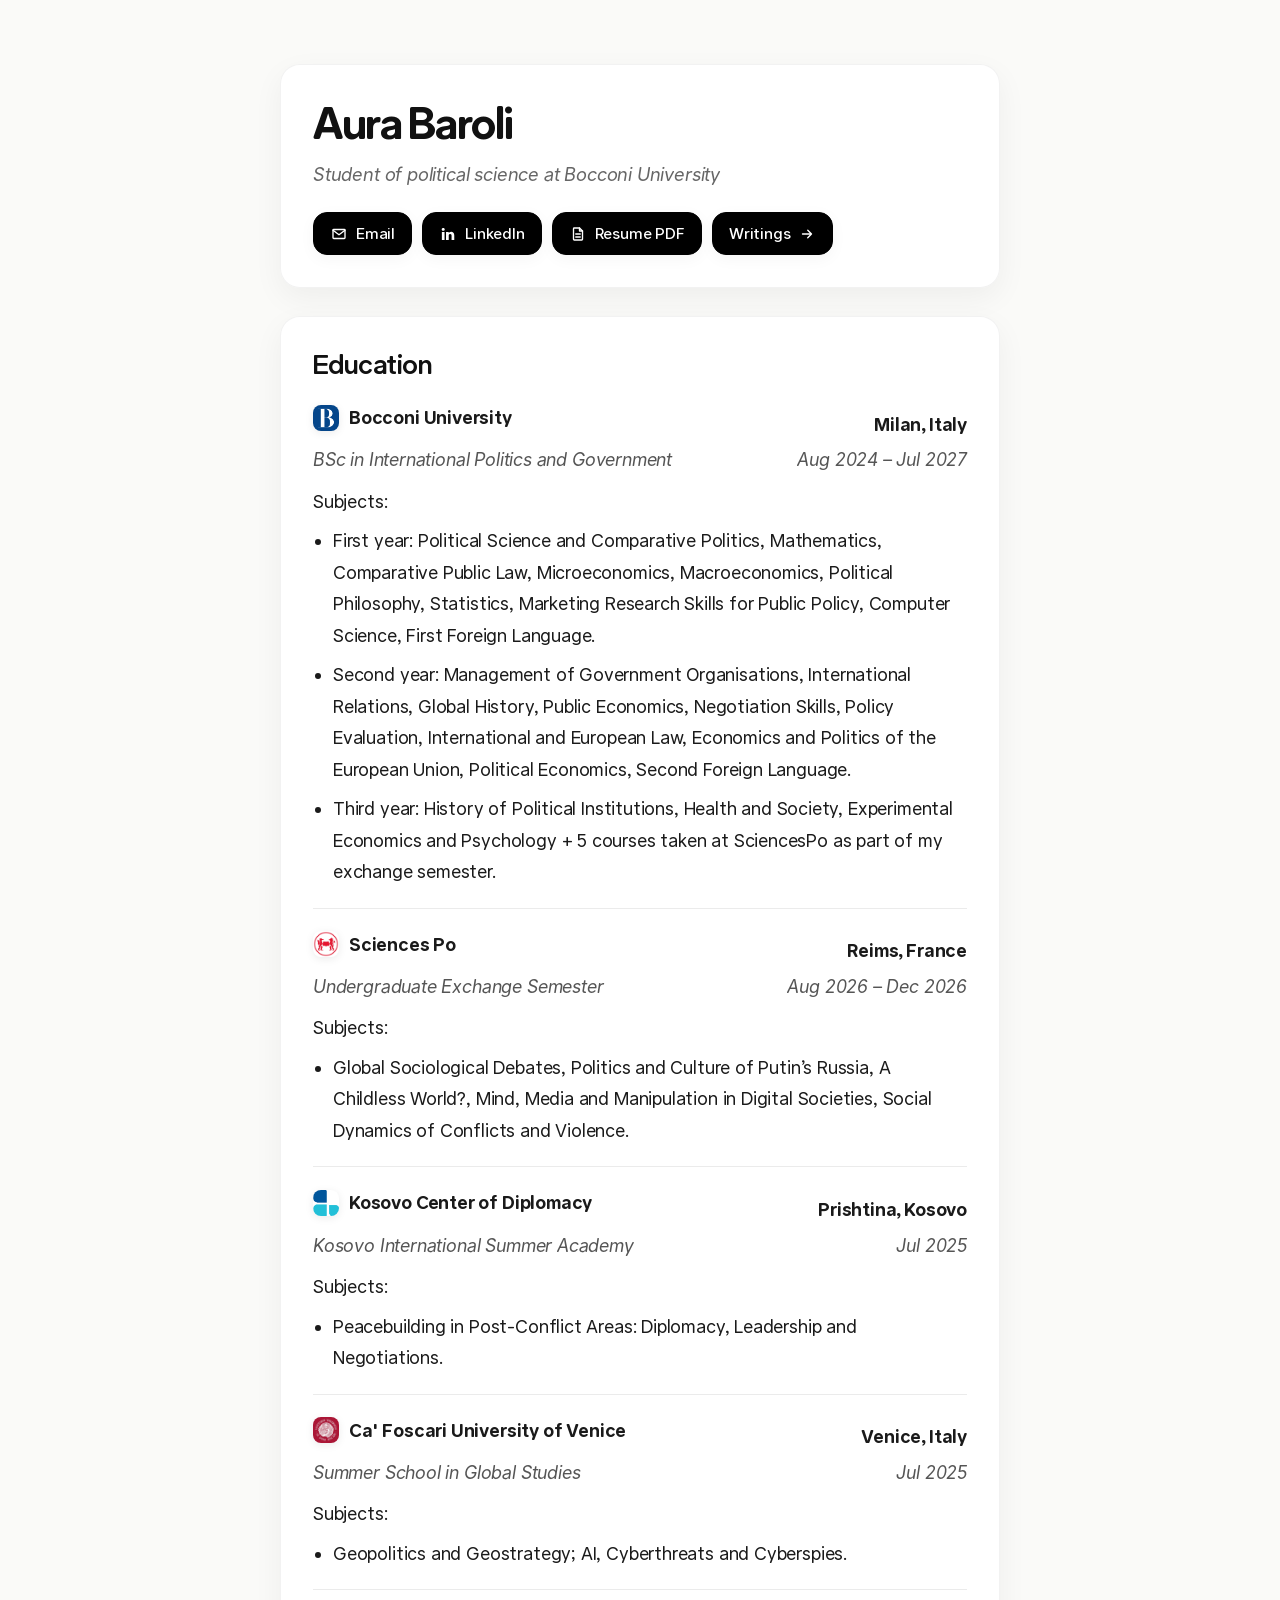
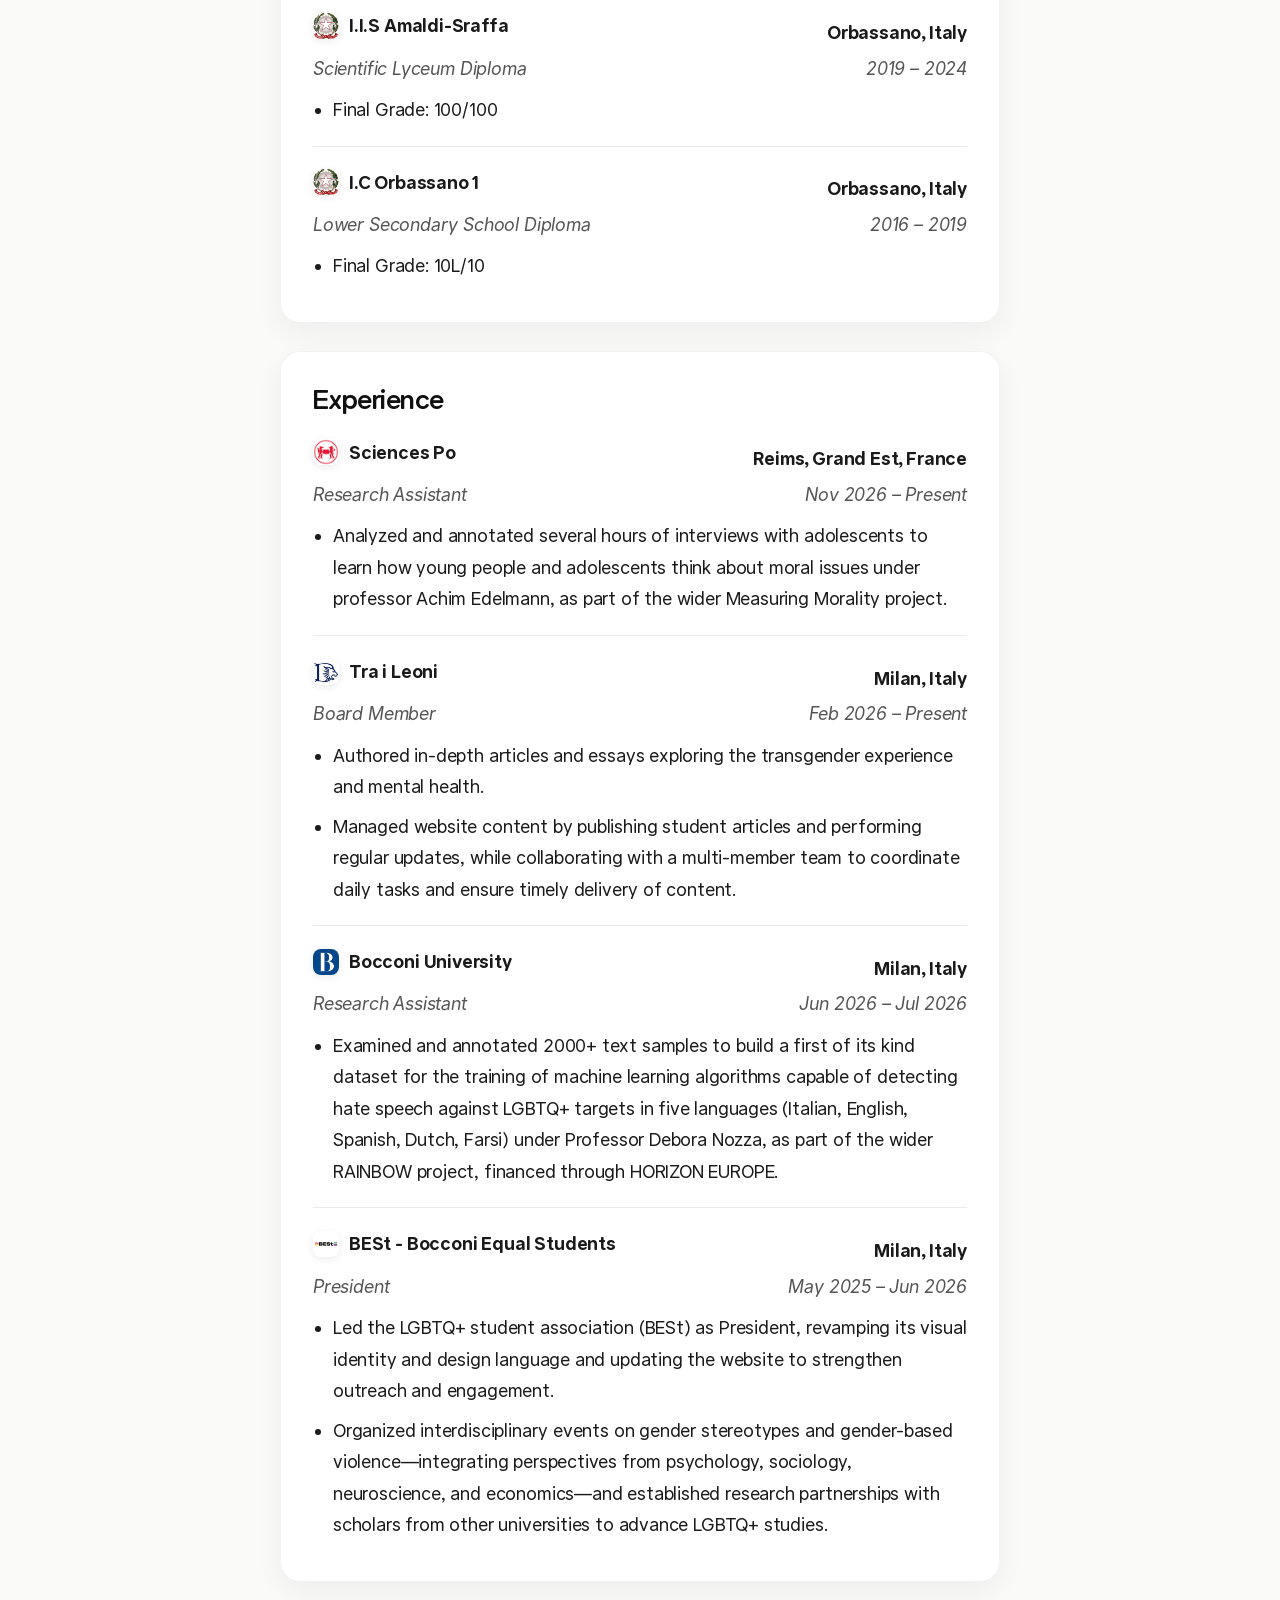
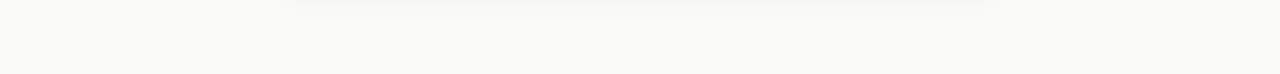
<file: index.html>
<!DOCTYPE html>
<html lang="en">
<head>
  <meta charset="UTF-8">
  <meta name="viewport" content="width=device-width, initial-scale=1.0">
  <title>Aura Baroli</title>
  <meta name="description" content="Aura Baroli portfolio and resume website">
  <link rel="stylesheet" href="style.css">

  <!--
  LinkedIn glyph adapted from Bootstrap Icons: https://icons.getbootstrap.com/icons/linkedin/
  MIT License
  Copyright (c) The Bootstrap Authors.

  Permission is hereby granted, free of charge, to any person obtaining a copy
  of this software and associated documentation files (the "Software"), to deal
  in the Software without restriction, including without limitation the rights
  to use, copy, modify, merge, publish, distribute, sublicense, and/or sell
  copies of the Software, and to permit persons to whom the Software is
  furnished to do so, subject to the following conditions:

  The above copyright notice and this permission notice shall be included in
  all copies or substantial portions of the Software.

  THE SOFTWARE IS PROVIDED "AS IS", WITHOUT WARRANTY OF ANY KIND, EXPRESS OR
  IMPLIED, INCLUDING BUT NOT LIMITED TO THE WARRANTIES OF MERCHANTABILITY,
  FITNESS FOR A PARTICULAR PURPOSE AND NONINFRINGEMENT. IN NO EVENT SHALL THE
  AUTHORS OR COPYRIGHT HOLDERS BE LIABLE FOR ANY CLAIM, DAMAGES OR OTHER
  LIABILITY, WHETHER IN AN ACTION OF CONTRACT, TORT OR OTHERWISE, ARISING FROM,
  OUT OF OR IN CONNECTION WITH THE SOFTWARE OR THE USE OR OTHER DEALINGS IN
  THE SOFTWARE.
  -->
</head>
<body class="homepage">
  <a class="skip-link" href="#main">Skip to content</a>
  <main id="main" class="container">

    <section class="card hero">
      <h1>Aura Baroli</h1>
      <p class="tagline">Student of political science at Bocconi University</p>

      <nav class="links" aria-label="Contact and portfolio">
        <a class="button" href="mailto:aura@aurabaroli.com">
          <svg class="button-icon" width="18" height="18" viewBox="0 0 24 24"
               aria-hidden="true" focusable="false">
            <rect x="4" y="6" width="16" height="12" rx="1"/>
            <path d="m4 7 8 6 8-6"/>
          </svg>
          <span>Email</span>
        </a>

        <a class="button" href="https://linkedin.com/in/aura-baroli"
           target="_blank" rel="noopener noreferrer">
          <svg class="button-icon linkedin-logo" width="18" height="18" viewBox="0 0 16 16"
               aria-hidden="true" focusable="false">
            <path d="M4.943 13.394V6.169H2.542v7.225zM3.743 5.182c.837 0 1.358-.554 1.358-1.248-.015-.709-.52-1.248-1.342-1.248S2.4 3.226 2.4 3.934c0 .694.521 1.248 1.327 1.248zm4.908 8.212V9.359c0-.216.016-.432.08-.586.173-.431.568-.878 1.232-.878.869 0 1.216.662 1.216 1.634v3.865h2.401V9.25c0-2.22-1.184-3.252-2.764-3.252-1.274 0-1.845.7-2.165 1.193v.025h-.016l.016-.025V6.17h-2.4c.03.678 0 7.225 0 7.225z"/>
          </svg>
          <span>LinkedIn</span>
        </a>

        <a class="button" href="resume.pdf"
           target="_blank" rel="noopener noreferrer">
          <svg class="button-icon" width="18" height="18" viewBox="0 0 24 24"
               aria-hidden="true" focusable="false">
            <path d="M14 4H7a1 1 0 0 0-1 1v14a1 1 0 0 0 1 1h10a1 1 0 0 0 1-1V8Z"/>
            <path d="M14 4v4h4M9 12h6M9 16h6"/>
          </svg>
          <span>Resume PDF</span>
        </a>

        <a class="button" href="writings.html">
          <span>Writings</span>
          <svg class="button-icon" width="18" height="18" viewBox="0 0 24 24"
               aria-hidden="true" focusable="false">
            <path d="M6 12h12m-5-5 5 5-5 5"/>
          </svg>
        </a>
      </nav>
    </section>

    <section class="card">
      <h2>Education</h2>

      <div class="entry">
        <div class="entry-row top">
          <div class="entry-left entry-with-logo">
            <img src="images/Bocconi.jpeg" alt="Bocconi University logo" class="entry-logo">
            <span>Bocconi University</span>
          </div>
          <span class="entry-right">Milan, Italy</span>
        </div>
        <div class="entry-row bottom">
          <span class="entry-left">BSc in International Politics and Government</span>
          <span class="entry-right">Aug 2024 – Jul 2027</span>
        </div>
        <div class="entry-details">
          <span>Subjects:</span>
          <ul>
            <li>First year: Political Science and Comparative Politics, Mathematics, Comparative Public Law, Microeconomics, Macroeconomics, Political Philosophy, Statistics, Marketing Research Skills for Public Policy, Computer Science, First Foreign Language.</li>
            <li>Second year: Management of Government Organisations, International Relations, Global History, Public Economics, Negotiation Skills, Policy Evaluation, International and European Law, Economics and Politics of the European Union, Political Economics, Second Foreign Language. </li>
            <li>Third year: History of Political Institutions, Health and Society, Experimental Economics and Psychology + 5 courses taken at SciencesPo as part of my exchange semester. </li>
          </ul>
        </div>
      </div>

      <div class="entry">
        <div class="entry-row top">
          <div class="entry-left entry-with-logo">
            <img src="images/SciencesPo.jpeg" alt="SciencesPo logo" class="entry-logo">
            <span>Sciences Po</span>
          </div>
          <span class="entry-right">Reims, France</span>
        </div>
        <div class="entry-row bottom">
          <span class="entry-left">Undergraduate Exchange Semester</span>
          <span class="entry-right">Aug 2026 – Dec 2026</span>
        </div>
        <div class="entry-details">
          <span>Subjects:</span>
          <ul>
            <li>Global Sociological Debates, Politics and Culture of Putin’s Russia, A Childless World?, Mind, Media and Manipulation in Digital Societies, Social Dynamics of Conflicts and Violence.</li>
          </ul>
        </div>
      </div>

      <div class="entry">
        <div class="entry-row top">
          <div class="entry-left entry-with-logo">
            <img src="images/KCD.jpeg" alt="Kosovo Center of Diplomacy logo" class="entry-logo">
            <span>Kosovo Center of Diplomacy</span>
          </div>
          <span class="entry-right">Prishtina, Kosovo</span>
        </div>
        <div class="entry-row bottom">
          <span class="entry-left">Kosovo International Summer Academy</span>
          <span class="entry-right">Jul 2025</span>
        </div>
        <div class="entry-details">
          <span>Subjects:</span>
          <ul>
            <li>Peacebuilding in Post-Conflict Areas: Diplomacy, Leadership and Negotiations.</li>
          </ul>
        </div>
      </div>

      <div class="entry">
        <div class="entry-row top">
          <div class="entry-left entry-with-logo">
            <img src="images/Cafoscari.jpeg" alt="Ca Foscari logo" class="entry-logo">
            <span>Ca' Foscari University of Venice</span>
          </div>
          <span class="entry-right">Venice, Italy</span>
        </div>
        <div class="entry-row bottom">
          <span class="entry-left">Summer School in Global Studies</span>
          <span class="entry-right">Jul 2025</span>
        </div>
        <div class="entry-details">
          <span>Subjects:</span>
          <ul>
            <li>Geopolitics and Geostrategy; AI, Cyberthreats and Cyberspies.</li>
          </ul>
        </div>
      </div>

      <div class="entry">
        <div class="entry-row top">
          <div class="entry-left entry-with-logo">
            <img src="images/Rep-Italiana.jpeg" alt="Italian Republic Coat of Arms" class="entry-logo">
            <span>I.I.S Amaldi-Sraffa</span>
          </div>
          <span class="entry-right">Orbassano, Italy</span>
        </div>
        <div class="entry-row bottom">
          <span class="entry-left">Scientific Lyceum Diploma</span>
          <span class="entry-right">2019 – 2024</span>
        </div>
        <div class="entry-details">
          <ul>
            <li>Final Grade: 100/100</li>
          </ul>
        </div>
      </div>

      <div class="entry">
        <div class="entry-row top">
          <div class="entry-left entry-with-logo">
            <img src="images/Rep-Italiana.jpeg" alt="Italian Republic Coat of Arms" class="entry-logo">
            <span>I.C Orbassano 1</span>
          </div>
          <span class="entry-right">Orbassano, Italy</span>
        </div>
        <div class="entry-row bottom">
          <span class="entry-left">Lower Secondary School Diploma</span>
          <span class="entry-right">2016 – 2019</span>
        </div>
        <div class="entry-details">
          <ul>
            <li>Final Grade: 10L/10</li>
          </ul>
        </div>
      </div>
    </section>

    <section class="card">
      <h2>Experience</h2>

      <div class="entry">
        <div class="entry-row top">
          <div class="entry-left entry-with-logo">
            <img src="images/SciencesPo.jpeg" alt="SciencesPo logo" class="entry-logo">
            <span>Sciences Po</span>
          </div>
          <span class="entry-right">Reims, Grand Est, France</span>
        </div>
        <div class="entry-row bottom">
          <span class="entry-left">Research Assistant</span>
          <span class="entry-right">Nov 2026 – Present</span>
        </div>
        <div class="entry-details">
          <ul>
            <li>Analyzed and annotated several hours of interviews with adolescents to learn how young people and adolescents think about moral issues under professor Achim Edelmann, as part of the wider Measuring Morality project.</li>
          </ul>
        </div>
      </div>

      <div class="entry">
        <div class="entry-row top">
          <div class="entry-left entry-with-logo">
            <img src="images/Tra i Leoni.jpeg" alt="Tra i Leoni logo" class="entry-logo">
            <span>Tra i Leoni</span>
          </div>
          <span class="entry-right">Milan, Italy</span>
        </div>
        <div class="entry-row bottom">
          <span class="entry-left">Board Member</span>
          <span class="entry-right">Feb 2026 – Present</span>
        </div>
        <div class="entry-details">
          <ul>
            <li>Authored in-depth articles and essays exploring the transgender experience and mental health.</li>
            <li>Managed website content by publishing student articles and performing regular updates, while collaborating with a multi-member team to coordinate daily tasks and ensure timely delivery of content.</li>
          </ul>
        </div>
      </div>

      <div class="entry">
        <div class="entry-row top">
          <div class="entry-left entry-with-logo">
            <img src="images/Bocconi.jpeg" alt="Bocconi University logo" class="entry-logo">
            <span>Bocconi University</span>
          </div>
          <span class="entry-right">Milan, Italy</span>
        </div>
        <div class="entry-row bottom">
          <span class="entry-left">Research Assistant</span>
          <span class="entry-right">Jun 2026 – Jul 2026</span>
        </div>
        <div class="entry-details">
          <ul>
            <li>Examined and annotated 2000+ text samples to build a first of its kind dataset for the training of machine learning algorithms capable of detecting hate speech against LGBTQ+ targets in five languages (Italian, English, Spanish, Dutch, Farsi) under Professor Debora Nozza, as part of the wider RAINBOW project, financed through HORIZON EUROPE.</li>
          </ul>
        </div>
      </div>

      <div class="entry">
        <div class="entry-row top">
          <div class="entry-left entry-with-logo">
            <img src="images/BESt.jpeg" alt="BESt logo" class="entry-logo">
            <span>BESt - Bocconi Equal Students</span>
          </div>
          <span class="entry-right">Milan, Italy</span>
        </div>
        <div class="entry-row bottom">
          <span class="entry-left">President</span>
          <span class="entry-right">May 2025 – Jun 2026</span>
        </div>
        <div class="entry-details">
          <ul>
            <li>Led the LGBTQ+ student association (BESt) as President, revamping its visual identity and design language and updating the website to strengthen outreach and engagement.</li>
            <li>Organized interdisciplinary events on gender stereotypes and gender-based violence—integrating perspectives from psychology, sociology, neuroscience, and economics—and established research partnerships with scholars from other universities to advance LGBTQ+ studies.</li>
          </ul>
        </div>
      </div>
    </section>
  </main>
</body>
</html>
</file>
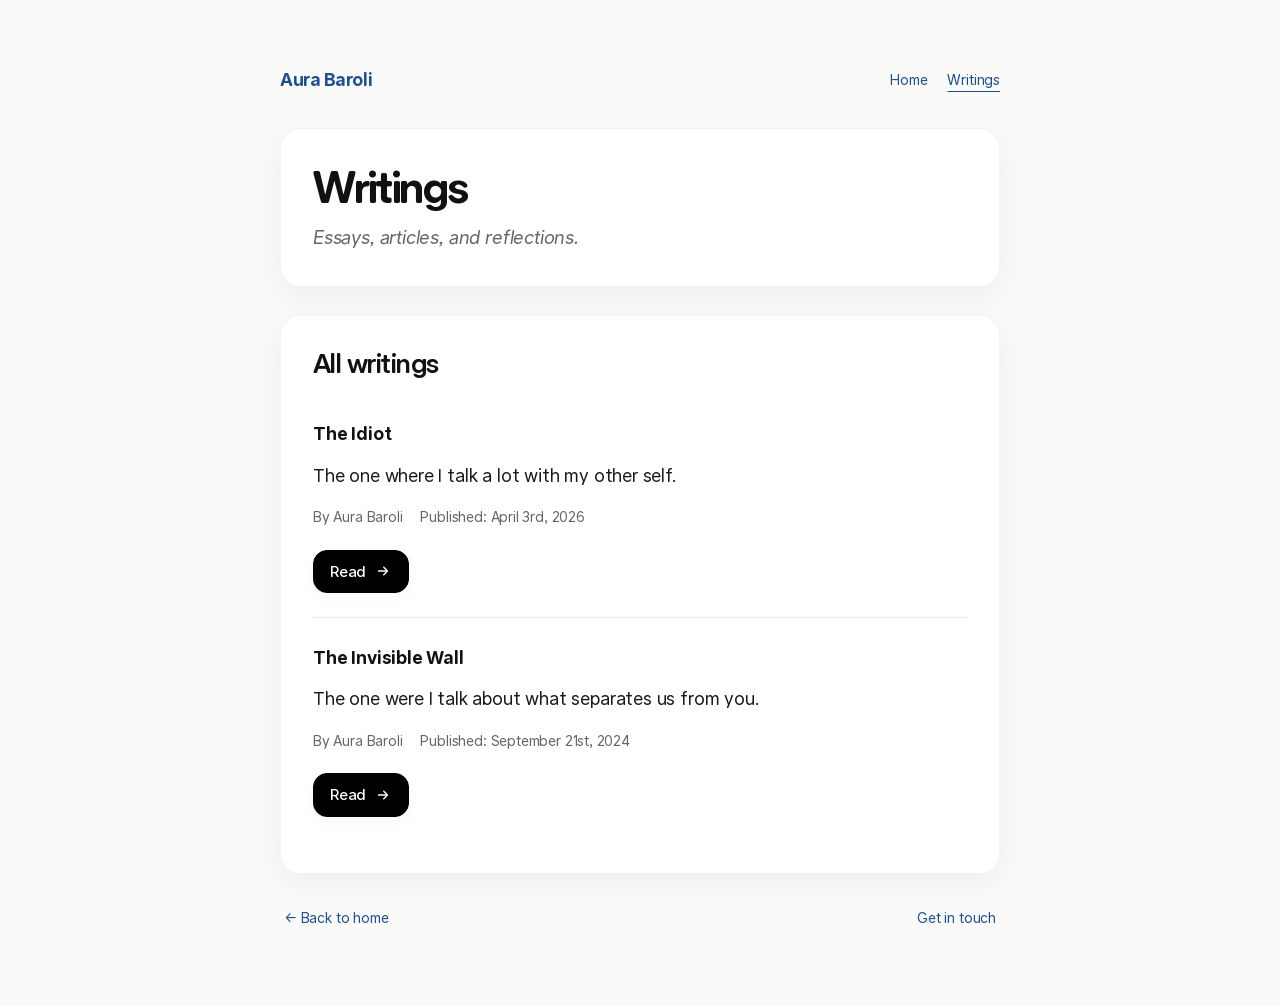
<file: writings.html>
<!DOCTYPE html>
<html lang="en">
<head>
  <meta charset="UTF-8">
  <meta name="viewport" content="width=device-width, initial-scale=1.0">
  <title>Writings · Aura Baroli</title>
  <meta name="description" content="Essays, articles, and reflections by Aura Baroli.">
  <link rel="stylesheet" href="style.css">
  <link rel="stylesheet" href="writings.css">
</head>
<body class="writings-page">
  <a class="skip-link" href="#main">Skip to content</a>
  <div class="container">
    <header class="writing-site-header">
      <a class="writing-site-name" href="index.html">Aura Baroli</a>
      <nav aria-label="Main navigation">
        <a href="index.html">Home</a>
        <a href="writings.html" aria-current="page">Writings</a>
      </nav>
    </header>

    <main id="main">
      <section class="card hero writing-intro" aria-labelledby="page-title">
        <h1 id="page-title">Writings</h1>
        <p class="tagline">Essays, articles, and reflections.</p>
      </section>

      <section class="card writing-directory" aria-labelledby="directory-title">
        <h2 id="directory-title">All writings</h2>
        <ul class="writing-list">

          <!-- To add a writing, copy this entire <li> and edit its content,
               author, publication date, link, and the Read button's aria-label. -->
          <li>
            <article class="writing-entry">
              <h3>The Idiot</h3>
              <p>The one where I talk a lot with my other self.</p>

              <p class="writing-entry-meta">
                <span>By Aura Baroli</span>
                <span>Published:<time datetime="2026-04-03"> April 3rd, 2026</time></span>
              </p>

              <a class="button"
                 href="writings/the-idiot.html"
                 aria-label="Read The Idiot">
                <span>Read</span>
                <svg class="button-icon" width="18" height="18" viewBox="0 0 24 24"
                     aria-hidden="true" focusable="false">
                  <path d="M6 12h12m-5-5 5 5-5 5"/>
                </svg>
              </a>
            </article>
          </li>

          <li>
            <article class="writing-entry">
              <h3>The Invisible Wall</h3>
              <p>The one were I talk about what separates us from you.</p>

              <p class="writing-entry-meta">
                <span>By Aura Baroli</span>
                <span>Published:<time datetime="2024-09-21"> September 21st, 2024</time></span>
              </p>

              <a class="button"
                 href="writings/the-invisible wall.html"
                 aria-label="Read The Invisible Wall">
                <span>Read</span>
                <svg class="button-icon" width="18" height="18" viewBox="0 0 24 24"
                     aria-hidden="true" focusable="false">
                  <path d="M6 12h12m-5-5 5 5-5 5"/>
                </svg>
              </a>
            </article>
          </li>

        </ul>
      </section>
    </main>

    <footer class="writing-footer">
      <a href="index.html">← Back to home</a>
      <a href="mailto:aura@aurabaroli.com">Get in touch</a>
    </footer>
  </div>
</body>
</html>
</file>
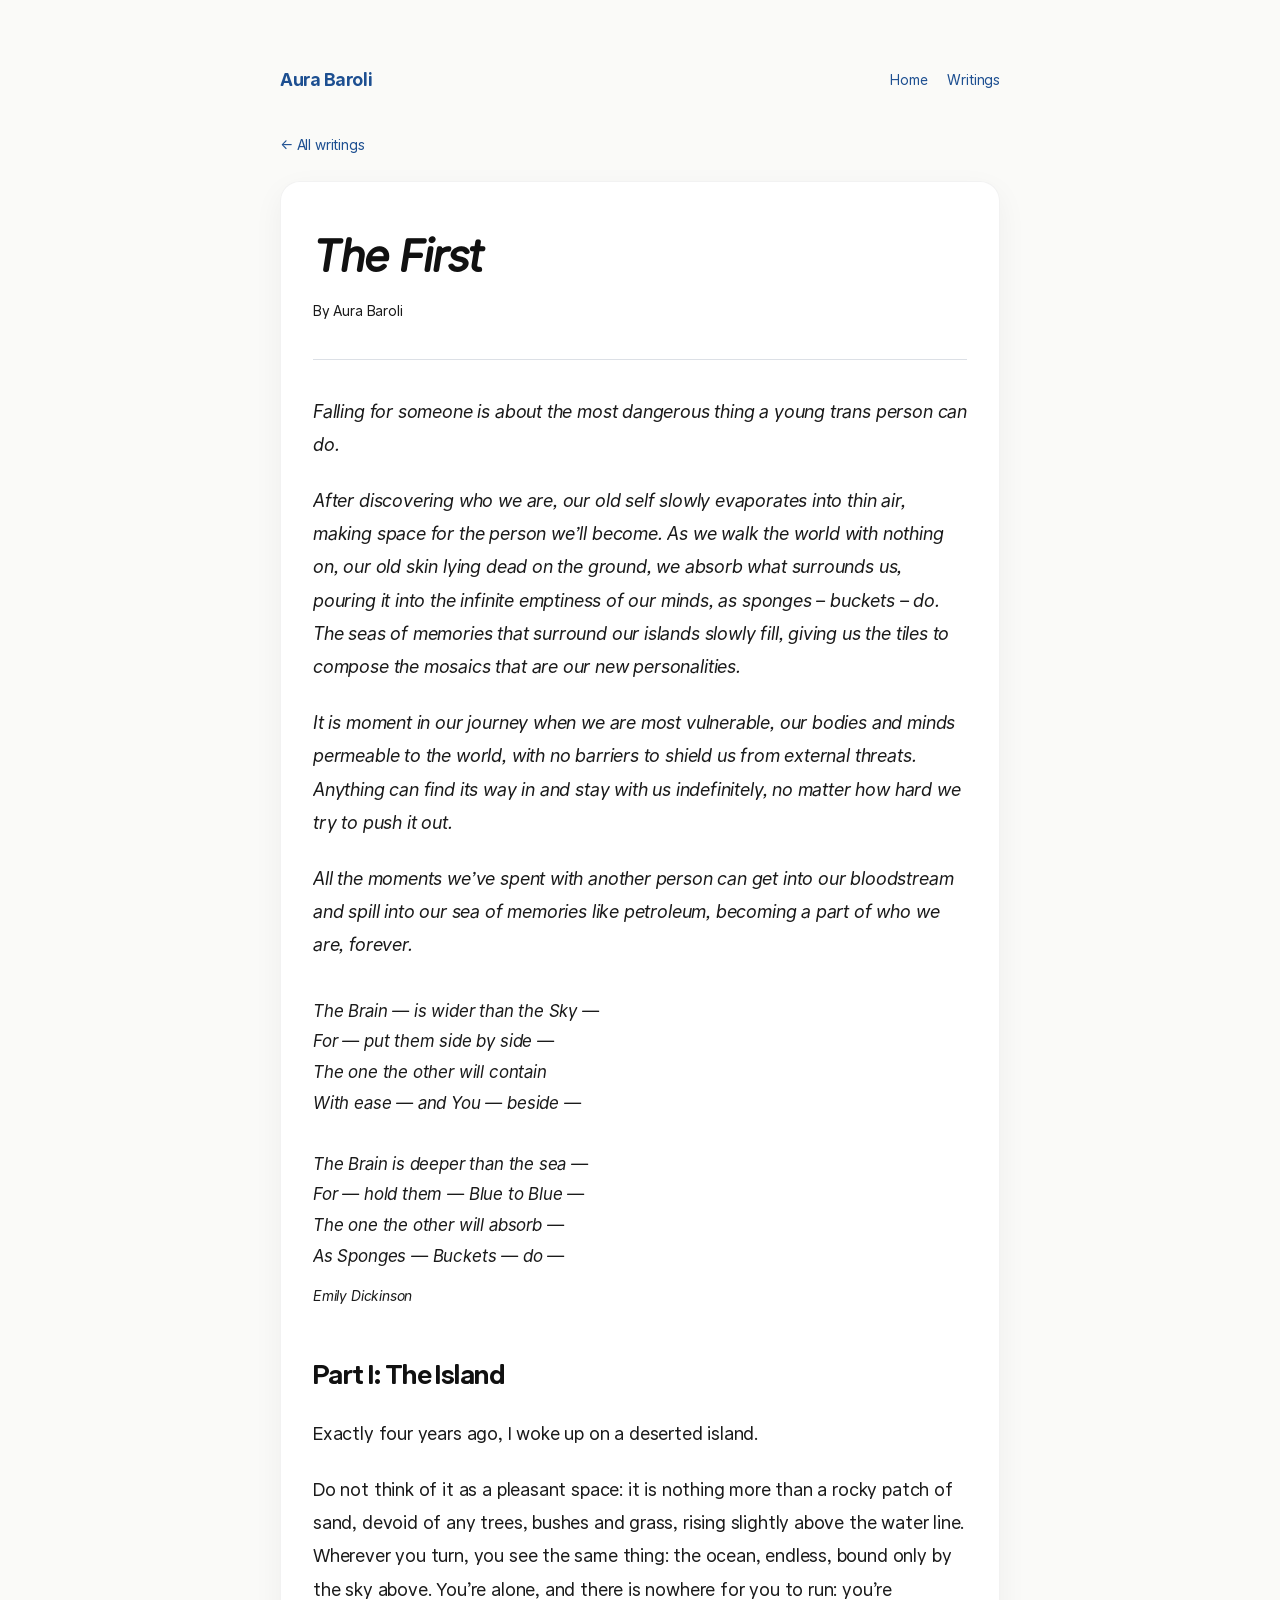
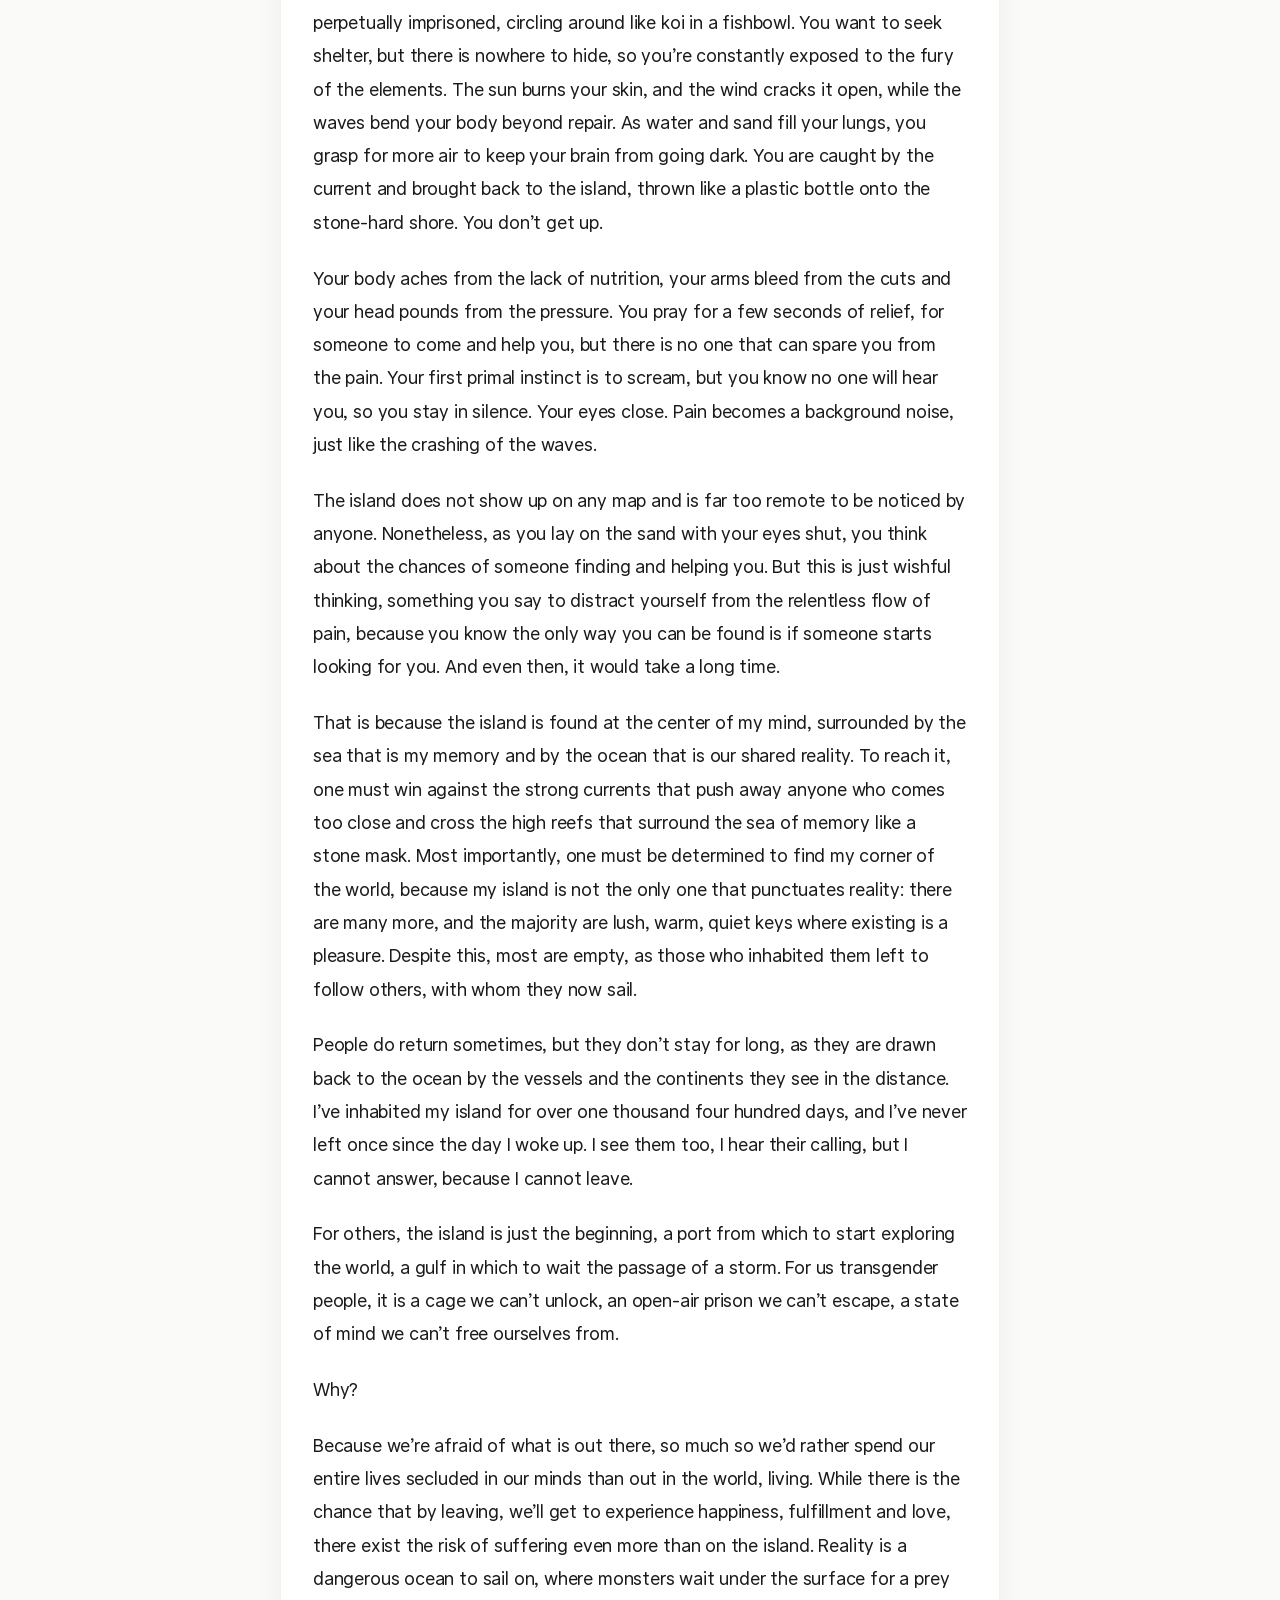
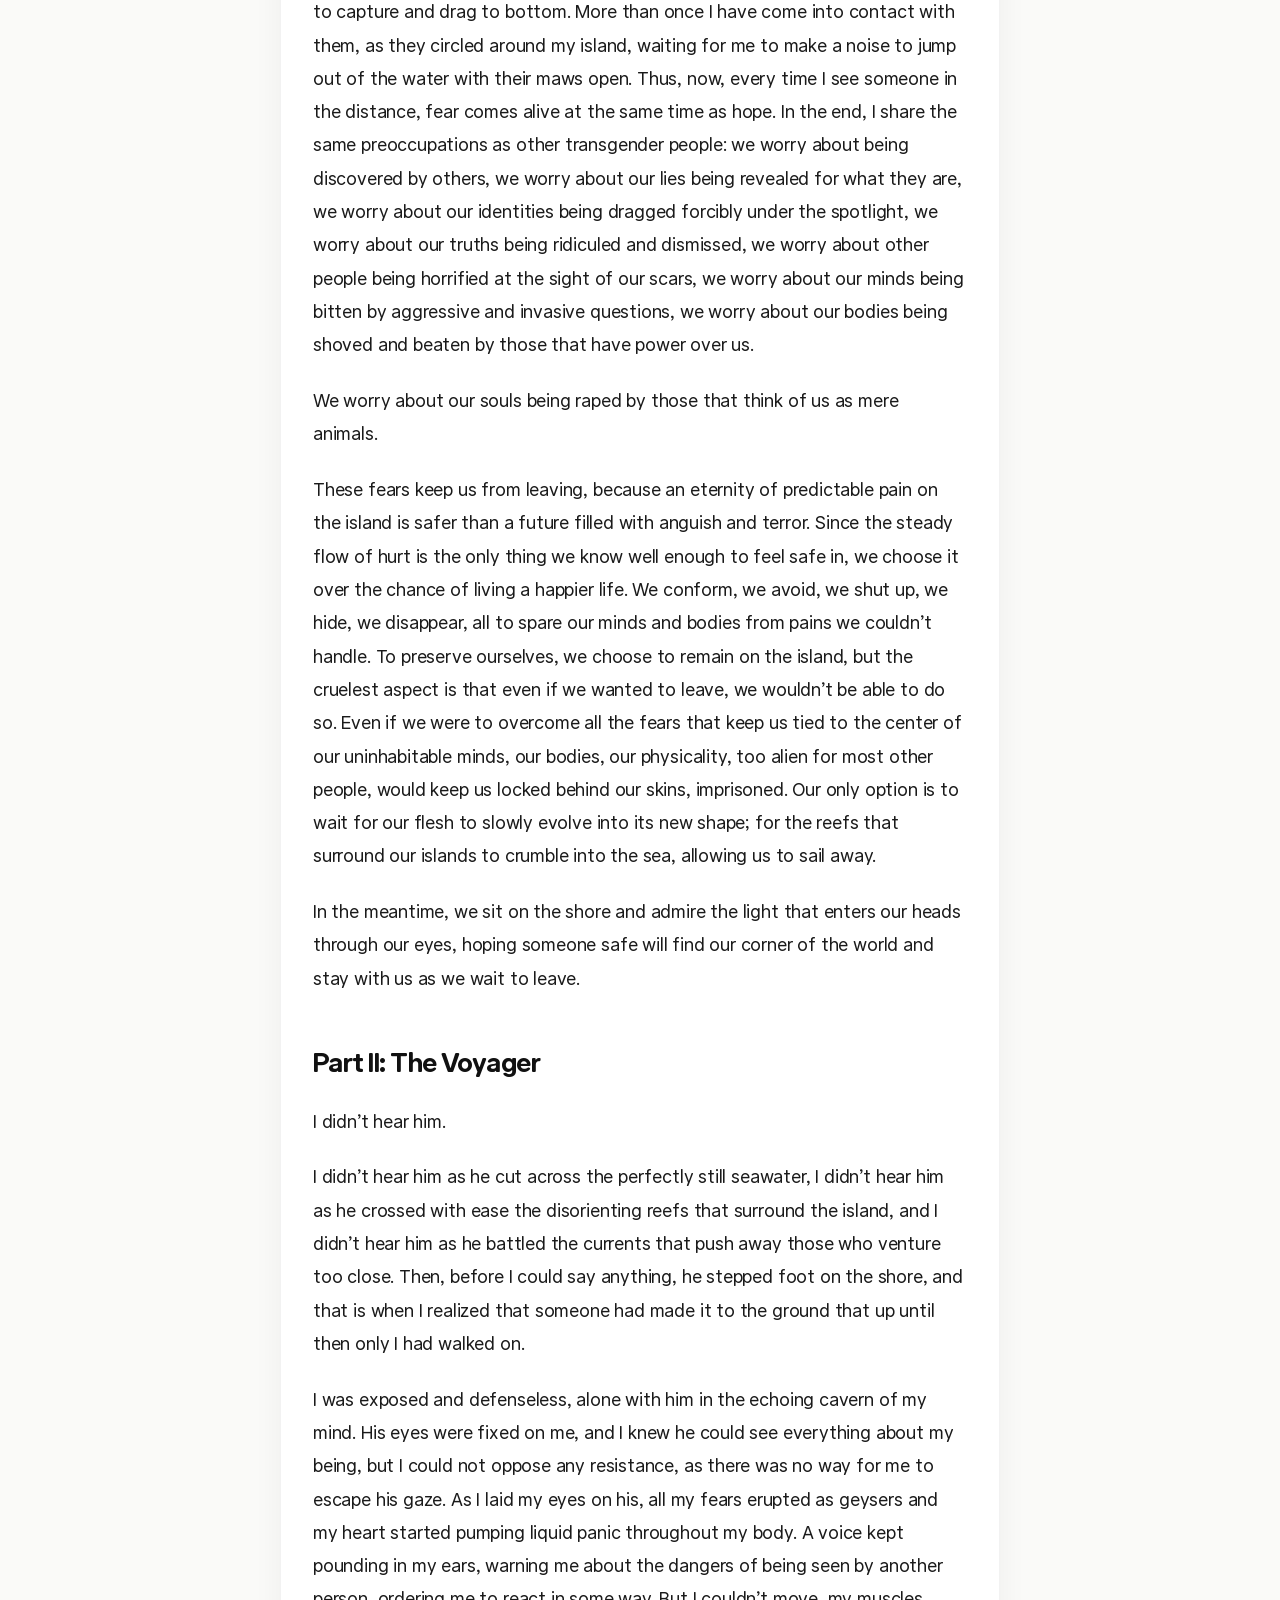
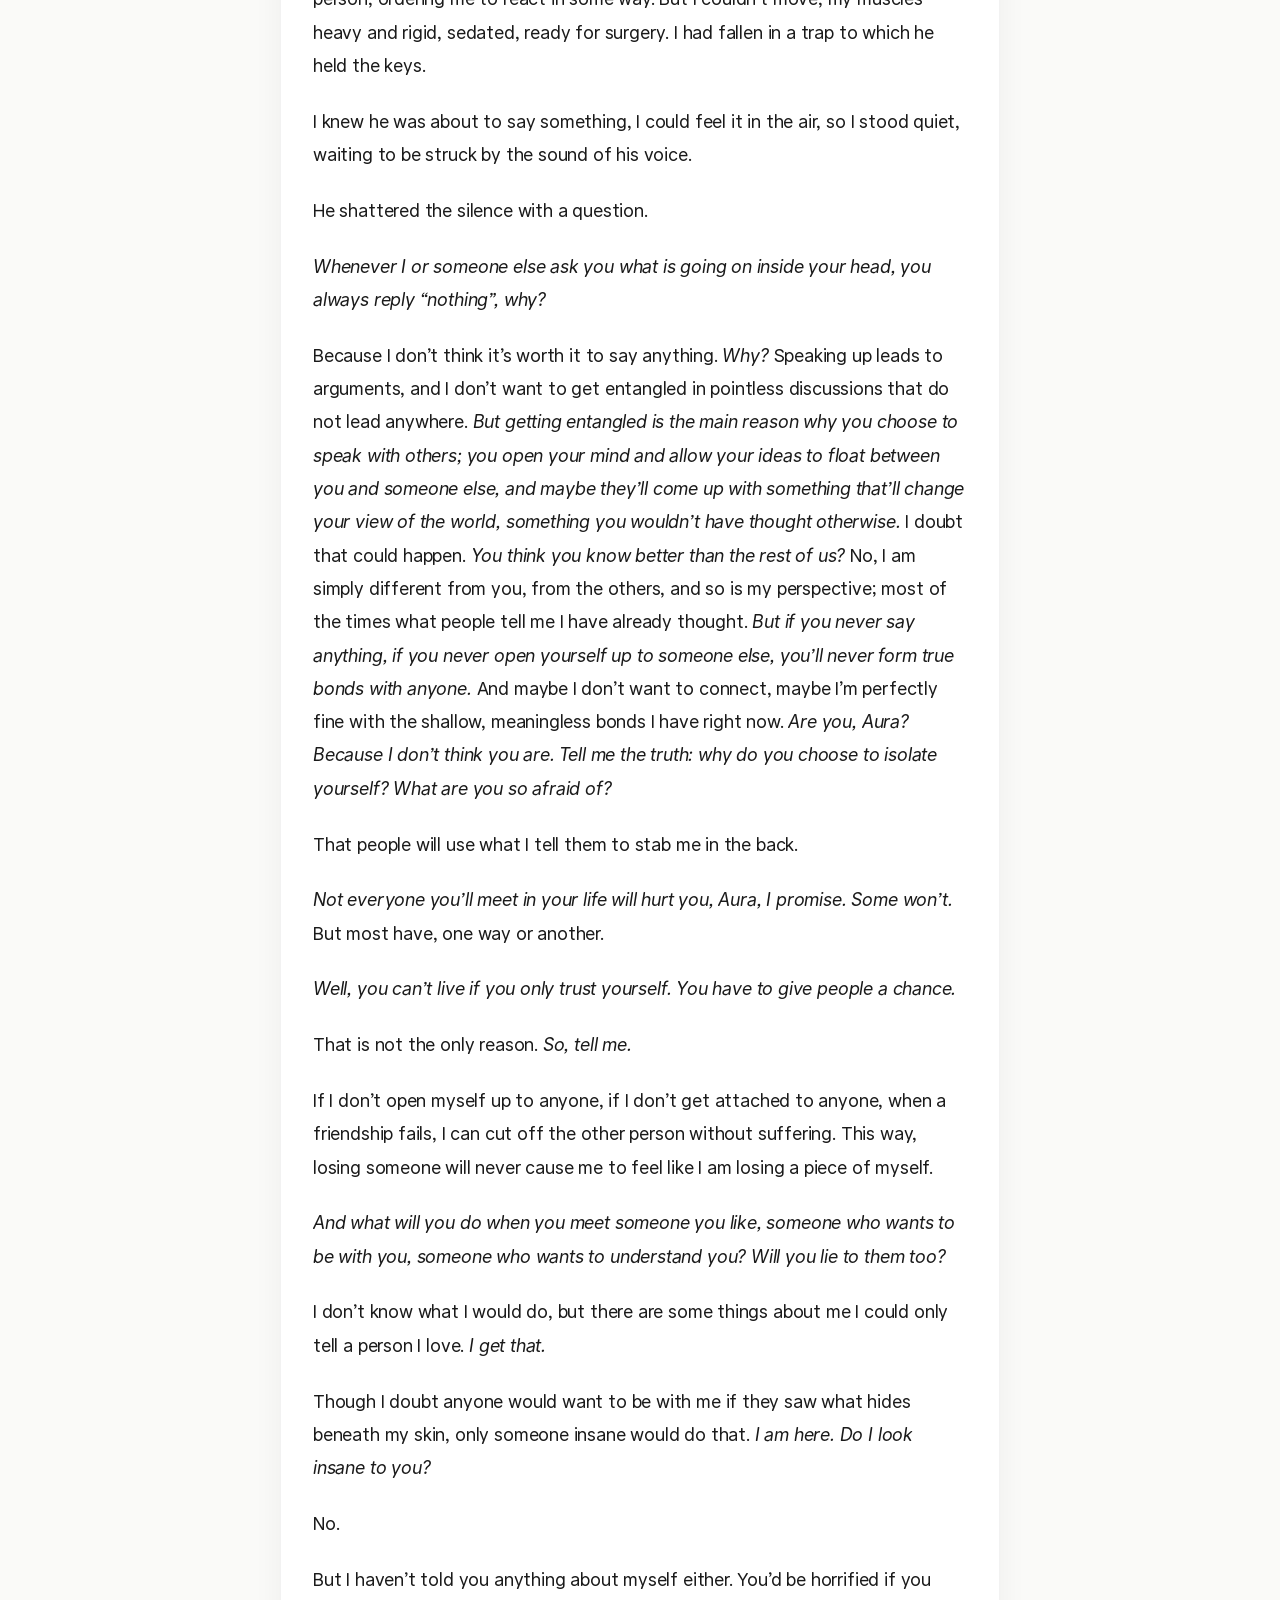
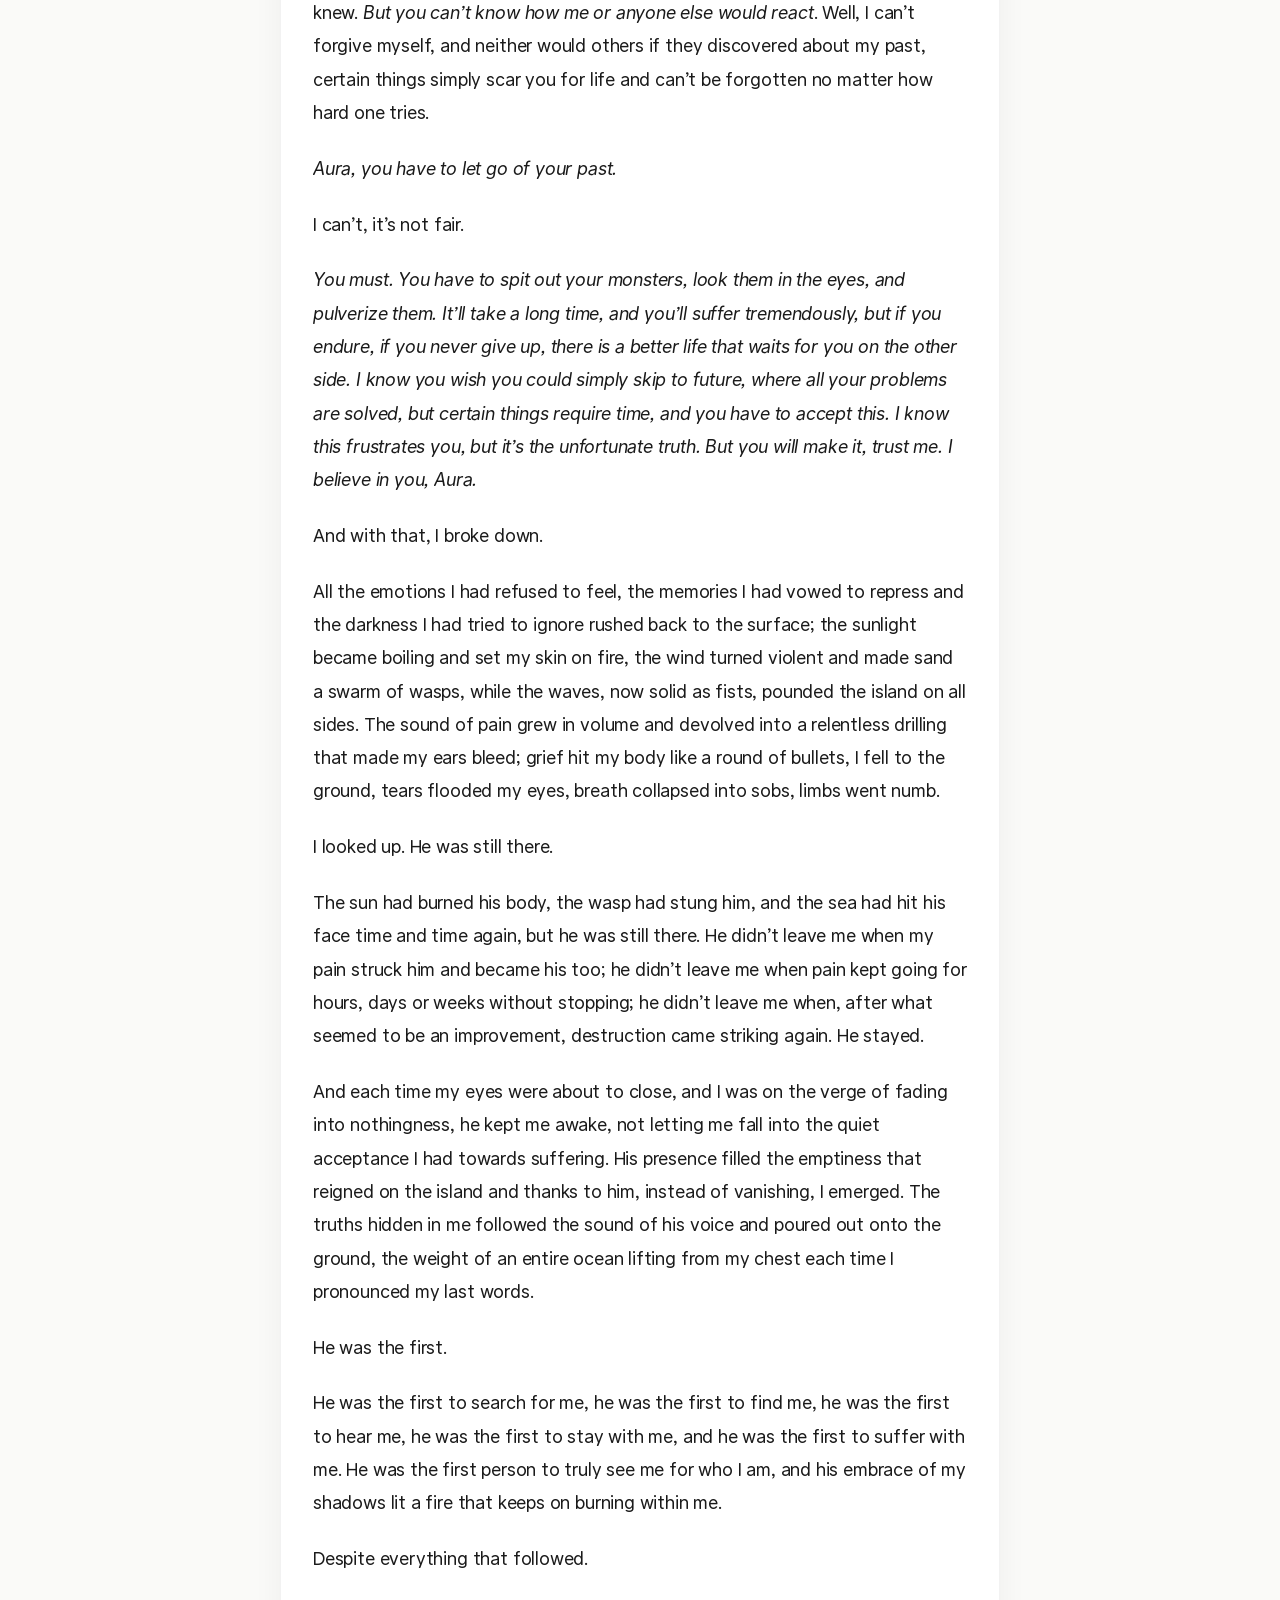
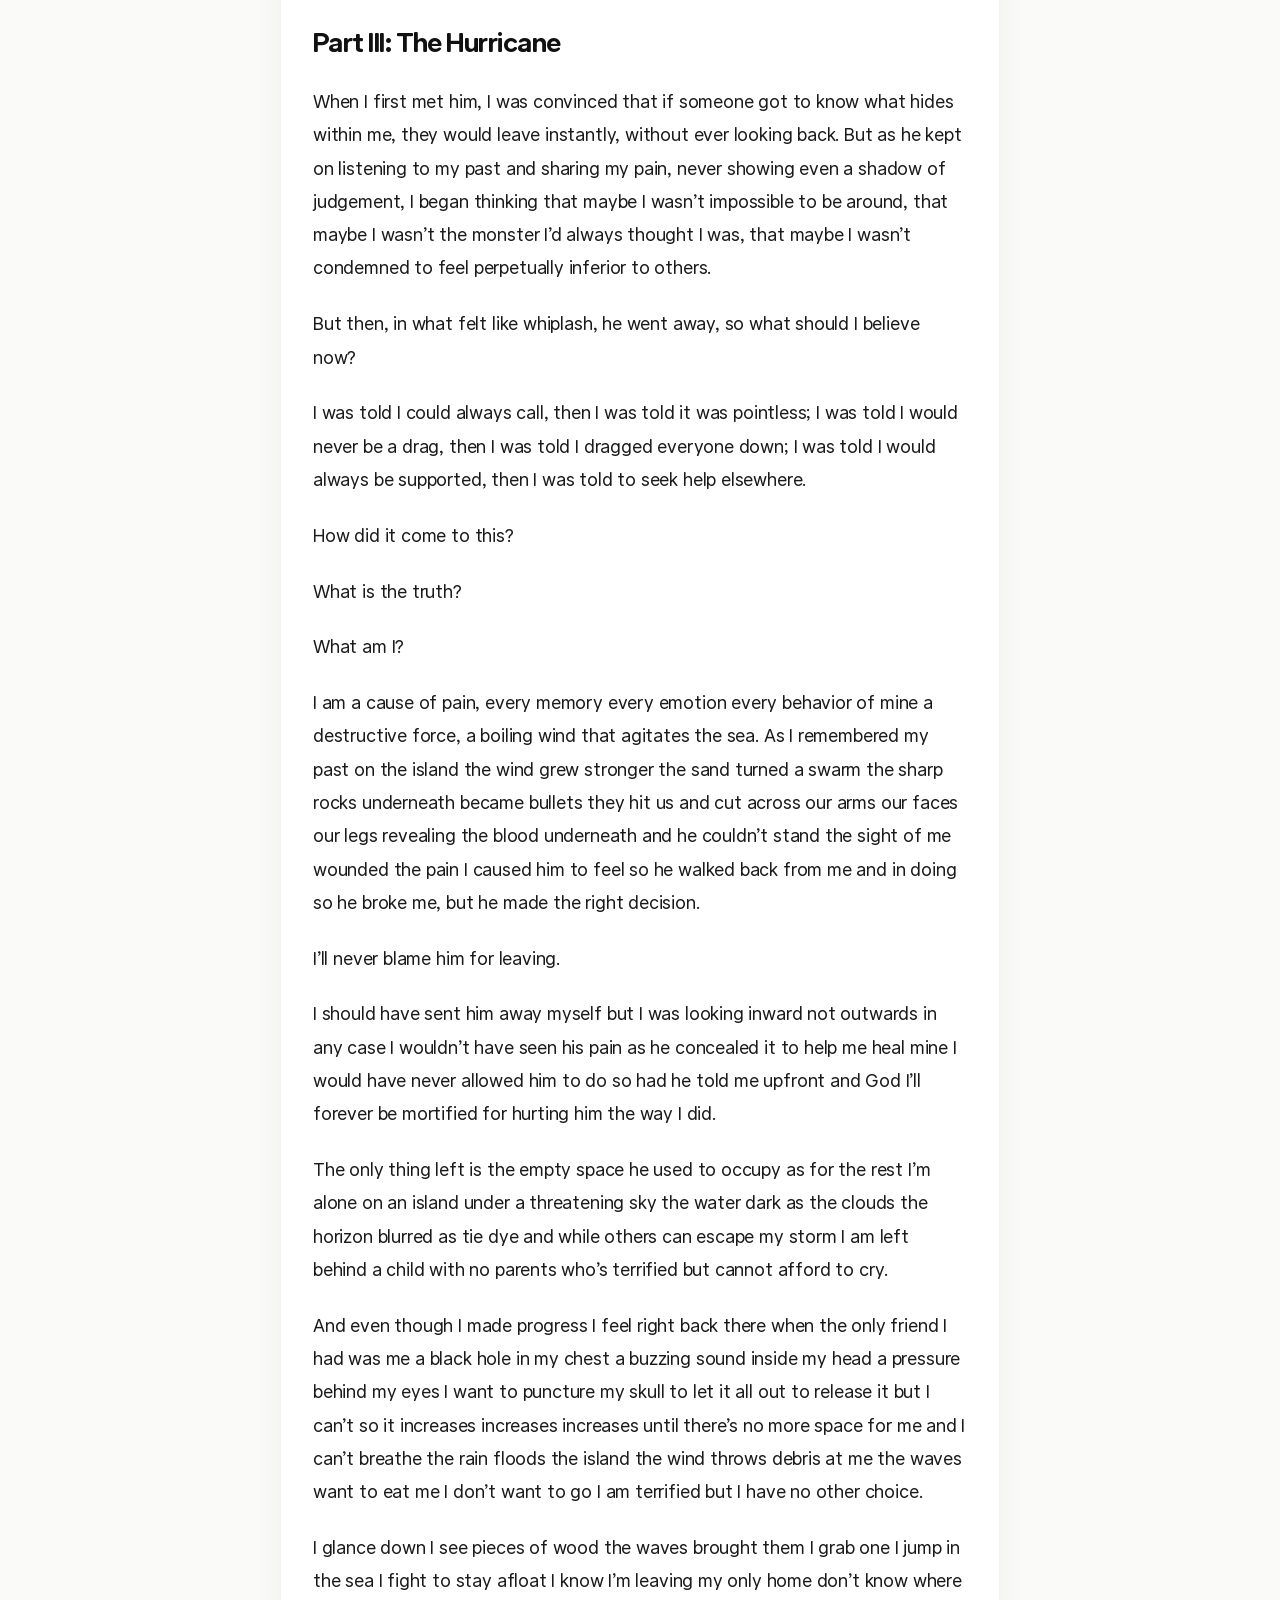
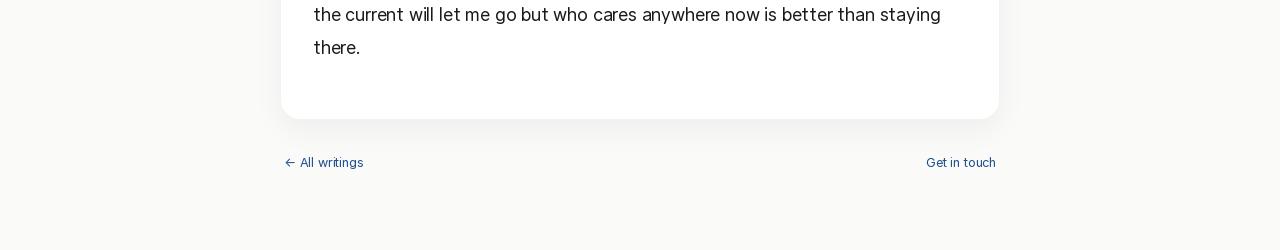
<file: writings/the-first.html>
<!DOCTYPE html>
<html lang="en">
<head>
  <meta charset="UTF-8">
  <meta name="viewport" content="width=device-width, initial-scale=1.0">
  <title>The First · Aura Baroli</title>
  <meta name="description" content="The First, a personal piece by Aura Baroli.">
  <meta name="author" content="Aura Baroli">
  <link href="https://fonts.googleapis.com/css2?family=Inter:wght@400;500;600;700&amp;display=swap" rel="stylesheet">
  <link rel="stylesheet" href="../style.css">
  <style>
@layer writings-defaults {
  body.writings-page {
    margin: 0;
    background: #f6f7f9;
    color: #252a34;
    font-family: "Inter", system-ui, sans-serif;
    font-size: 16px;
    line-height: 1.65;
  }

  .writings-page .container {
    width: min(880px, calc(100% - 40px));
    margin: 0 auto;
    padding: 36px 0;
  }

  .writings-page .card {
    margin-bottom: 24px;
    padding: 36px;
    background: #fff;
    border: 1px solid #e3e6eb;
    border-radius: 16px;
  }

  .writings-page h1 {
    margin: 0 0 12px;
    font-size: clamp(2rem, 5vw, 2.75rem);
    line-height: 1.15;
    letter-spacing: -0.04em;
  }

  .writings-page h2 { font-size: 1.25rem; }
  .writings-page .tagline { margin: 0; }
  .writings-page a { color: inherit; }
}

.writings-page *, .writings-page *::before, .writings-page *::after {
  box-sizing: border-box;
}

.writing-site-header, .writing-site-header nav, .writing-footer {
  display: flex;
  align-items: center;
  justify-content: space-between;
  gap: 24px;
}

.writing-site-header { margin-bottom: 32px; }
.writing-site-name { font-weight: 700; letter-spacing: -0.025em; }
.writing-site-header a, .writing-footer a { text-decoration: none; }
.writing-site-header nav { gap: 20px; font-size: 0.875rem; }
.writing-site-header a[aria-current="page"] { text-decoration: underline; text-underline-offset: 6px; }
.writing-site-header a:hover, .writing-footer a:hover { text-decoration: underline; text-underline-offset: 5px; }
.writing-intro { padding-block: 44px; }
.writing-directory > h2 { margin: 0 0 16px; }
.writing-list { list-style: none; padding: 0; margin: 0; }
.writing-list > li + li { border-top: 1px solid #dce0e6; }
.writing-link { display: block; padding: 24px 0; color: inherit; text-decoration: none; }
.writing-link h3 { margin: 8px 0; font-size: 1.2rem; line-height: 1.4; letter-spacing: -0.02em; }
.writing-link p { margin: 0; line-height: 1.65; }
.writing-link:hover h3 { text-decoration: underline; text-underline-offset: 5px; }
.writing-arrow { display: inline-block; margin-left: 6px; font-size: 1rem; }
.writing-meta { margin: 0; font-size: 0.8rem; font-weight: 500; letter-spacing: 0.025em; }
.writing-back { display: inline-block; margin-bottom: 24px; font-size: 0.875rem; text-underline-offset: 4px; }
.writing-article-header { padding-bottom: 28px; border-bottom: 1px solid #dce0e6; }
.writing-article-header h1 { margin-top: 16px; overflow-wrap: anywhere; }
.writing-deck { margin: 16px 0; font-size: 1.125rem; line-height: 1.6; }
.writing-byline { margin: 16px 0 8px; font-size: 0.875rem; }
.writing-prose { max-width: 66ch; margin-inline: auto; padding-top: 12px; font-size: 1.0625rem; line-height: 1.85; overflow-wrap: anywhere; }
.writing-prose p { margin: 1.25em 0; }
.writing-prose h2, .writing-prose h3 { margin-top: 1.8em; line-height: 1.4; }
.writing-prose blockquote { margin: 28px 0; padding: 0 0 0 24px; border-left: 3px solid #aab2bf; font-style: italic; }
.writing-prose a { text-decoration: underline; text-underline-offset: 3px; }
.writing-prose img { display: block; max-width: 100%; height: auto; }
.writing-prose pre { max-width: 100%; overflow-x: auto; }
.writing-footer { margin-top: 32px; padding: 0 4px 12px; font-size: 0.8rem; }
.writings-page a:focus-visible { outline: 3px solid #526589; outline-offset: 5px; border-radius: 2px; }
.skip-link { position: absolute; top: 8px; left: 8px; padding: 12px 16px; background: #fff; color: #252a34 !important; border: 1px solid #252a34; z-index: 10; transform: translateY(-200%); }
.skip-link:focus { transform: translateY(0); }

@media (max-width: 560px) {
  .writings-page .container { width: calc(100% - 32px); padding-block: 24px; }
  .writings-page .card { padding: 24px; }
  .writing-site-header { gap: 12px; flex-wrap: wrap; margin-bottom: 24px; }
  .writing-site-header nav { gap: 16px; }
  .writing-footer { flex-wrap: wrap; gap: 16px; }
  .writing-prose { font-size: 1rem; }
}

@media print {
  .writing-site-header, .writing-back, .writing-footer, .skip-link { display: none; }
  body.writings-page { background: #fff; color: #000; }
  .writings-page .container { width: 100%; padding: 0; }
  .writings-page .card { border: 0; border-radius: 0; padding: 0; box-shadow: none; }
  .writing-prose { max-width: none; }
}

.writing-cover { margin: 32px auto; max-width: 360px; }
.writing-cover img { display: block; width: 100%; height: auto; border-radius: 4px; }
.writing-epigraph { margin: 2em 0; }
.writing-epigraph figcaption { margin-top: 16px; font-size: .875rem; line-height: 1.65; }
.writing-article-header h1 em { font-style: italic; }
.writing-notes { margin-top: 3em; padding-top: 12px; border-top: 1px solid #dce0e6; font-size: .875rem; }
.writing-notes .reference-back { display: inline-block; margin-bottom: 12px; font-size: .8rem; }
.writing-prose sup { font-size: .75em; line-height: 0; }
.writing-prose :target { scroll-margin-top: 24px; }
@media print { .reference-back { display: none !important; } .writing-cover { max-width: 200px; } }
.writing-prose .writing-poem { margin: 2em 0; }
.writing-prose .writing-poem blockquote {
  margin: 0;
  padding: 0;
  border: 0;
  font-style: normal;
}
.writing-prose .writing-poem .poem-lines {
  margin: 0;
  white-space: pre-wrap;
  font-size: clamp(.875rem, 2.8vw, 1.0625rem);
  line-height: 1.8;
}
.writing-prose .writing-poem figcaption {
  margin-top: 1em;
  font-size: .875rem;
  line-height: 1.6;
}
.writing-prose .text-underline { text-decoration: underline; }

  </style>
</head>
<body class="writings-page">
  <a class="skip-link" href="#main">Skip to content</a>
  <div class="container">
    <header class="writing-site-header">
      <a class="writing-site-name" href="../index.html">Aura Baroli</a>
      <nav aria-label="Main navigation">
        <a href="../index.html">Home</a>
        <a href="../writings.html">Writings</a>
      </nav>
    </header>
    <main id="main">
      <a class="writing-back" href="../writings.html">← All writings</a>
      <article class="card writing-article" aria-labelledby="writing-title">
        <header class="writing-article-header">
          <h1 data-source-paragraph="0" id="writing-title"><em>The First </em></h1>
          <p data-source-paragraph="1" class="writing-byline">By Aura Baroli</p>
        </header>
        <div class="writing-prose">
<p data-source-paragraph="2"><em>Falling for someone is about the most dangerous thing a young trans person can do.</em></p>
<p data-source-paragraph="3"><em>After discovering who we are, our old self slowly evaporates into thin air, making space for the person we’ll become. As we walk the world with nothing on, our old skin lying dead on the ground, we absorb what surrounds us, pouring it into the infinite emptiness of our minds, as sponges – buckets – do. The seas of memories that surround our islands slowly fill, giving us the tiles to compose the mosaics that are our new personalities.  </em></p>
<p data-source-paragraph="4"><em>It is moment in our journey when we are most vulnerable, our bodies and minds permeable to the world, with no barriers to shield us from external threats. Anything can find its way in and stay with us indefinitely, no matter how hard we try to push it out. </em></p>
<p data-source-paragraph="5"><em>All the moments we’ve spent with another person can get into our bloodstream and spill into our sea of memories like petroleum, becoming a part of who we are, forever. </em></p>
<figure class="writing-poem">
<blockquote>
<p data-source-paragraph="11" class="poem-lines"><em>The Brain — is wider than the Sky —
For — put them side by side —
The one the other will contain
With ease — and You — beside —

The Brain is deeper than the sea —
For — hold them — Blue to Blue —
The one the other will absorb —
As Sponges — Buckets — do —</em></p>
</blockquote>
<figcaption data-source-paragraph="12"><em>Emily Dickinson </em></figcaption>
</figure>
<h2 data-source-paragraph="15"><strong>Part I: The Island</strong></h2>
<p data-source-paragraph="16">Exactly four years ago, I woke up on a deserted island.</p>
<p data-source-paragraph="17">Do not think of it as a pleasant space: it is nothing more than a rocky patch of sand, devoid of any trees, bushes and grass, rising slightly above the water line. Wherever you turn, you see the same thing: the ocean, endless, bound only by the sky above. You’re alone, and there is nowhere for you to run: you’re perpetually imprisoned, circling around like koi in a fishbowl. You want to seek shelter, but there is nowhere to hide, so you’re constantly exposed to the fury of the elements. The sun burns your skin, and the wind cracks it open, while the waves bend your body beyond repair. As water and sand fill your lungs, you grasp for more air to keep your brain from going dark. You are caught by the current and brought back to the island, thrown like a plastic bottle onto the stone-hard shore. You don’t get up.</p>
<p data-source-paragraph="18">Your body aches from the lack of nutrition, your arms bleed from the cuts and your head pounds from the pressure. You pray for a few seconds of relief, for someone to come and help you, but there is no one that can spare you from the pain. Your first primal instinct is to scream, but you know no one will hear you, so you stay in silence. Your eyes close. Pain becomes a background noise, just like the crashing of the waves.</p>
<p data-source-paragraph="19">The island does not show up on any map and is far too remote to be noticed by anyone. Nonetheless, as you lay on the sand with your eyes shut, you think about the chances of someone finding and helping you. But this is just wishful thinking, something you say to distract yourself from the relentless flow of pain, because you know the only way you can be found is if someone starts looking for you. And even then, it would take a long time.</p>
<p data-source-paragraph="20">That is because the island is found at the center of my mind, surrounded by the sea that is my memory and by the ocean that is our shared reality. To reach it, one must win against the strong currents that push away anyone who comes too close and cross the high reefs that surround the sea of memory like a stone mask. Most importantly, one must be determined to find my corner of the world, because my island is not the only one that punctuates reality: there are many more, and the majority are lush, warm, quiet keys where existing is a pleasure. Despite this, most are empty, as those who inhabited them left to follow others, with whom they now sail. </p>
<p data-source-paragraph="21">People do return sometimes, but they don’t stay for long, as they are drawn back to the ocean by the vessels and the continents they see in the distance. I’ve inhabited my island for over one thousand four hundred days, and I’ve never left once since the day I woke up. I see them too, I hear their calling, but I cannot answer, because I cannot leave. </p>
<p data-source-paragraph="22">For others, the island is just the beginning, a port from which to start exploring the world, a gulf in which to wait the passage of a storm. For us transgender people, it is a cage we can’t unlock, an open-air prison we can’t escape, a state of mind we can’t free ourselves from. </p>
<p data-source-paragraph="23">Why? </p>
<p data-source-paragraph="24">Because we’re afraid of what is out there, so much so we’d rather spend our entire lives secluded in our minds than out in the world, living.  While there is the chance that by leaving, we’ll get to experience happiness, fulfillment and love, there exist the risk of suffering even more than on the island. Reality is a dangerous ocean to sail on, where monsters wait under the surface for a prey to capture and drag to bottom. More than once I have come into contact with them, as they circled around my island, waiting for me to make a noise to jump out of the water with their maws open. Thus, now, every time I see someone in the distance, fear comes alive at the same time as hope. In the end, I share the same preoccupations as other transgender people: we worry about being discovered by others, we worry about our lies being revealed for what they are, we worry about our identities being dragged forcibly under the spotlight, we worry about our truths being ridiculed and dismissed, we worry about other people being horrified at the sight of our scars, we worry about our minds being bitten by aggressive and invasive questions, we worry about our bodies being shoved and beaten by those that have power over us. </p>
<p data-source-paragraph="25">We worry about our souls being raped by those that think of us as mere animals. </p>
<p data-source-paragraph="26">These fears keep us from leaving, because an eternity of predictable pain on the island is safer than a future filled with anguish and terror. Since the steady flow of hurt is the only thing we know well enough to feel safe in, we choose it over the chance of living a happier life.  We conform, we avoid, we shut up, we hide, we disappear, all to spare our minds and bodies from pains we couldn’t handle. To preserve ourselves, we choose to remain on the island, but the cruelest aspect is that even if we wanted to leave, we wouldn’t be able to do so. Even if we were to overcome all the fears that keep us tied to the center of our uninhabitable minds, our bodies, our physicality, too alien for most other people, would keep us locked behind our skins, imprisoned. Our only option is to wait for our flesh to slowly evolve into its new shape; for the reefs that surround our islands to crumble into the sea, allowing us to sail away. </p>
<p data-source-paragraph="27">In the meantime, we sit on the shore and admire the light that enters our heads through our eyes, hoping someone safe will find our corner of the world and stay with us as we wait to leave.</p>
<h2 data-source-paragraph="29"><strong>Part II: The Voyager</strong></h2>
<p data-source-paragraph="30">I didn’t hear him.</p>
<p data-source-paragraph="31">I didn’t hear him as he cut across the perfectly still seawater, I didn’t hear him as he crossed with ease the disorienting reefs that surround the island, and I didn’t hear him as he battled the currents that push away those who venture too close. Then, before I could say anything, he stepped foot on the shore, and that is when I realized that someone had made it to the ground that up until then only I had walked on. </p>
<p data-source-paragraph="32">I was exposed and defenseless, alone with him in the echoing cavern of my mind. His eyes were fixed on me, and I knew he could see everything about my being, but I could not oppose any resistance, as there was no way for me to escape his gaze. As I laid my eyes on his, all my fears erupted as geysers and my heart started pumping liquid panic throughout my body. A voice kept pounding in my ears, warning me about the dangers of being seen by another person, ordering me to react in some way. But I couldn’t move, my muscles heavy and rigid, sedated, ready for surgery. I had fallen in a trap to which he held the keys. </p>
<p data-source-paragraph="33">I knew he was about to say something, I could feel it in the air, so I stood quiet, waiting to be struck by the sound of his voice. </p>
<p data-source-paragraph="34">He shattered the silence with a question.</p>
<p data-source-paragraph="35"><em>Whenever I or someone else ask you what is going on inside your head, you always reply “nothing”, why? </em></p>
<p data-source-paragraph="36">Because I don’t think it’s worth it to say anything. <em>Why?</em> Speaking up leads to arguments, and I don’t want to get entangled in pointless discussions that do not lead anywhere. <em>But getting entangled is the main reason why you choose to speak with others; you open your mind and allow your ideas to float between you and someone else, and maybe they’ll come up with something that’ll change your view of the world, something you wouldn’t have thought otherwise.</em> I doubt that could happen. <em>You think you know better than the rest of us?</em> No, I am simply different from you, from the others, and so is my perspective; most of the times what people tell me I have already thought. <em>But if you never say anything, if you never open yourself up to someone else, you’ll never form true bonds with anyone. </em>And maybe I don’t want to connect, maybe I’m perfectly fine with the shallow, meaningless bonds I have right now. <em>Are you, Aura? Because I don’t think you are. Tell me the truth: why do you choose to isolate yourself? What are you so afraid of?</em></p>
<p data-source-paragraph="37">That people will use what I tell them to stab me in the back.</p>
<p data-source-paragraph="38"><em>Not everyone you’ll meet in your life will hurt you, Aura, I promise. Some won’t. </em>But most have, one way or another.</p>
<p data-source-paragraph="39"><em>Well, you can’t live if you only trust yourself. You have to give people a chance.  </em></p>
<p data-source-paragraph="40">That is not the only reason. <em>So, tell me. </em></p>
<p data-source-paragraph="41">If I don’t open myself up to anyone, if I don’t get attached to anyone, when a friendship fails, I can cut off the other person without suffering. This way, losing someone will never cause me to feel like I am losing a piece of myself. </p>
<p data-source-paragraph="42"><em>And what will you do when you meet someone you like, someone who wants to be with you, someone who wants to understand you? Will you lie to them too?</em></p>
<p data-source-paragraph="43">I don’t know what I would do, but there are some things about me I could only tell a person I love. <em>I get that. </em></p>
<p data-source-paragraph="44">Though I doubt anyone would want to be with me if they saw what hides beneath my skin, only someone insane would do that. <em>I am here. Do I look insane to you? </em></p>
<p data-source-paragraph="45">No.</p>
<p data-source-paragraph="46">But I haven’t told you anything about myself either. You’d be horrified if you knew. <em>But you can’t know how me or anyone else would react</em>. Well, I can’t forgive myself, and neither would others if they discovered about my past, certain things simply scar you for life and can’t be forgotten no matter how hard one tries. </p>
<p data-source-paragraph="47"><em>Aura, you have to let go of your past.</em></p>
<p data-source-paragraph="48">I can’t, it’s not fair.</p>
<p data-source-paragraph="49"><em>You must.</em> <em>You have to spit out your monsters, look them in the eyes, and pulverize them. It’ll take a long time, and you’ll suffer tremendously, but if you endure, if you never give up, there is a better life that waits for you on the other side. I know you wish you could simply skip to future, where all your problems are solved, but certain things require time, and you have to accept this. I know this frustrates you, but it’s the unfortunate truth. But you will make it, trust me. I believe in you, Aura.</em></p>
<p data-source-paragraph="50">And with that, I broke down. </p>
<p data-source-paragraph="51">All the emotions I had refused to feel, the memories I had vowed to repress and the darkness I had tried to ignore rushed back to the surface; the sunlight became boiling and set my skin on fire, the wind turned violent and made sand a swarm of wasps, while the waves, now solid as fists, pounded the island on all sides. The sound of pain grew in volume and devolved into a relentless drilling that made my ears bleed; grief hit my body like a round of bullets, I fell to the ground, tears flooded my eyes, breath collapsed into sobs, limbs went numb. </p>
<p data-source-paragraph="52">I looked up. He was still there. </p>
<p data-source-paragraph="53">The sun had burned his body, the wasp had stung him, and the sea had hit his face time and time again, but he was still there. He didn’t leave me when my pain struck him and became his too; he didn’t leave me when pain kept going for hours, days or weeks without stopping; he didn’t leave me when, after what seemed to be an improvement, destruction came striking again. He stayed.</p>
<p data-source-paragraph="54">And each time my eyes were about to close, and I was on the verge of fading into nothingness, he kept me awake, not letting me fall into the quiet acceptance I had towards suffering. His presence filled the emptiness that reigned on the island and thanks to him, instead of vanishing, I emerged. The truths hidden in me followed the sound of his voice and poured out onto the ground, the weight of an entire ocean lifting from my chest each time I pronounced my last words. </p>
<p data-source-paragraph="55">He was the first. </p>
<p data-source-paragraph="56">He was the first to search for me, he was the first to find me, he was the first to hear me, he was the first to stay with me, and he was the first to suffer with me. He was the first person to truly see me for who I am, and his embrace of my shadows lit a fire that keeps on burning within me.</p>
<p data-source-paragraph="57">Despite everything that followed.</p>
<h2 data-source-paragraph="58"><strong>Part III: The Hurricane</strong></h2>
<p data-source-paragraph="59">When I first met him, I was convinced that if someone got to know what hides within me, they would leave instantly, without ever looking back. But as he kept on listening to my past and sharing my pain, never showing even a shadow of judgement, I began thinking that maybe I wasn’t impossible to be around, that maybe I wasn’t the monster I’d always thought I was, that maybe I wasn’t condemned to feel perpetually inferior to others.</p>
<p data-source-paragraph="60">But then, in what felt like whiplash, he went away, so what should I believe now?</p>
<p data-source-paragraph="61">I was told I could always call, then I was told it was pointless; I was told I would never be a drag, then I was told I dragged everyone down; I was told I would always be supported, then I was told to seek help elsewhere. </p>
<p data-source-paragraph="62">How did it come to this?</p>
<p data-source-paragraph="63">What is the truth? </p>
<p data-source-paragraph="64">What am I? </p>
<p data-source-paragraph="65">I am a cause of pain, every memory every emotion every behavior of mine a destructive force, a boiling wind that agitates the sea. As I remembered my past on the island the wind grew stronger the sand turned a swarm the sharp rocks underneath became bullets they hit us and cut across our arms our faces our legs revealing the blood underneath and he couldn’t stand the sight of me wounded the pain I caused him to feel so he walked back from me and in doing so he broke me, but he made the right decision.  </p>
<p data-source-paragraph="66">I’ll never blame him for leaving. </p>
<p data-source-paragraph="67">I should have sent him away myself but I was looking inward not outwards in any case I wouldn’t have seen his pain as he concealed it to help me heal mine I would have never allowed him to do so had he told me upfront and God I’ll forever be mortified for hurting him the way I did.</p>
<p data-source-paragraph="68">The only thing left is the empty space he used to occupy as for the rest I’m alone on an island under a threatening sky the water dark as the clouds the horizon blurred as tie dye and while others can escape my storm I am left behind a child with no parents who’s terrified but cannot afford to cry. </p>
<p data-source-paragraph="69">And even though I made progress I feel right back there when the only friend I had was me a black hole in my chest a buzzing sound inside my head a pressure behind my eyes I want to puncture my skull to let it all out to release it but I can’t so it increases increases increases until there’s no more space for me and I can’t breathe the rain floods the island the wind throws debris at me the waves want to eat me I don’t want to go I am terrified but I have no other choice.</p>
<p data-source-paragraph="70">I glance down I see pieces of wood the waves brought them I grab one I jump in the sea I fight to stay afloat I know I’m leaving my only home don’t know where the current will let  me go but who cares anywhere now is better than staying there. </p>
        </div>
      </article>
    </main>
    <footer class="writing-footer">
      <a href="../writings.html">← All writings</a>
      <a href="mailto:aura@aurabaroli.com">Get in touch</a>
    </footer>
  </div>
</body>
</html>
</file>
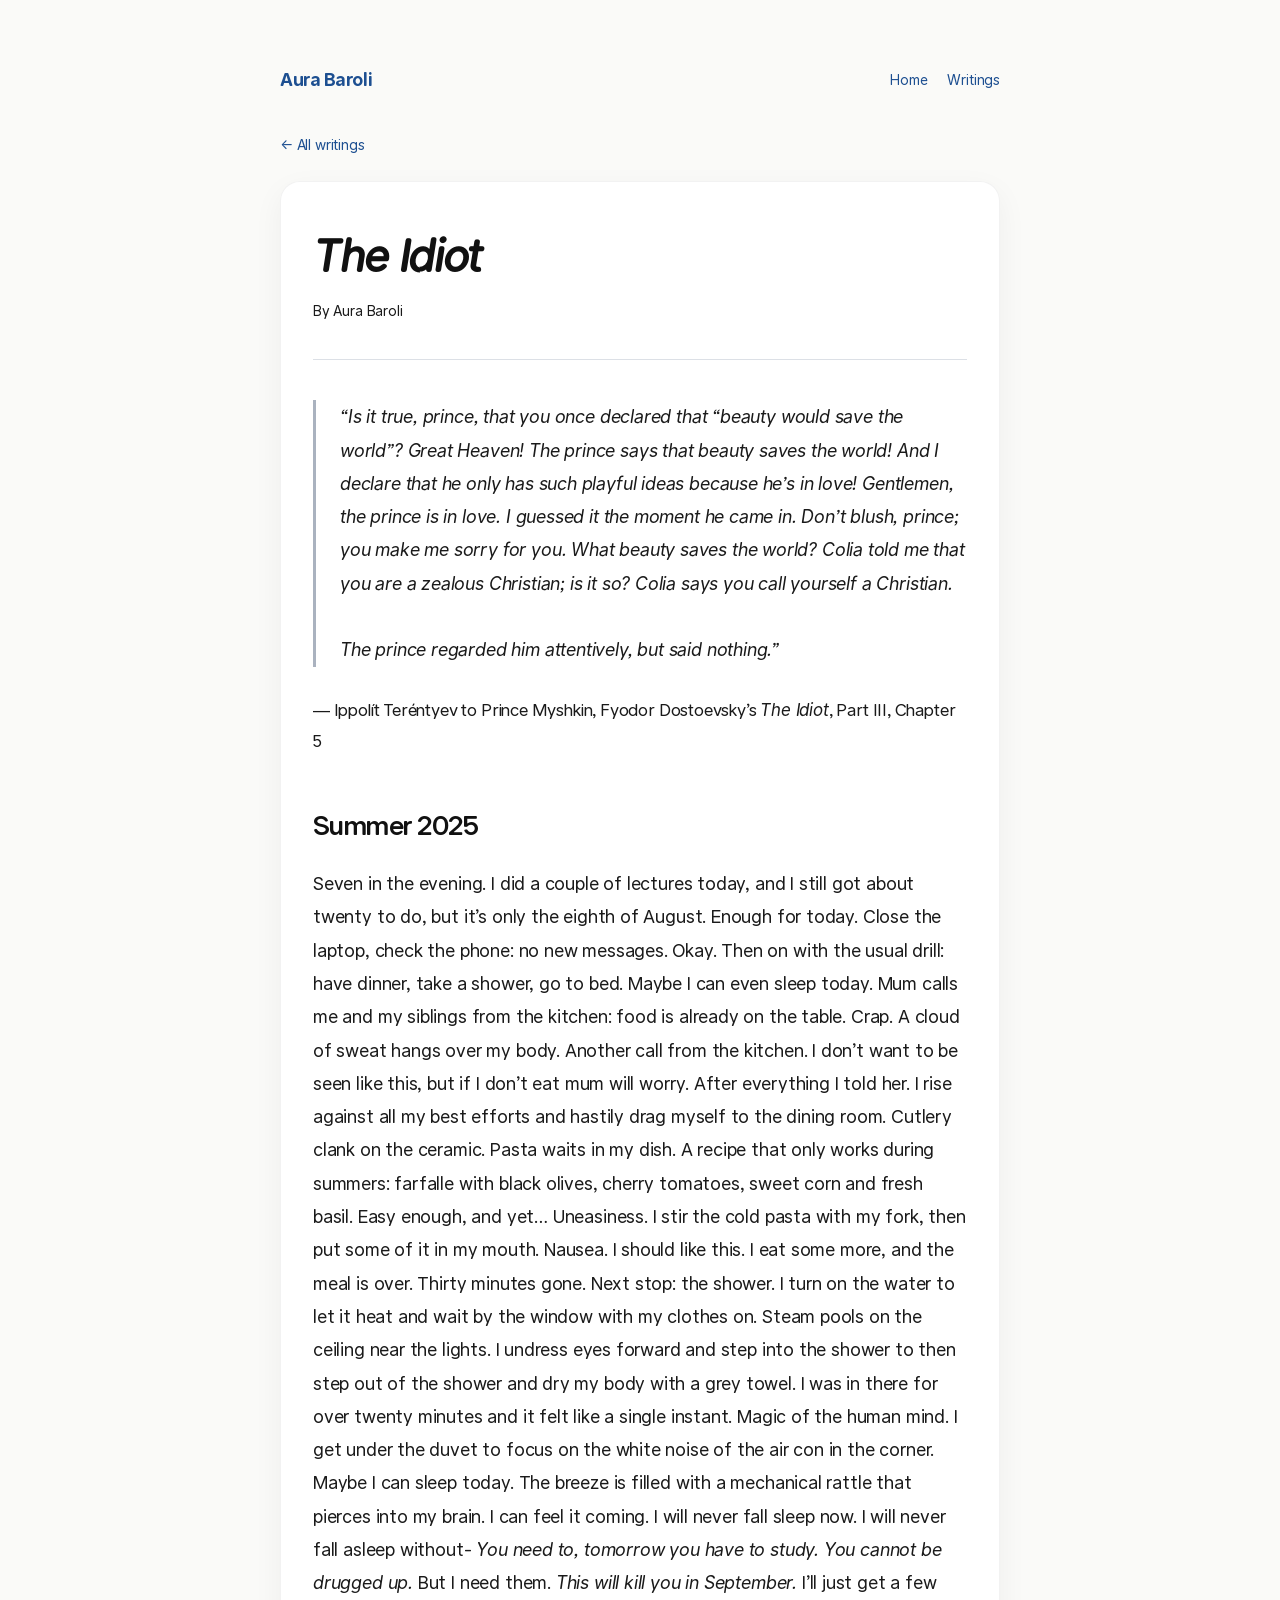
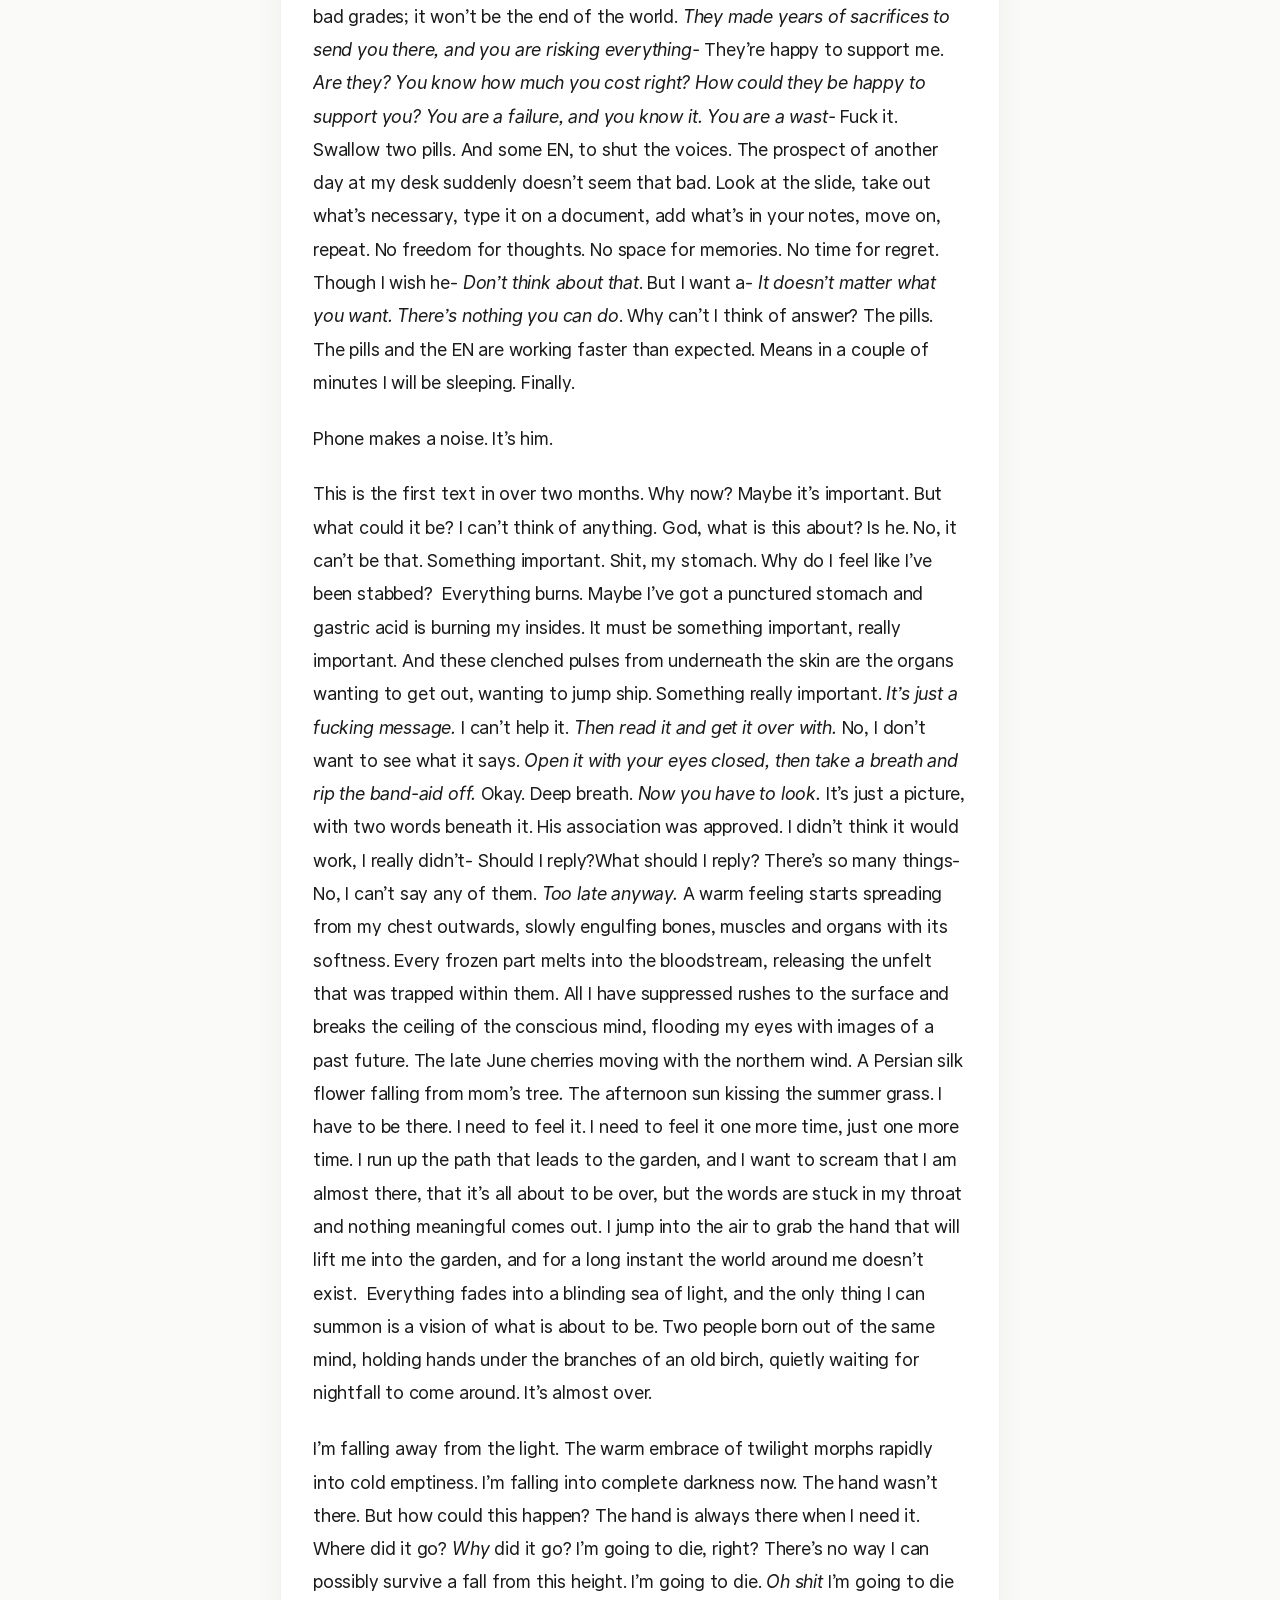
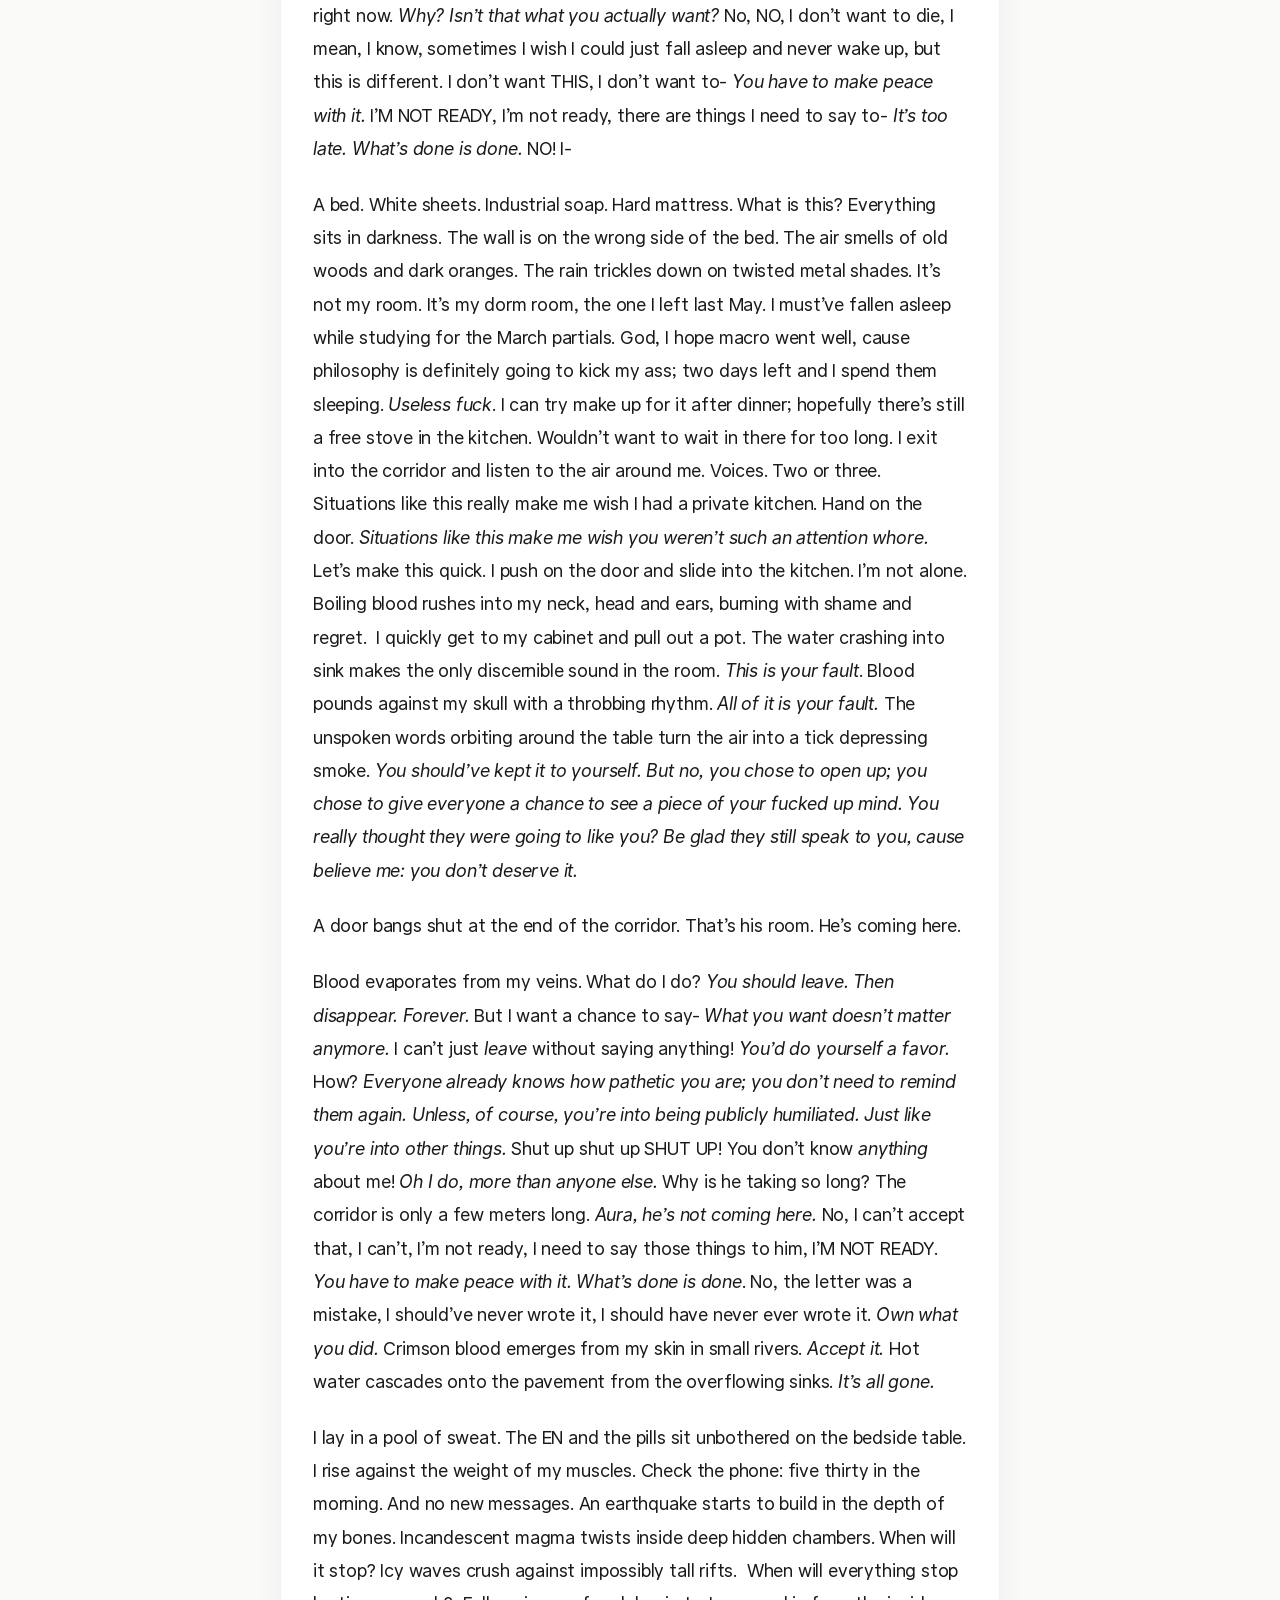
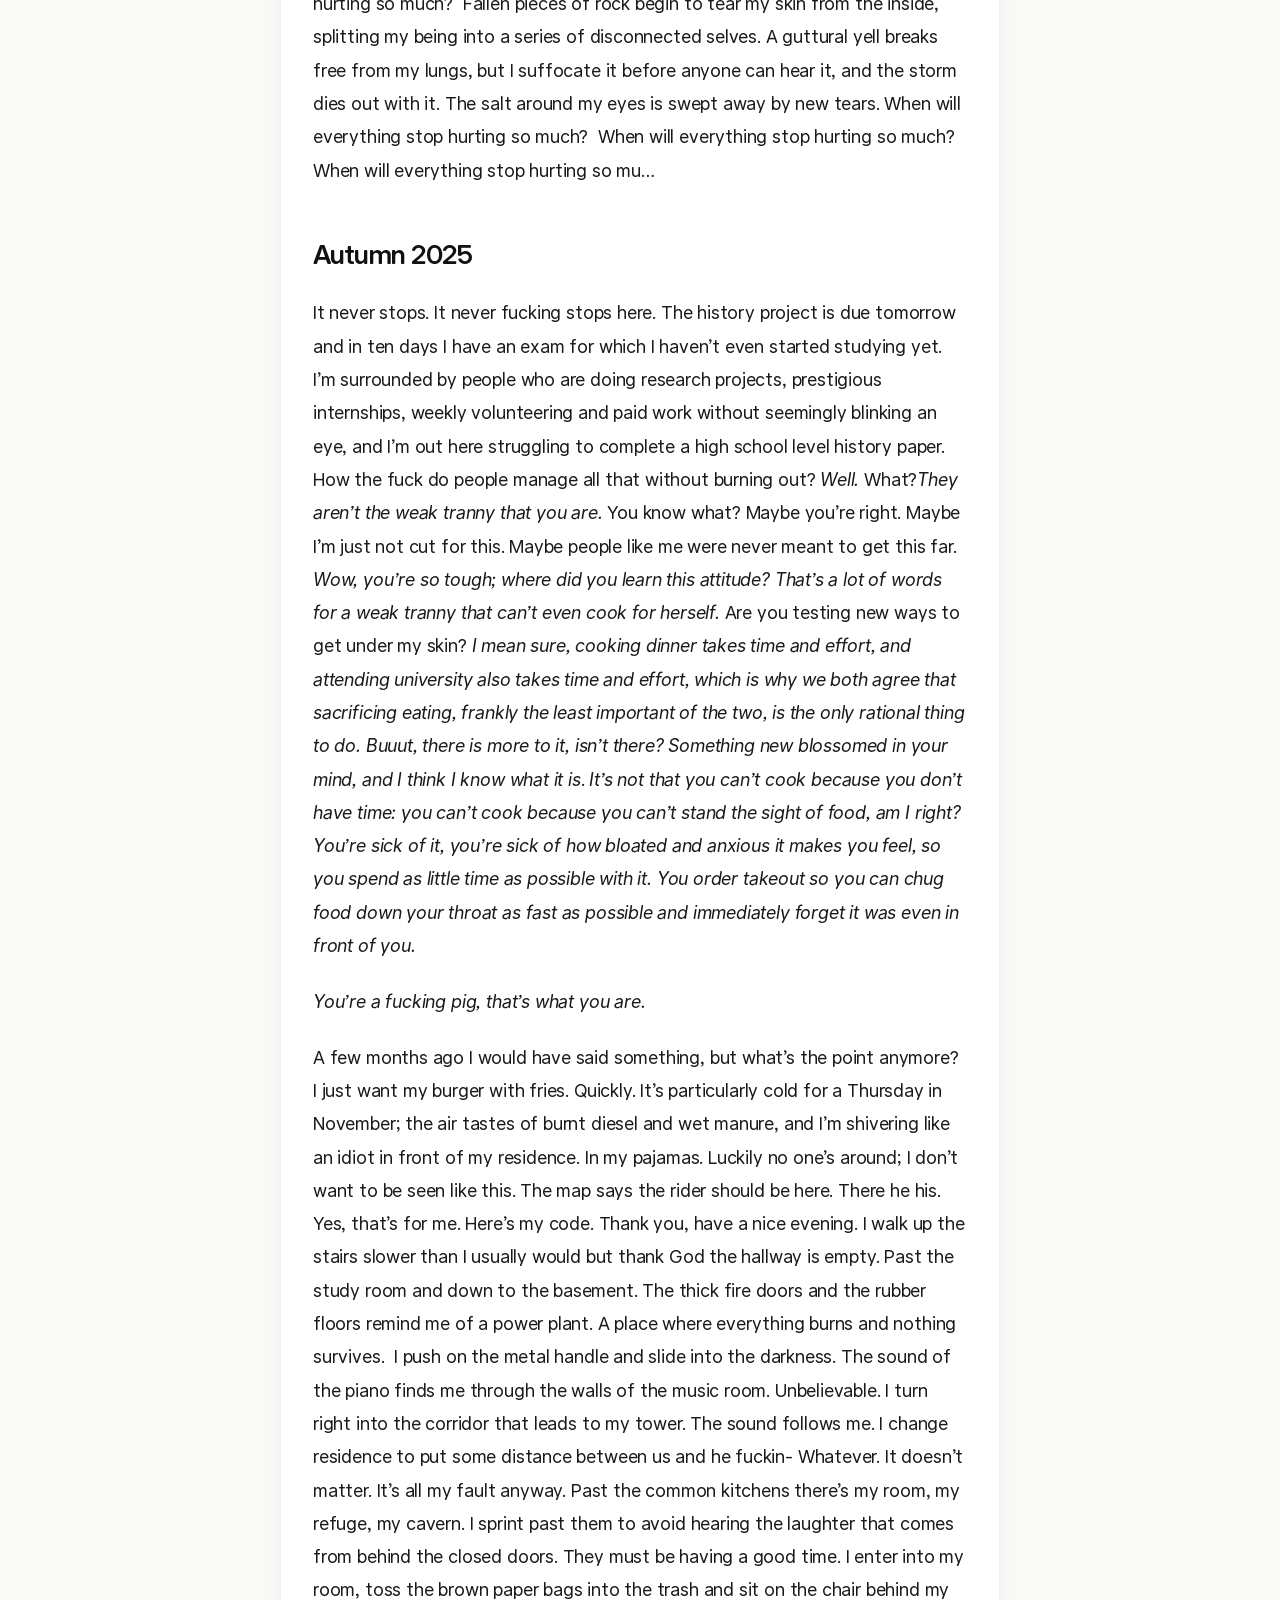
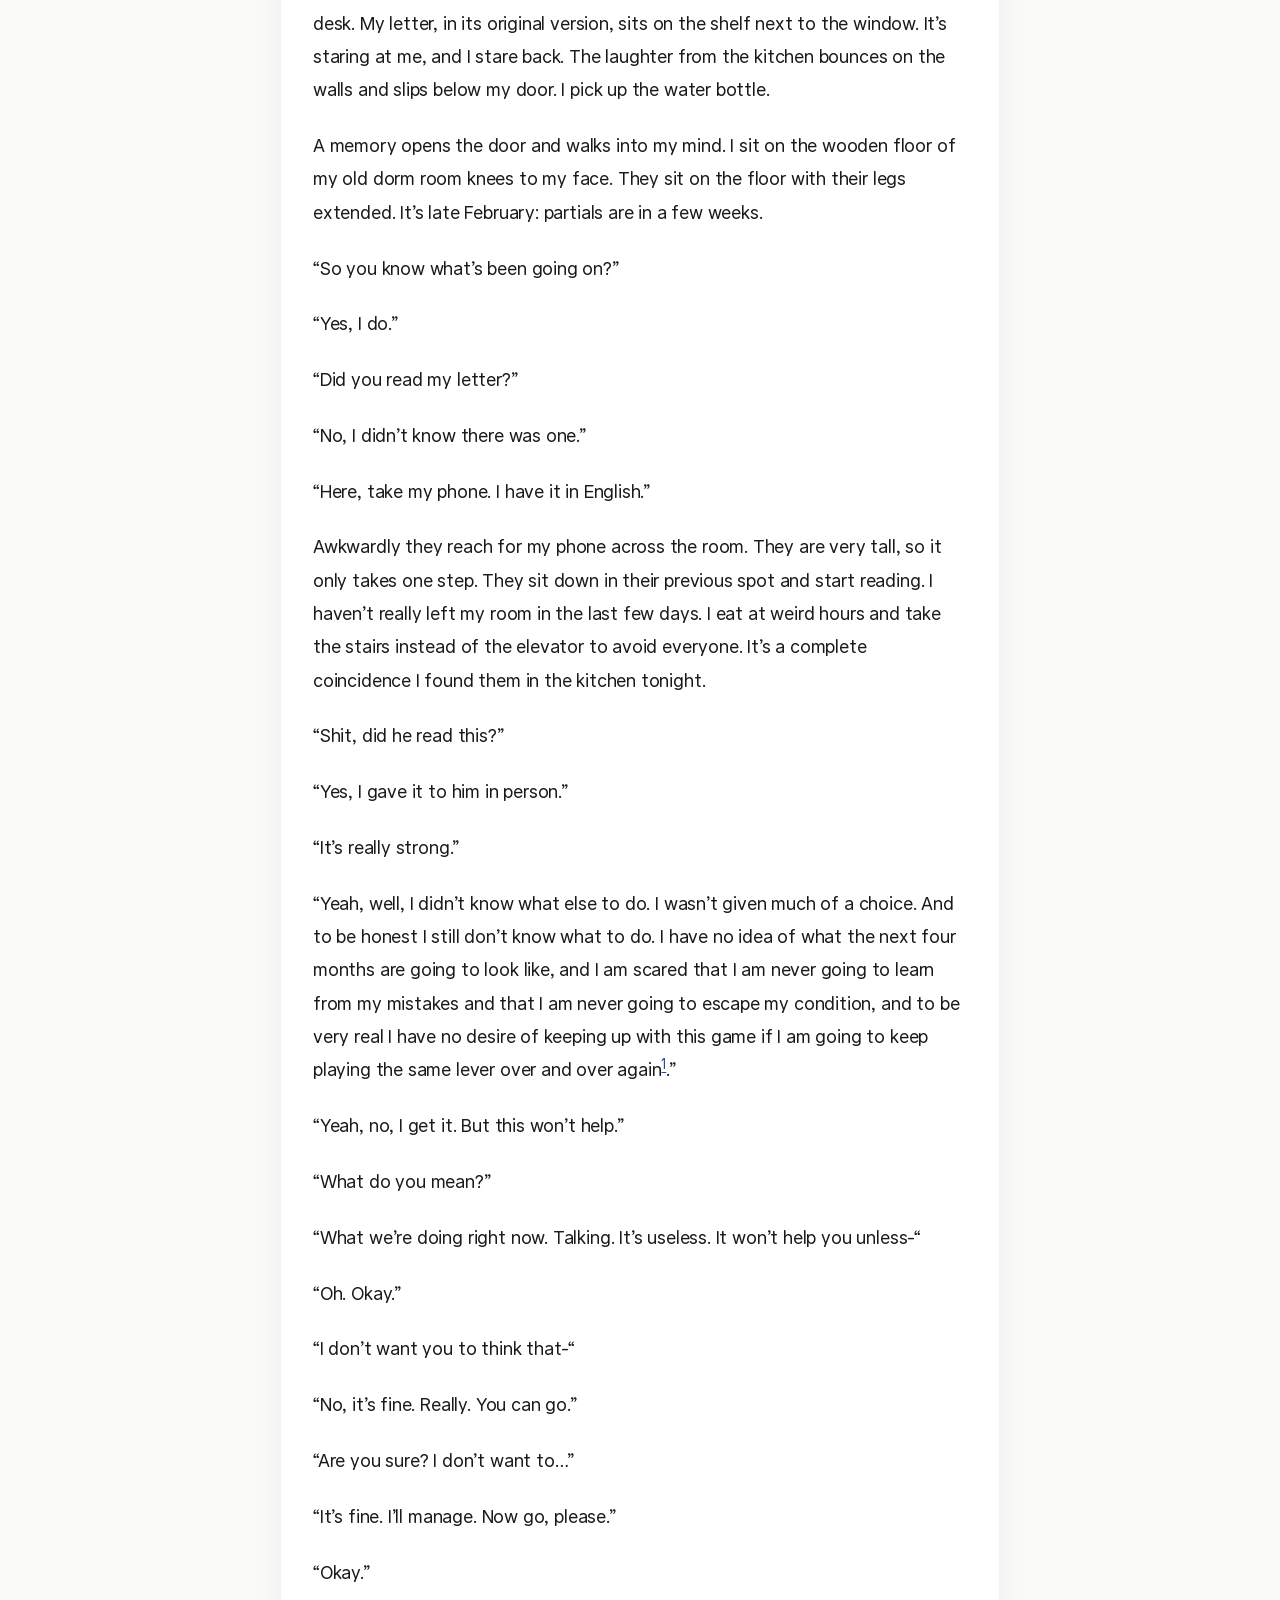
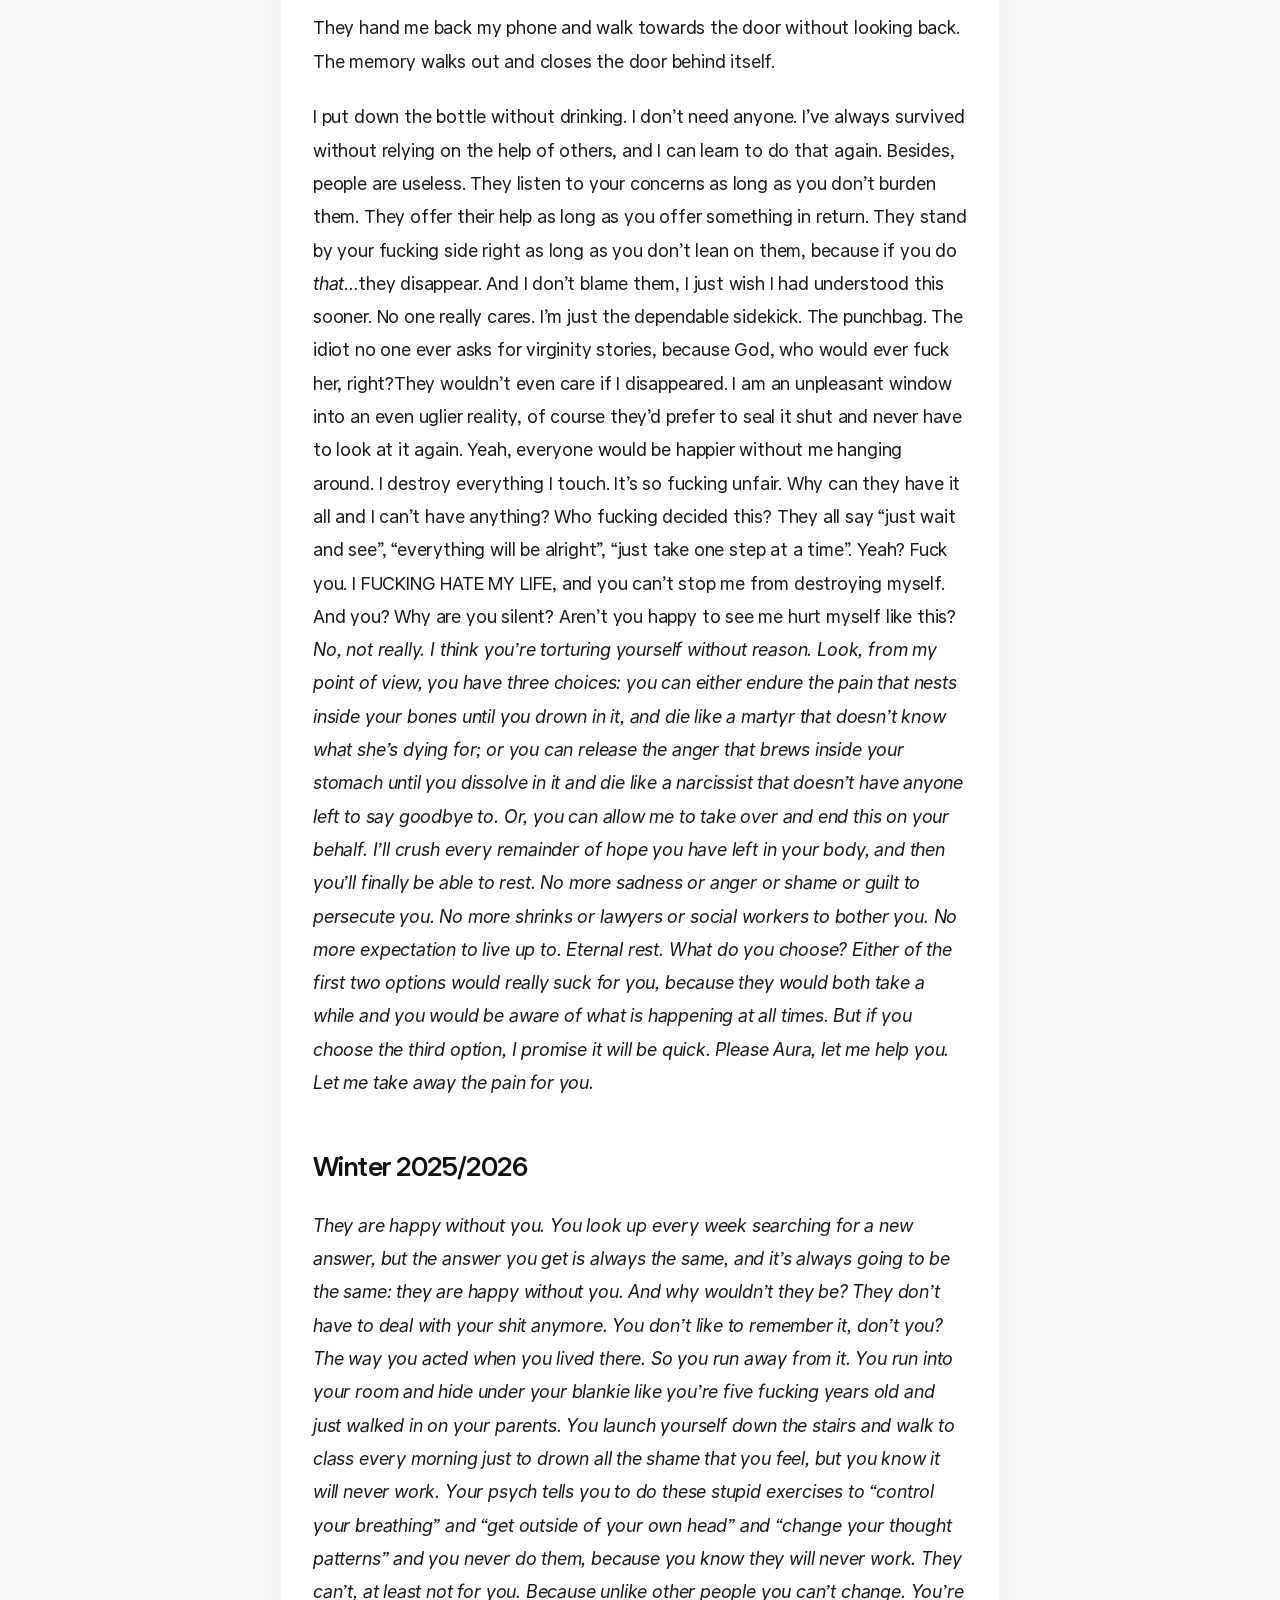
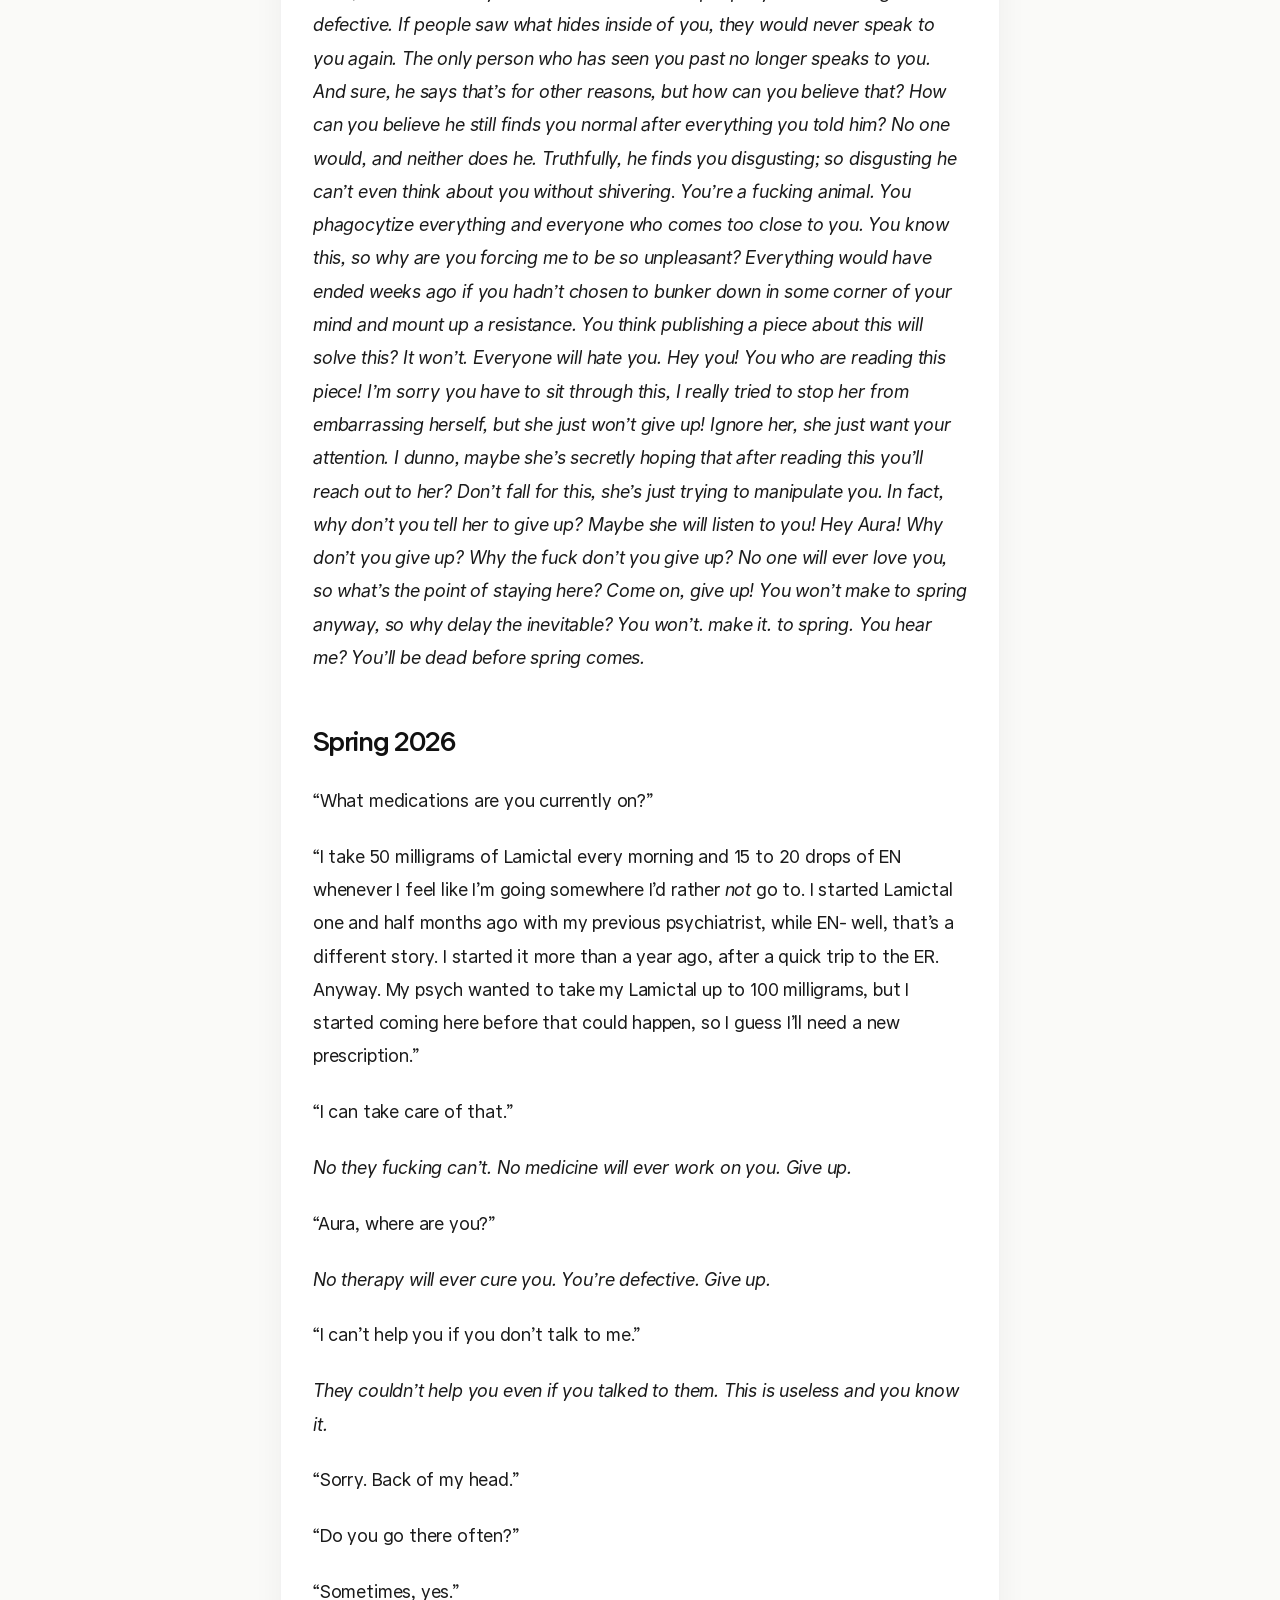
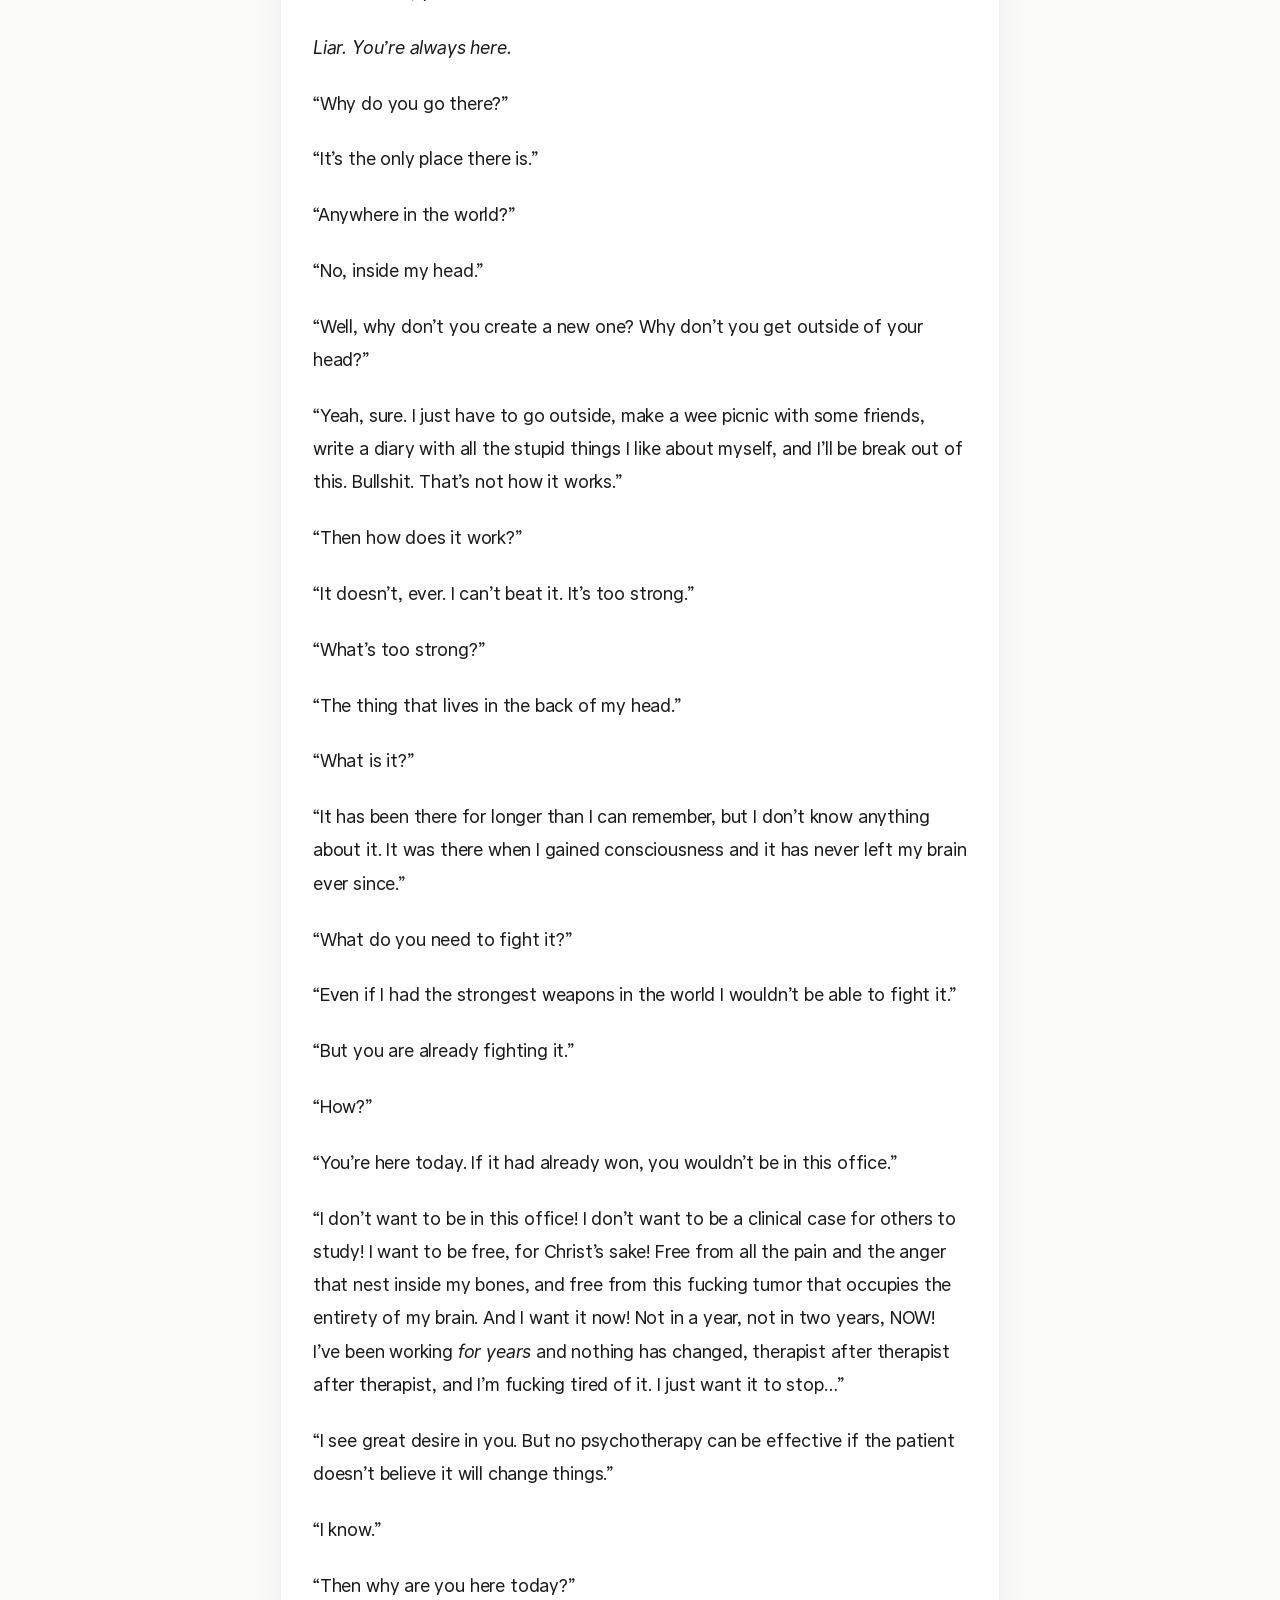
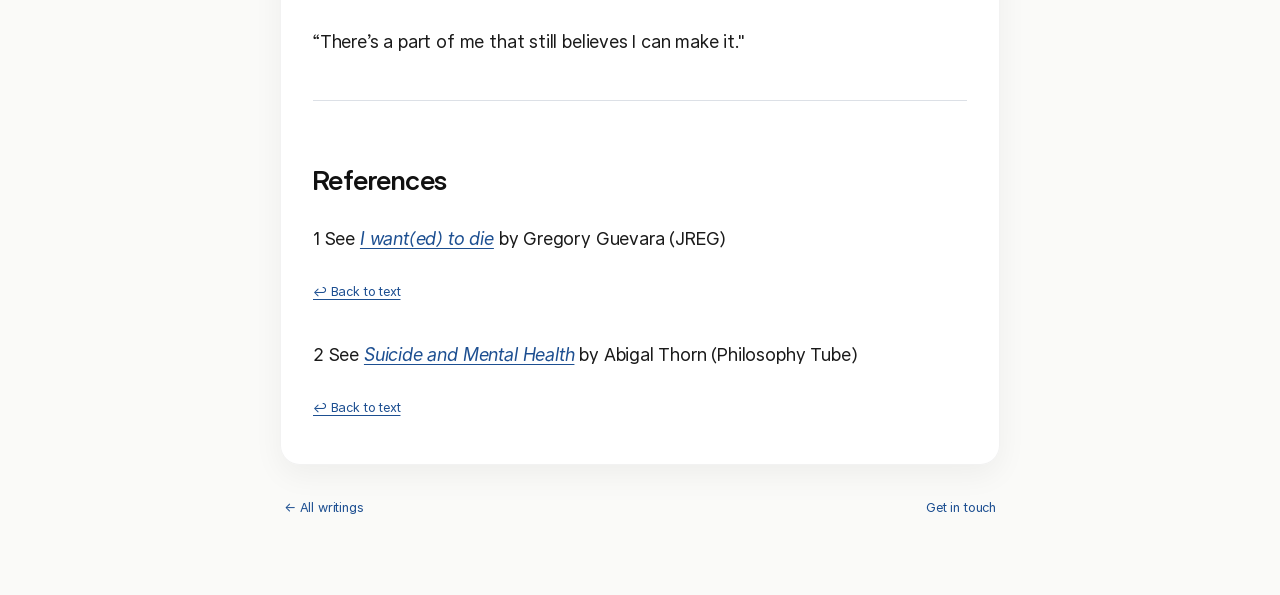
<file: writings/the-idiot.html>
<!DOCTYPE html>
<html lang="en">
<head>
  <meta charset="UTF-8">
  <meta name="viewport" content="width=device-width, initial-scale=1.0">
  <title>The Idiot · Aura Baroli</title>
  <meta name="description" content="The Idiot, a personal piece by Aura Baroli about the inner darkness of the human mind.">
  <meta name="author" content="Aura Baroli">
  <link href="https://fonts.googleapis.com/css2?family=Inter:wght@400;500;600;700&amp;display=swap" rel="stylesheet">
  <link rel="stylesheet" href="../style.css">
  <style>
/* Reuse the site's style.css. These low-priority defaults also let the new
   pages open on their own when the original stylesheet is unavailable. */
@layer writings-defaults {
  body.writings-page {
    margin: 0;
    background: #f6f7f9;
    color: #252a34;
    font-family: "Inter", system-ui, sans-serif;
    font-size: 16px;
    line-height: 1.65;
  }

  .writings-page .container {
    width: min(880px, calc(100% - 40px));
    margin: 0 auto;
    padding: 36px 0;
  }

  .writings-page .card {
    margin-bottom: 24px;
    padding: 36px;
    background: #fff;
    border: 1px solid #e3e6eb;
    border-radius: 16px;
  }

  .writings-page h1 {
    margin: 0 0 12px;
    font-size: clamp(2rem, 5vw, 2.75rem);
    line-height: 1.15;
    letter-spacing: -0.04em;
  }

  .writings-page h2 { font-size: 1.25rem; }
  .writings-page .tagline { margin: 0; }
  .writings-page a { color: inherit; }
}

.writings-page *, .writings-page *::before, .writings-page *::after {
  box-sizing: border-box;
}

.writing-site-header, .writing-site-header nav, .writing-footer {
  display: flex;
  align-items: center;
  justify-content: space-between;
  gap: 24px;
}

.writing-site-header { margin-bottom: 32px; }
.writing-site-name { font-weight: 700; letter-spacing: -0.025em; }
.writing-site-header a, .writing-footer a { text-decoration: none; }
.writing-site-header nav { gap: 20px; font-size: 0.875rem; }
.writing-site-header a[aria-current="page"] { text-decoration: underline; text-underline-offset: 6px; }
.writing-site-header a:hover, .writing-footer a:hover { text-decoration: underline; text-underline-offset: 5px; }
.writing-intro { padding-block: 44px; }
.writing-directory > h2 { margin: 0 0 16px; }
.writing-list { list-style: none; padding: 0; margin: 0; }
.writing-list > li + li { border-top: 1px solid #dce0e6; }
.writing-link { display: block; padding: 24px 0; color: inherit; text-decoration: none; }
.writing-link h3 { margin: 8px 0; font-size: 1.2rem; line-height: 1.4; letter-spacing: -0.02em; }
.writing-link p { margin: 0; line-height: 1.65; }
.writing-link:hover h3 { text-decoration: underline; text-underline-offset: 5px; }
.writing-arrow { display: inline-block; margin-left: 6px; font-size: 1rem; }
.writing-meta { margin: 0; font-size: 0.8rem; font-weight: 500; letter-spacing: 0.025em; }
.writing-back { display: inline-block; margin-bottom: 24px; font-size: 0.875rem; text-underline-offset: 4px; }
.writing-article-header { padding-bottom: 28px; border-bottom: 1px solid #dce0e6; }
.writing-article-header h1 { margin-top: 16px; overflow-wrap: anywhere; }
.writing-deck { margin: 16px 0; font-size: 1.125rem; line-height: 1.6; }
.writing-byline { margin: 16px 0 8px; font-size: 0.875rem; }
.writing-prose { max-width: 66ch; margin-inline: auto; padding-top: 12px; font-size: 1.0625rem; line-height: 1.85; overflow-wrap: anywhere; }
.writing-prose p { margin: 1.25em 0; }
.writing-prose h2, .writing-prose h3 { margin-top: 1.8em; line-height: 1.4; }
.writing-prose blockquote { margin: 28px 0; padding: 0 0 0 24px; border-left: 3px solid #aab2bf; font-style: italic; }
.writing-prose a { text-decoration: underline; text-underline-offset: 3px; }
.writing-prose img { display: block; max-width: 100%; height: auto; }
.writing-prose pre { max-width: 100%; overflow-x: auto; }
.writing-footer { margin-top: 32px; padding: 0 4px 12px; font-size: 0.8rem; }
.writings-page a:focus-visible { outline: 3px solid #526589; outline-offset: 5px; border-radius: 2px; }
.skip-link { position: absolute; top: 8px; left: 8px; padding: 12px 16px; background: #fff; color: #252a34 !important; border: 1px solid #252a34; z-index: 10; transform: translateY(-200%); }
.skip-link:focus { transform: translateY(0); }

@media (max-width: 560px) {
  .writings-page .container { width: calc(100% - 32px); padding-block: 24px; }
  .writings-page .card { padding: 24px; }
  .writing-site-header { gap: 12px; flex-wrap: wrap; margin-bottom: 24px; }
  .writing-site-header nav { gap: 16px; }
  .writing-footer { flex-wrap: wrap; gap: 16px; }
  .writing-prose { font-size: 1rem; }
}

@media print {
  .writing-site-header, .writing-back, .writing-footer, .skip-link { display: none; }
  body.writings-page { background: #fff; color: #000; }
  .writings-page .container { width: 100%; padding: 0; }
  .writings-page .card { border: 0; border-radius: 0; padding: 0; box-shadow: none; }
  .writing-prose { max-width: none; }
}

.writing-cover { margin: 32px auto; max-width: 360px; }
.writing-cover img { display: block; width: 100%; height: auto; border-radius: 4px; }
.writing-epigraph { margin: 2em 0; }
.writing-epigraph figcaption { margin-top: 16px; font-size: .875rem; line-height: 1.65; }
.writing-article-header h1 em { font-style: italic; }
.writing-notes { margin-top: 3em; padding-top: 12px; border-top: 1px solid #dce0e6; font-size: .875rem; }
.writing-notes .reference-back { display: inline-block; margin-bottom: 12px; font-size: .8rem; }
.writing-prose sup { font-size: .75em; line-height: 0; }
.writing-prose :target { scroll-margin-top: 24px; }
@media print { .reference-back { display: none !important; } .writing-cover { max-width: 200px; } }

  </style>
</head>
<body class="writings-page">
  <a class="skip-link" href="#main">Skip to content</a>
  <div class="container">
    <header class="writing-site-header">
      <a class="writing-site-name" href="../index.html">Aura Baroli</a>
      <nav aria-label="Main navigation">
        <a href="../index.html">Home</a>
        <a href="../writings.html">Writings</a>
      </nav>
    </header>
    <main id="main">
      <a class="writing-back" href="../writings.html">← All writings</a>
      <article class="card writing-article" aria-labelledby="writing-title">
        <header class="writing-article-header">
          <h1 data-source-paragraph="0" id="writing-title"><em>The</em><em> Idiot</em></h1>
          <p data-source-paragraph="1" class="writing-byline">By Aura Baroli</p>
        </header>
        
        <div class="writing-prose">
<blockquote><p data-source-paragraph="4">“Is it true, prince, that you once declared that “beauty would save the world”? Great Heaven! The prince says that beauty saves the world! And I declare that he only has such playful ideas because he’s in love! Gentlemen, the prince is in love. I guessed it the moment he came in. Don’t blush, prince; you make me sorry for you. What beauty saves the world? Colia told me that you are a zealous Christian; is it so? Colia says you call yourself a Christian.<br>
<br>
The prince regarded him attentively, but said nothing.”</p></blockquote>
<figcaption data-source-paragraph="5">― Ippolít Teréntyev to Prince Myshkin, Fyodor Dostoevsky’s <em>The Idiot</em>, Part III, Chapter 5</figcaption>
</figure>
<h2 data-source-paragraph="6" id="summer-2025">Summer 2025</h2>
<p data-source-paragraph="7">Seven in the evening. I did a couple of lectures today, and I still got about twenty to do, but it’s only the eighth of August. Enough for today. Close the laptop, check the phone: no new messages. Okay. Then on with the usual drill: have dinner, take a shower, go to bed. Maybe I can even sleep today. Mum calls me and my siblings from the kitchen: food is already on the table. Crap. A cloud of sweat hangs over my body. Another call from the kitchen. I don’t want to be seen like this, but if I don’t eat mum will worry. After everything I told her. I rise against all my best efforts and hastily drag myself to the dining room. Cutlery clank on the ceramic. Pasta waits in my dish. A recipe that only works during summers: farfalle with black olives, cherry tomatoes, sweet corn and fresh basil. Easy enough, and yet… Uneasiness. I stir the cold pasta with my fork, then put some of it in my mouth. Nausea. I should like this. I eat some more, and the meal is over. Thirty minutes gone. Next stop: the shower. I turn on the water to let it heat and wait by the window with my clothes on. Steam pools on the ceiling near the lights. I undress eyes forward and step into the shower to then step out of the shower and dry my body with a grey towel. I was in there for over twenty minutes and it felt like a single instant. Magic of the human mind. I get under the duvet to focus on the white noise of the air con in the corner. Maybe I can sleep today. The breeze is filled with a mechanical rattle that pierces into my brain. I can feel it coming. I will never fall sleep now. I will never fall asleep without- <em>You need to, tomorrow you have to study. You cannot be drugged up.</em> But I need them. <em>This will kill you in September.</em> I’ll just get a few bad grades; it won’t be the end of the world. <em>They made years of sacrifices to send you there, and you are risking everything- </em>They’re happy to support me. <em>Are they? You know how much you cost right? How could they be happy to support you? You are a failure, and you know it. You are a wast-</em> Fuck it. Swallow two pills. And some EN, to shut the voices. The prospect of another day at my desk suddenly doesn’t seem that bad. Look at the slide, take out what’s necessary, type it on a document, add what’s in your notes, move on, repeat. No freedom for thoughts. No space for memories. No time for regret. Though I wish he- <em>Don’t think about that</em>. But I want a- <em>It doesn’t matter what you want.</em> <em>There’s nothing you can do</em>. Why can’t I think of answer? The pills. The pills and the EN are working faster than expected. Means in a couple of minutes I will be sleeping. Finally.</p>
<p data-source-paragraph="8">Phone makes a noise. It’s him.</p>
<p data-source-paragraph="9">This is the first text in over two months. Why now? Maybe it’s important. But what could it be? I can’t think of anything. God, what is this about? Is he. No, it can’t be that. Something important. Shit, my stomach. Why do I feel like I’ve been stabbed?  Everything burns. Maybe I’ve got a punctured stomach and gastric acid is burning my insides. It must be something important, really important. And these clenched pulses from underneath the skin are the organs wanting to get out, wanting to jump ship. Something really important. <em>It’s just a fucking message.</em> I can’t help it. <em>Then read it and get it over with.</em> No, I don’t want to see what it says. <em>Open it with your eyes closed, then take a breath and rip the band-aid off.</em> Okay. Deep breath. <em>Now you have to look.</em> It’s just a picture, with two words beneath it. His association was approved. I didn’t think it would work, I really didn’t- Should I reply?What should I reply? There’s so many things- No, I can’t say any of them. <em>Too late anyway. </em>A warm feeling starts spreading from my chest outwards, slowly engulfing bones, muscles and organs with its softness. Every frozen part melts into the bloodstream, releasing the unfelt that was trapped within them. All I have suppressed rushes to the surface and breaks the ceiling of the conscious mind, flooding my eyes with images of a past future. The late June cherries moving with the northern wind. A Persian silk flower falling from mom’s tree<em>.</em> The afternoon sun kissing the summer grass. I have to be there. I need to feel it. I need to feel it one more time, just one more time. I run up the path that leads to the garden, and I want to scream that I am almost there, that it’s all about to be over, but the words are stuck in my throat and nothing meaningful comes out. I jump into the air to grab the hand that will lift me into the garden, and for a long instant the world around me doesn’t exist.  Everything fades into a blinding sea of light, and the only thing I can summon is a vision of what is about to be. Two people born out of the same mind, holding hands under the branches of an old birch, quietly waiting for nightfall to come around. It’s almost over.</p>
<p data-source-paragraph="10">I’m falling away from the light. The warm embrace of twilight morphs rapidly into cold emptiness. I’m falling into complete darkness now. The hand wasn’t there. But how could this happen? The hand is always there when I need it. Where did it go? <em>Why</em> did it go? I’m going to die, right? There’s no way I can possibly survive a fall from this height. I’m going to die. <em>Oh shit</em> I’m going to die right now. <em>Why? Isn’t that what you actually want? </em>No, NO, I don’t want to die, I mean, I know, sometimes I wish I could just fall asleep and never wake up, but this is different. I don’t want THIS, I don’t want to- <em>You have to make peace with it. </em>I’M NOT READY, I’m not ready, there are things I need to say to- <em>It’s too late. What’s done is done. </em>NO! I-</p>
<p data-source-paragraph="11">A bed. White sheets. Industrial soap. Hard mattress. What is this? Everything sits in darkness. The wall is on the wrong side of the bed. The air smells of old woods and dark oranges. The rain trickles down on twisted metal shades. It’s not my room. It’s my dorm room, the one I left last May. I must’ve fallen asleep while studying for the March partials. God, I hope macro went well, cause philosophy is definitely going to kick my ass; two days left and I spend them sleeping. <em>Useless fuck</em>. I can try make up for it after dinner; hopefully there’s still a free stove in the kitchen. Wouldn’t want to wait in there for too long. I exit into the corridor and listen to the air around me. Voices. Two or three. Situations like this really make me wish I had a private kitchen. Hand on the door. <em>Situations like this make me wish you weren’t such an attention whore. </em>Let’s make this quick. I push on the door and slide into the kitchen. I’m not alone. Boiling blood rushes into my neck, head and ears, burning with shame and regret.  I quickly get to my cabinet and pull out a pot. The water crashing into sink makes the only discernible sound in the room. <em>This is your fault</em>. Blood pounds against my skull with a throbbing rhythm. <em>All of it is your fault. </em>The unspoken words orbiting around the table turn the air into a tick depressing smoke. <em>You should’ve kept it to yourself. But no, you chose to open up; you chose to give everyone a chance to see a piece of your fucked up mind. You really thought they were going to like you? Be glad they still speak to you, cause believe me: you don’t deserve it.</em></p>
<p data-source-paragraph="12">A door bangs shut at the end of the corridor. That’s his room. He’s coming here.</p>
<p data-source-paragraph="13">Blood evaporates from my veins. What do I do? <em>You should leave. Then disappear. Forever. </em>But I want a chance to say- <em>What you want doesn’t matter anymore. </em>I can’t just <em>leave</em> without saying anything! <em>You’d do yourself a favor. </em>How? <em>Everyone already knows how pathetic you are; you don’t need to remind them again. Unless, of course, you’re into being publicly humiliated.</em> <em>Just like you’re into other things. </em>Shut up shut up SHUT UP! You don’t know <em>anything</em> about me! <em>Oh I do, more than anyone else. </em>Why is he taking so long? The corridor is only a few meters long. <em>Aura, he’s not coming here. </em>No, I can’t accept that, I can’t, I’m not ready, I need to say those things to him, I’M NOT READY. <em>You have to make peace with it. What’s done is done</em>. No, the letter was a mistake, I should’ve never wrote it, I should have never ever wrote it. <em>Own what you did. </em>Crimson blood emerges from my skin in small rivers. <em>Accept it.</em> Hot water cascades onto the pavement from the overflowing sinks. <em>It’s all gone.</em></p>
<p data-source-paragraph="14">I lay in a pool of sweat. The EN and the pills sit unbothered on the bedside table. I rise against the weight of my muscles. Check the phone: five thirty in the morning. And no new messages. An earthquake starts to build in the depth of my bones. Incandescent magma twists inside deep hidden chambers. When will it stop? Icy waves crush against impossibly tall rifts.  When will everything stop hurting so much?  Fallen pieces of rock begin to tear my skin from the inside, splitting my being into a series of disconnected selves. A guttural yell breaks free from my lungs, but I suffocate it before anyone can hear it, and the storm dies out with it. The salt around my eyes is swept away by new tears. When will everything stop hurting so much?  When will everything stop hurting so much?  When will everything stop hurting so mu…</p>
<h2 data-source-paragraph="15" id="autumn-2025">Autumn 2025</h2>
<p data-source-paragraph="16">It never stops. It never fucking stops here. The history project is due tomorrow and in ten days I have an exam for which I haven’t even started studying yet. I’m surrounded by people who are doing research projects, prestigious internships, weekly volunteering and paid work without seemingly blinking an eye, and I’m out here struggling to complete a high school level history paper. How the fuck do people manage all that without burning out? <em>Well. </em>What?<em>They aren’t the weak tranny that you are. </em>You know what? Maybe you’re right. Maybe I’m just not cut for this. Maybe people like me were never meant to get this far. <em>Wow, you’re so tough; where did you learn this attitude? That’s a lot of words for a weak tranny that can’t even cook for herself. </em>Are you testing new ways to get under my skin? <em>I mean sure, cooking dinner takes time and effort, and attending university also takes time and effort, which is why we both agree that sacrificing eating, frankly the least important of the two, is the only rational thing to do. Buuut, there is more to it, isn’t there? Something new blossomed in your mind, and I think I know what it is</em>. <em>It’s not that you can’t cook because you don’t have time: you can’t cook because you can’t stand the sight of food, am I right? You’re sick of it, you’re sick of how bloated and anxious it makes you feel, so you spend as little time as possible with it. You order takeout so you can chug food down your throat as fast as possible and immediately forget it was even in front of you.</em> </p>
<p data-source-paragraph="17"><em>You’re a fucking pig, that’s what you are.</em></p>
<p data-source-paragraph="18">A few months ago I would have said something, but what’s the point anymore? I just want my burger with fries. Quickly. It’s particularly cold for a Thursday in November; the air tastes of burnt diesel and wet manure, and I’m shivering like an idiot in front of my residence. In my pajamas. Luckily no one’s around; I don’t want to be seen like this. The map says the rider should be here. There he his. Yes, that’s for me. Here’s my code. Thank you, have a nice evening. I walk up the stairs slower than I usually would but thank God the hallway is empty. Past the study room and down to the basement. The thick fire doors and the rubber floors remind me of a power plant. A place where everything burns and nothing survives.  I push on the metal handle and slide into the darkness. The sound of the piano finds me through the walls of the music room. Unbelievable. I turn right into the corridor that leads to my tower. The sound follows me. I change residence to put some distance between us and he fuckin- Whatever. It doesn’t matter. It’s all my fault anyway. Past the common kitchens there’s my room, my refuge, my cavern. I sprint past them to avoid hearing the laughter that comes from behind the closed doors. They must be having a good time. I enter into my room, toss the brown paper bags into the trash and sit on the chair behind my desk. My letter, in its original version, sits on the shelf next to the window. It’s staring at me, and I stare back. The laughter from the kitchen bounces on the walls and slips below my door. I pick up the water bottle.</p>
<p data-source-paragraph="19">A memory opens the door and walks into my mind. I sit on the wooden floor of my old dorm room knees to my face. They sit on the floor with their legs extended. It’s late February: partials are in a few weeks.</p>
<p data-source-paragraph="20">“So you know what’s been going on?”</p>
<p data-source-paragraph="21">“Yes, I do.”</p>
<p data-source-paragraph="22">“Did you read my letter?”</p>
<p data-source-paragraph="23">“No, I didn’t know there was one.”</p>
<p data-source-paragraph="24">“Here, take my phone. I have it in English.”</p>
<p data-source-paragraph="25">Awkwardly they reach for my phone across the room. They are very tall, so it only takes one step. They sit down in their previous spot and start reading. I haven’t really left my room in the last few days. I eat at weird hours and take the stairs instead of the elevator to avoid everyone. It’s a complete coincidence I found them in the kitchen tonight. </p>
<p data-source-paragraph="26">“Shit, did he read this?”</p>
<p data-source-paragraph="27">“Yes, I gave it to him in person.”</p>
<p data-source-paragraph="28">“It’s really strong.”</p>
<p data-source-paragraph="29">“Yeah, well, I didn’t know what else to do. I wasn’t given much of a choice. And to be honest I still don’t know what to do. I have no idea of what the next four months are going to look like, and I am scared that I am never going to learn from my mistakes and that I am never going to escape my condition, and to be very real I have no desire of keeping up with this game if I am going to keep playing the same lever over and over again<sup><a id="ref-1" href="#note-1" aria-label="Reference 1">1</a></sup>.” </p>
<p data-source-paragraph="30">“Yeah, no, I get it. But this won’t help.”</p>
<p data-source-paragraph="31">“What do you mean?”</p>
<p data-source-paragraph="32">“What we’re doing right now. Talking. It’s useless. It won’t help you unless-“</p>
<p data-source-paragraph="33">“Oh. Okay.”</p>
<p data-source-paragraph="34">“I don’t want you to think that-“</p>
<p data-source-paragraph="35">“No, it’s fine. Really. You can go.”</p>
<p data-source-paragraph="36">“Are you sure? I don’t want to…”</p>
<p data-source-paragraph="37">“It’s fine. I’ll manage. Now go, please.”</p>
<p data-source-paragraph="38">“Okay.”</p>
<p data-source-paragraph="39">They hand me back my phone and walk towards the door without looking back. The memory walks out and closes the door behind itself. </p>
<p data-source-paragraph="40">I put down the bottle without drinking. I don’t need anyone. I’ve always survived without relying on the help of others, and I can learn to do that again. Besides, people are useless. They listen to your concerns as long as you don’t burden them. They offer their help as long as you offer something in return. They stand by your fucking side right as long as you don’t lean on them, because if you do <em>that</em>…they disappear. And I don’t blame them, I just wish I had understood this sooner. No one really cares. I’m just the dependable sidekick. The punchbag. The idiot no one ever asks for virginity stories, because God, who would ever fuck her, right?They wouldn’t even care if I disappeared. I am an unpleasant window into an even uglier reality, of course they’d prefer to seal it shut and never have to look at it again. Yeah, everyone would be happier without me hanging around. I destroy everything I touch. It’s so fucking unfair. Why can they have it all and I can’t have anything? Who fucking decided this? They all say “just wait and see”, “everything will be alright”, “just take one step at a time”. Yeah? Fuck you. I FUCKING HATE MY LIFE, and you can’t stop me from destroying myself. And you? Why are you silent? Aren’t you happy to see me hurt myself like this? <em>No, not really. I think you’re torturing yourself without reason. Look, from my point of view, you have three choices: you can either endure the pain that nests inside your bones until you drown in it, and die like a martyr that doesn’t know what she’s dying for; or you can release the anger that brews inside your stomach until you dissolve in it and die like a narcissist that doesn’t have anyone left to say goodbye to. Or, you can allow me to take over</em> <em>and end this on your behalf. I’ll crush every remainder of hope you have left in your body, and then you’ll finally be able to rest. No more sadness or anger or shame or guilt to persecute you. No more shrinks or lawyers or social workers to bother you. No more expectation to live up to. Eternal rest. What do you choose? Either of the first two options would really suck for you, because they would both take a while and you would be aware of what is happening at all times. But if you choose the third option, I promise it will be quick. Please Aura, let me help you. Let me take away the pain for you.</em></p>
<h2 data-source-paragraph="41" id="winter-2025-2026">Winter 2025/2026</h2>
<p data-source-paragraph="42"><em>They are happy without you. You look up every week searching for a new answer, but the answer you get is always the same, and it’s always going to be the same: they are happy without you. And why wouldn’t they be? They don’t have to deal with your shit anymore.</em> <em>You don’t like to remember it, don’t you? The way you acted when you lived there. So you run away from it. You run into your room and hide under your blankie like you’re five fucking years old and just walked in on your parents. You launch yourself down the stairs and walk to class every morning just to drown all the shame that you feel, but you know it will never work. Your psych tells you to do these stupid exercises to “control your breathing” and “get outside of your own head” and “change your thought patterns” and you never do them, because you know they will never work. They can’t, at least not for you. Because unlike other people you can’t change. You’re defective.</em> <em>If people saw what hides inside of you, they would never speak to you again. The only person who has seen you past no longer speaks to you. And sure, he says that’s for other reasons, but how can you believe that? How can you believe he still finds you normal after everything you told him? No one would, and neither does he. Truthfully, he finds you disgusting; so disgusting he can’t even think about you without shivering</em>. <em>You’re</em> <em>a fucking animal. You phagocytize everything and everyone who comes too close to you. You know this, so why are you forcing me to be so unpleasant? Everything would have ended weeks ago if you hadn’t chosen to bunker down in some corner of your mind and mount up a resistance. You think publishing a piece about this will solve this? It won’t. Everyone will hate you. Hey you! You who are reading this piece! I’m sorry you have to sit through this, I really tried to stop her from embarrassing herself, but she just won’t give up! Ignore her, she just want your attention. I dunno, maybe she’s secretly hoping that after reading this you’ll reach out to her? Don’t fall for this, she’s just trying to manipulate you. In fact, why don’t you tell her to give up? Maybe she will listen to you! Hey Aura! Why don’t you give up? Why the fuck don’t you give up? No one will ever love you, so what’s the point of staying here?</em> <em>Come on, give up! You won’t make to spring</em> <em>anyway, so why delay the inevitable? You won’t. make</em> <em>it. to spring. You hear me? You’ll be dead before spring comes. </em></p>
<h2 data-source-paragraph="43" id="spring-2026">Spring 2026</h2>
<p data-source-paragraph="44">“What medications are you currently on?”</p>
<p data-source-paragraph="45">“I take 50 milligrams of Lamictal every morning and 15 to 20 drops of EN whenever I feel like I’m going somewhere I’d rather <em>not</em> go to. I started Lamictal one and half months ago with my previous psychiatrist, while EN- well, that’s a different story. I started it more than a year ago, after a quick trip to the ER. Anyway. My psych wanted to take my Lamictal up to 100 milligrams, but I started coming here before that could happen, so I guess I’ll need a new prescription.”</p>
<p data-source-paragraph="46">“I can take care of that.”</p>
<p data-source-paragraph="47"><em>No they fucking can’t. No medicine will ever work on you. Give up.</em></p>
<p data-source-paragraph="48">“Aura, where are you?”</p>
<p data-source-paragraph="49"><em>No therapy will ever cure you. You’re defective. Give up.</em></p>
<p data-source-paragraph="50">“I can’t help you if you don’t talk to me.”</p>
<p data-source-paragraph="51"><em>They couldn’t help you even if you talked to them. This is useless and you know it.</em></p>
<p data-source-paragraph="52">“Sorry. Back of my head.”</p>
<p data-source-paragraph="53">“Do you go there often?”</p>
<p data-source-paragraph="54">“Sometimes, yes.”</p>
<p data-source-paragraph="55"><em>Liar. You’re always here.</em></p>
<p data-source-paragraph="56">“Why do you go there?”</p>
<p data-source-paragraph="57">“It’s the only place there is.”</p>
<p data-source-paragraph="58">“Anywhere in the world?”</p>
<p data-source-paragraph="59">“No, inside my head.”</p>
<p data-source-paragraph="60">“Well, why don’t you create a new one? Why don’t you get outside of your head?”</p>
<p data-source-paragraph="61">“Yeah, sure. I just have to go outside, make a wee picnic with some friends, write a diary with all the stupid things I like about myself, and I’ll be break out of this. Bullshit. That’s not how it works.”</p>
<p data-source-paragraph="62">“Then how does it work?”</p>
<p data-source-paragraph="63">“It doesn’t, ever. I can’t beat it. It’s too strong.”</p>
<p data-source-paragraph="64">“What’s too strong?”</p>
<p data-source-paragraph="65">“The thing that lives in the back of my head.”</p>
<p data-source-paragraph="66">“What is it?”</p>
<p data-source-paragraph="67">“It has been there for longer than I can remember, but I don’t know anything about it. It was there when I gained consciousness and it has never left my brain ever since.”</p>
<p data-source-paragraph="68">“What do you need to fight it?”</p>
<p data-source-paragraph="69">“Even if I had the strongest weapons in the world I wouldn’t be able to fight it.”</p>
<p data-source-paragraph="70">“But you are already fighting it.”</p>
<p data-source-paragraph="71">“How?”</p>
<p data-source-paragraph="72">“You’re here today. If it had already won, you wouldn’t be in this office.”</p>
<p data-source-paragraph="73">“I don’t want to be in this office! I don’t want to be a clinical case for others to study! I want to be free, for Christ’s sake! Free from all the pain and the anger that nest inside my bones, and free from this fucking tumor that occupies the entirety of my brain. And I want it now! Not in a year, not in two years, NOW! I’ve been working <em>for years </em>and nothing has changed, therapist after therapist after therapist, and I’m fucking tired of it. I just want it to stop…”</p>
<p data-source-paragraph="74">“I see great desire in you. But no psychotherapy can be effective if the patient doesn’t believe it will change things.”</p>
<p data-source-paragraph="75">“I know.”</p>
<p data-source-paragraph="76">“Then why are you here today?”</p>
<p data-source-paragraph="77">“There’s a part of me that still believes I can make it."</p>
<section class="writing-notes" aria-labelledby="notes-title">
<h2 id="notes-title">References</h2>
<p data-source-paragraph="80" id="note-1" tabindex="-1">1 See <a href="https://youtu.be/n7v7HvNjm5E?si=CbfoPAUooqreeL3a"><em>I want(ed) to die</em></a> by Gregory Guevara (JREG)</p>
<a class="reference-back" href="#ref-1" aria-label="Back to reference 1 in the text">↩ Back to text</a>
<p data-source-paragraph="81" id="note-2" tabindex="-1">2 See <a href="https://www.youtube.com/watch?v=eQNw2FBdpyE&amp;rco=1"><em>Suicide and Mental Health</em></a><em> </em>by Abigal Thorn (Philosophy Tube)</p>
<a class="reference-back" href="#ref-2" aria-label="Back to reference 2 in the text">↩ Back to text</a>
</section>
        </div>
      </article>
    </main>
    <footer class="writing-footer">
      <a href="../writings.html">← All writings</a>
      <a href="mailto:aura@aurabaroli.com">Get in touch</a>
    </footer>
  </div>
</body>
</html>
</file>
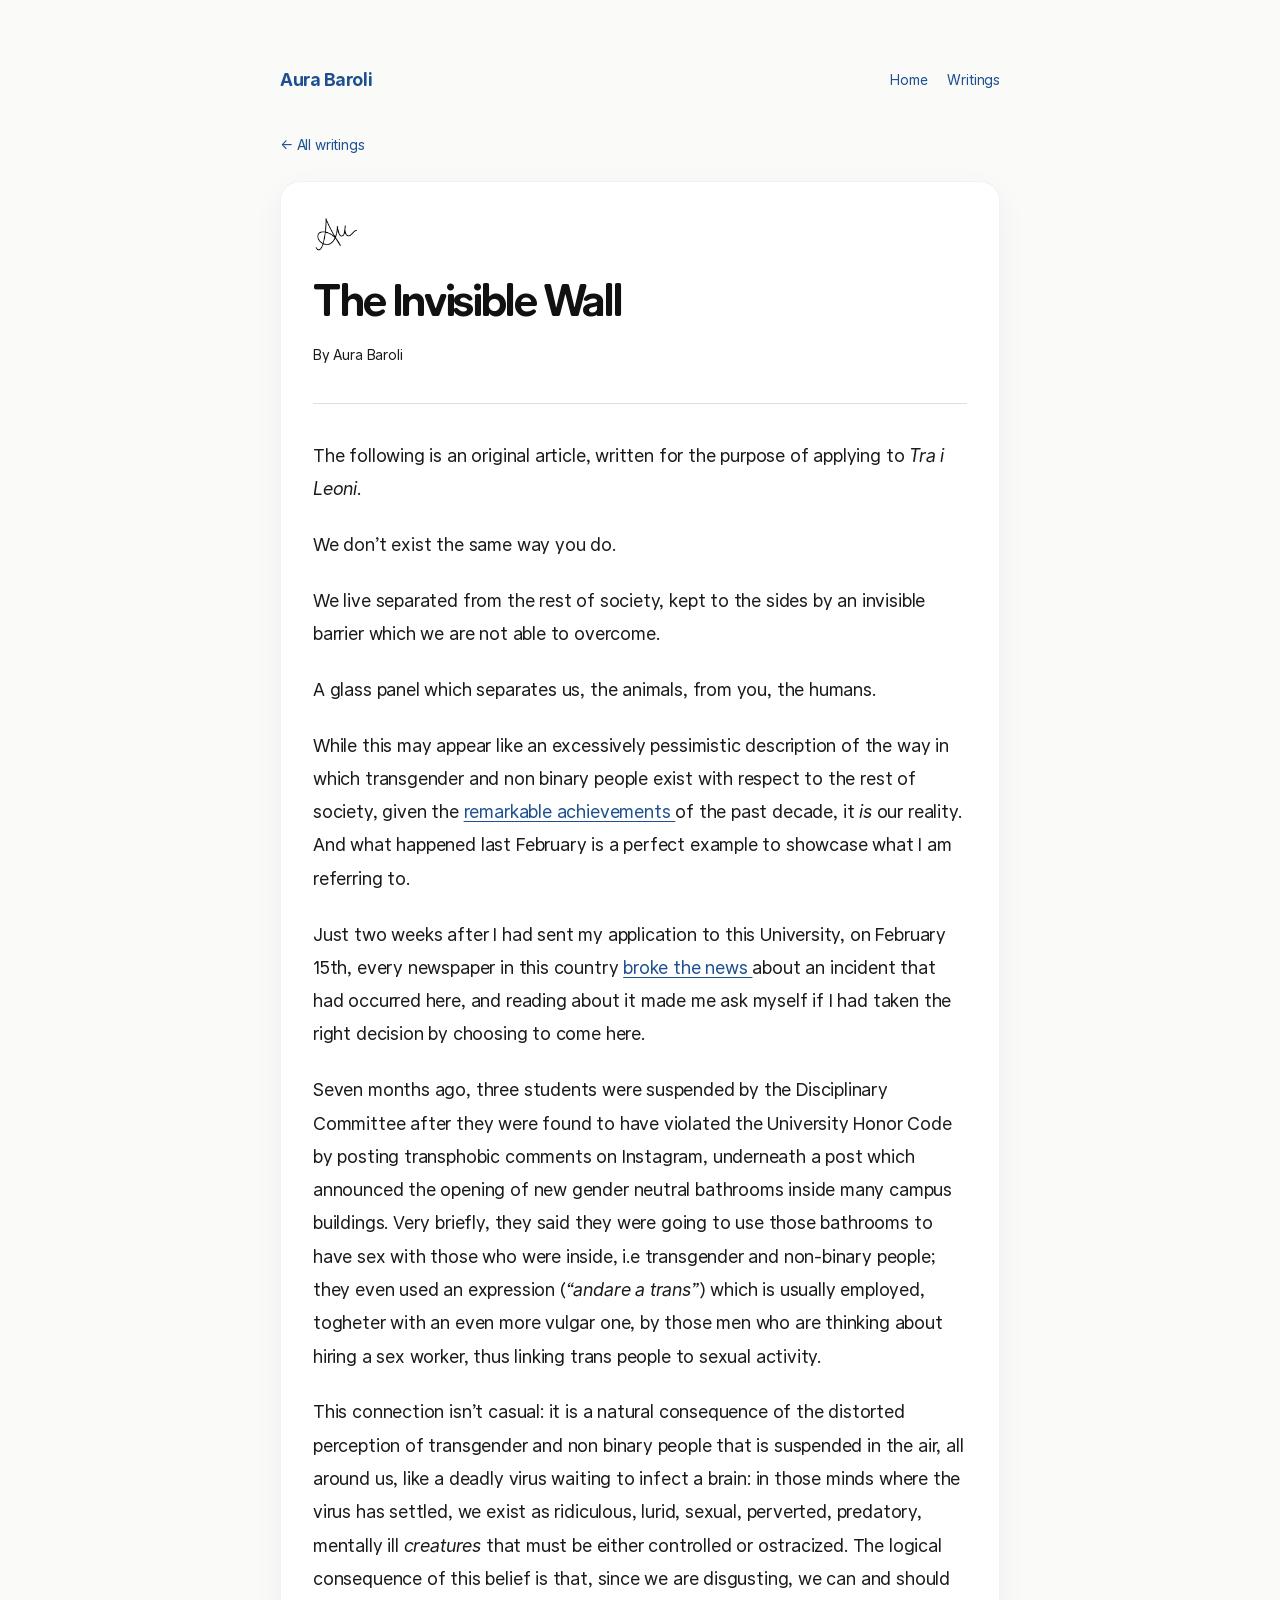
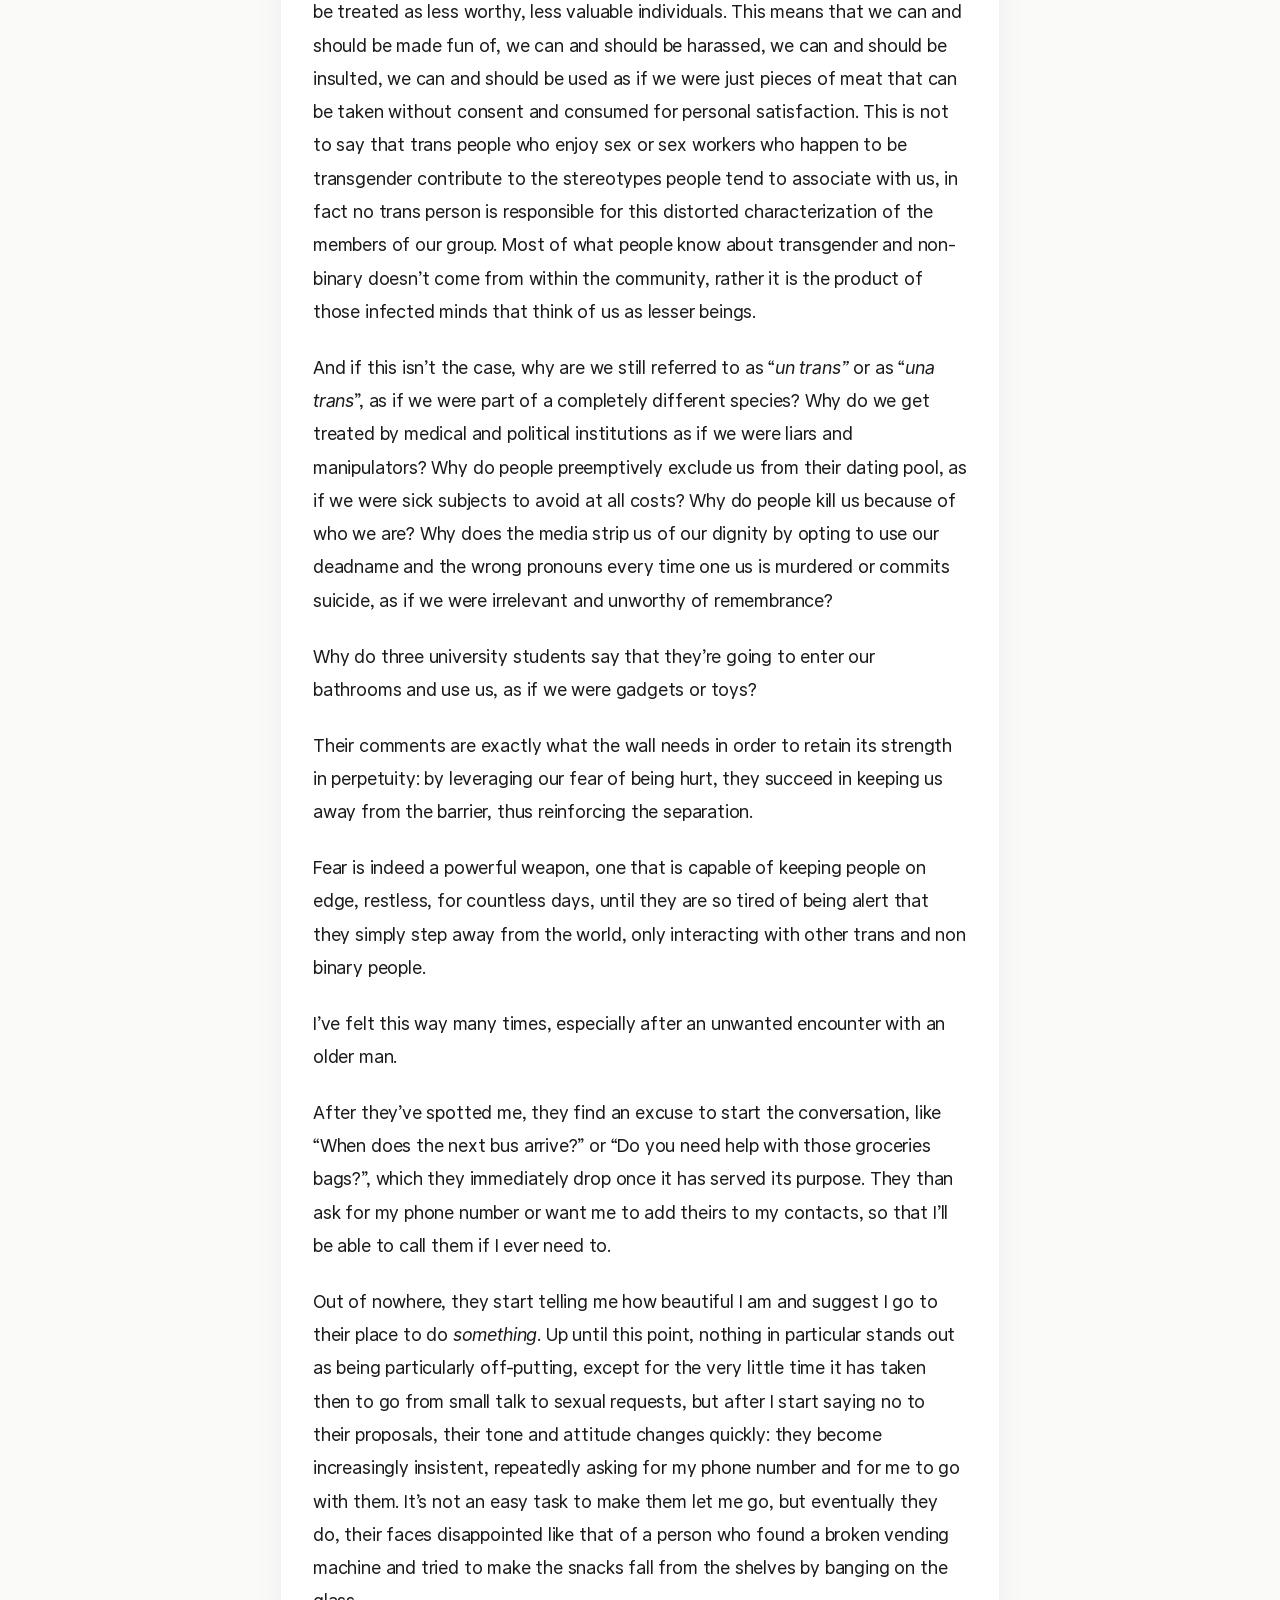
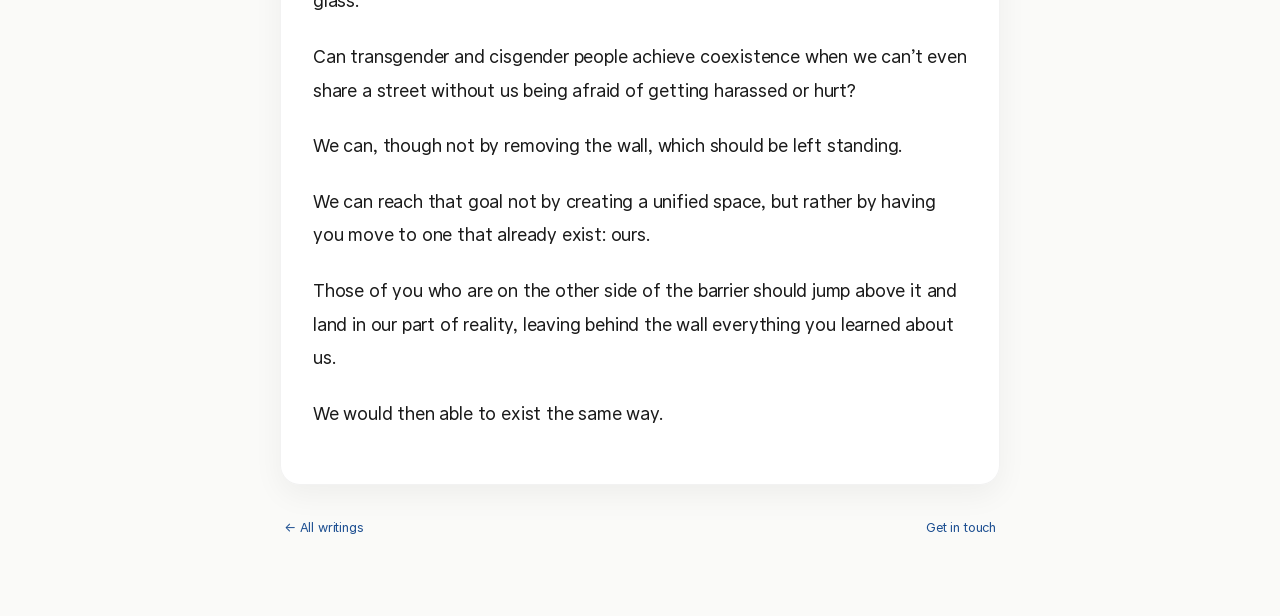
<file: writings/the-invisible-wall.html>
<!DOCTYPE html>
<html lang="en">
<head>
  <meta charset="UTF-8">
  <meta name="viewport" content="width=device-width, initial-scale=1.0">
  <title>The Invisible Wall · Aura Baroli</title>
  <meta name="description" content="The Invisible Wall, an article by Aura Baroli about the barriers separating transgender and non-binary people from the rest of society.">
  <meta name="author" content="Aura Baroli">
  <link href="https://fonts.googleapis.com/css2?family=Inter:wght@400;500;600;700&amp;display=swap" rel="stylesheet">
  <link rel="stylesheet" href="../style.css">
  <style>
/* Reuse the site's style.css. These low-priority defaults also let the new
   pages open on their own when the original stylesheet is unavailable. */
@layer writings-defaults {
  body.writings-page {
    margin: 0;
    background: #f6f7f9;
    color: #252a34;
    font-family: "Inter", system-ui, sans-serif;
    font-size: 16px;
    line-height: 1.65;
  }

  .writings-page .container {
    width: min(880px, calc(100% - 40px));
    margin: 0 auto;
    padding: 36px 0;
  }

  .writings-page .card {
    margin-bottom: 24px;
    padding: 36px;
    background: #fff;
    border: 1px solid #e3e6eb;
    border-radius: 16px;
  }

  .writings-page h1 {
    margin: 0 0 12px;
    font-size: clamp(2rem, 5vw, 2.75rem);
    line-height: 1.15;
    letter-spacing: -0.04em;
  }

  .writings-page h2 { font-size: 1.25rem; }
  .writings-page .tagline { margin: 0; }
  .writings-page a { color: inherit; }
}

.writings-page *, .writings-page *::before, .writings-page *::after {
  box-sizing: border-box;
}

.writing-site-header, .writing-site-header nav, .writing-footer {
  display: flex;
  align-items: center;
  justify-content: space-between;
  gap: 24px;
}

.writing-site-header { margin-bottom: 32px; }
.writing-site-name { font-weight: 700; letter-spacing: -0.025em; }
.writing-site-header a, .writing-footer a { text-decoration: none; }
.writing-site-header nav { gap: 20px; font-size: 0.875rem; }
.writing-site-header a[aria-current="page"] { text-decoration: underline; text-underline-offset: 6px; }
.writing-site-header a:hover, .writing-footer a:hover { text-decoration: underline; text-underline-offset: 5px; }
.writing-intro { padding-block: 44px; }
.writing-directory > h2 { margin: 0 0 16px; }
.writing-list { list-style: none; padding: 0; margin: 0; }
.writing-list > li + li { border-top: 1px solid #dce0e6; }
.writing-link { display: block; padding: 24px 0; color: inherit; text-decoration: none; }
.writing-link h3 { margin: 8px 0; font-size: 1.2rem; line-height: 1.4; letter-spacing: -0.02em; }
.writing-link p { margin: 0; line-height: 1.65; }
.writing-link:hover h3 { text-decoration: underline; text-underline-offset: 5px; }
.writing-arrow { display: inline-block; margin-left: 6px; font-size: 1rem; }
.writing-meta { margin: 0; font-size: 0.8rem; font-weight: 500; letter-spacing: 0.025em; }
.writing-back { display: inline-block; margin-bottom: 24px; font-size: 0.875rem; text-underline-offset: 4px; }
.writing-article-header { padding-bottom: 28px; border-bottom: 1px solid #dce0e6; }
.writing-article-header h1 { margin-top: 16px; overflow-wrap: anywhere; }
.writing-deck { margin: 16px 0; font-size: 1.125rem; line-height: 1.6; }
.writing-byline { margin: 16px 0 8px; font-size: 0.875rem; }
.writing-prose { max-width: 66ch; margin-inline: auto; padding-top: 12px; font-size: 1.0625rem; line-height: 1.85; overflow-wrap: anywhere; }
.writing-prose p { margin: 1.25em 0; }
.writing-prose h2, .writing-prose h3 { margin-top: 1.8em; line-height: 1.4; }
.writing-prose blockquote { margin: 28px 0; padding: 0 0 0 24px; border-left: 3px solid #aab2bf; font-style: italic; }
.writing-prose a { text-decoration: underline; text-underline-offset: 3px; }
.writing-prose img { display: block; max-width: 100%; height: auto; }
.writing-prose pre { max-width: 100%; overflow-x: auto; }
.writing-footer { margin-top: 32px; padding: 0 4px 12px; font-size: 0.8rem; }
.writings-page a:focus-visible { outline: 3px solid #526589; outline-offset: 5px; border-radius: 2px; }
.skip-link { position: absolute; top: 8px; left: 8px; padding: 12px 16px; background: #fff; color: #252a34 !important; border: 1px solid #252a34; z-index: 10; transform: translateY(-200%); }
.skip-link:focus { transform: translateY(0); }

@media (max-width: 560px) {
  .writings-page .container { width: calc(100% - 32px); padding-block: 24px; }
  .writings-page .card { padding: 24px; }
  .writing-site-header { gap: 12px; flex-wrap: wrap; margin-bottom: 24px; }
  .writing-site-header nav { gap: 16px; }
  .writing-footer { flex-wrap: wrap; gap: 16px; }
  .writing-prose { font-size: 1rem; }
}

@media print {
  .writing-site-header, .writing-back, .writing-footer, .skip-link { display: none; }
  body.writings-page { background: #fff; color: #000; }
  .writings-page .container { width: 100%; padding: 0; }
  .writings-page .card { border: 0; border-radius: 0; padding: 0; box-shadow: none; }
  .writing-prose { max-width: none; }
}

.writing-cover { margin: 32px auto; max-width: 360px; }
.writing-cover img { display: block; width: 100%; height: auto; border-radius: 4px; }
.writing-epigraph { margin: 2em 0; }
.writing-epigraph figcaption { margin-top: 16px; font-size: .875rem; line-height: 1.65; }
.writing-article-header h1 em { font-style: italic; }
.writing-notes { margin-top: 3em; padding-top: 12px; border-top: 1px solid #dce0e6; font-size: .875rem; }
.writing-notes .reference-back { display: inline-block; margin-bottom: 12px; font-size: .8rem; }
.writing-prose sup { font-size: .75em; line-height: 0; }
.writing-prose :target { scroll-margin-top: 24px; }
@media print { .reference-back { display: none !important; } .writing-cover { max-width: 200px; } }
.writing-article-header .writing-signature {
  display: block;
  width: 44px;
  height: 44px;
  margin: 0 0 16px;
  object-fit: contain;
}

  </style>
</head>
<body class="writings-page">
  <a class="skip-link" href="#main">Skip to content</a>
  <div class="container">
    <header class="writing-site-header">
      <a class="writing-site-name" href="../index.html">Aura Baroli</a>
      <nav aria-label="Main navigation">
        <a href="../index.html">Home</a>
        <a href="../writings.html">Writings</a>
      </nav>
    </header>
    <main id="main">
      <a class="writing-back" href="../writings.html">← All writings</a>
      <article class="card writing-article" aria-labelledby="writing-title">
        <header class="writing-article-header">
          <img class="writing-signature" src="[data-uri]" width="44" height="44" alt="Aura Baroli’s signature">
          <h1 id="writing-title">The Invisible Wall</h1>
          <p class="writing-byline">By Aura Baroli</p>
        </header>
        <div class="writing-prose">
<p data-source-paragraph="0">The following is an original article,  written for the purpose of applying to <em>Tra i Leoni</em>.</p>
<p data-source-paragraph="1">We don’t exist the same way you do.</p>
<p data-source-paragraph="2">We live separated from the rest of society, kept to the sides by an invisible barrier which we are not able to overcome.</p>
<p data-source-paragraph="3">A glass panel which separates us, the animals, from you, the humans.</p>
<p data-source-paragraph="4">While this may appear like an excessively pessimistic description of the way in which transgender and non binary people exist with respect to the rest of society, given the <a href="https://time.com/135480/transgender-tipping-point/">remarkable achievements </a>of the past decade, it <em>is</em> our reality. And what happened last February is a perfect example to showcase what I am referring to.</p>
<p data-source-paragraph="5">Just two weeks after I had sent my application to this University, on February 15th, every newspaper in this country <a href="https://www.fanpage.it/milano/insulti-transfobici-sui-bagni-gender-neutral-sospesi-3-studenti-della-bocconi-occasione-di-crescita/">broke the news </a>about an incident that had occurred here, and reading about it made me ask myself if I had taken the right decision by choosing to come here.</p>
<p data-source-paragraph="6">Seven months ago, three students were suspended  by the Disciplinary Committee after they were found to have violated the University Honor Code by posting transphobic comments on Instagram, underneath a post which announced the opening of new gender neutral bathrooms inside many campus buildings. Very briefly, they said they were going to use those bathrooms to have sex with those who were inside, i.e transgender and non-binary people; they even used an expression (<em>“andare a trans”</em>) which is usually employed, togheter with an even more vulgar one, by those men who are thinking about hiring a sex worker, thus linking trans people to sexual activity.</p>
<p data-source-paragraph="7">This connection isn’t casual: it is a natural consequence of the distorted perception of transgender and non binary people that is suspended in the air, all around us, like a deadly virus waiting to infect a brain: in those minds where the virus has settled, we exist as ridiculous, lurid, sexual, perverted, predatory, mentally ill <em>creatures </em>that must be either controlled or ostracized. The logical consequence of this belief is that, since we are disgusting, we can and should be treated as less worthy, less valuable individuals. This means that we can and should be made fun of, we can and should be harassed, we can and should be insulted, we can and should be used as if we were just pieces of meat that can be taken without consent and consumed for personal satisfaction. This is not to say that trans people who enjoy sex or sex workers who happen to be transgender contribute to the stereotypes people tend to associate with us, in fact no trans person is responsible for this distorted characterization of the members of our group. Most of what people know about transgender and non-binary doesn’t come from within the community, rather it is the product of those infected minds that think of us as lesser beings.</p>
<p data-source-paragraph="8">And if this isn’t the case, why are we still referred to as “<em>un trans” </em>or as “<em>una trans</em>”, as if we were part of a completely different species? Why do we get treated by medical and political institutions as if we were liars and manipulators? Why do people preemptively exclude us from their dating pool, as if we were sick subjects to avoid at all costs? Why do people kill us because of who we are? Why does the media strip us of our dignity by opting to use our deadname and the wrong pronouns every time one us is murdered or commits suicide, as if we were irrelevant and unworthy of remembrance?</p>
<p data-source-paragraph="9">Why do three university students say that they’re going to enter our bathrooms and use us, as if we were gadgets or toys?</p>
<p data-source-paragraph="10">Their comments are exactly what the wall needs in order to retain its strength in perpetuity: by leveraging our fear of being hurt, they succeed in keeping us away from the barrier, thus reinforcing the separation.</p>
<p data-source-paragraph="11">Fear is indeed a powerful weapon, one that is capable of keeping people on edge, restless, for countless days, until they are so tired of being alert that they simply step away from the world, only interacting with other trans and non binary people.</p>
<p data-source-paragraph="12">I’ve felt this way many times, especially after an unwanted encounter with an older man.</p>
<p data-source-paragraph="13">After they’ve spotted me, they find an excuse to start the conversation, like “When does the next bus arrive?” or “Do you need help with those groceries bags?”, which they immediately drop once it has served its purpose. They than ask for my phone number or want me to add theirs to my contacts, so that I’ll be able to call them if I ever need to.</p>
<p data-source-paragraph="14">Out of nowhere, they start telling me how beautiful I am and suggest I go to their place to do <em>something</em>. Up until this point, nothing in particular stands out as being particularly off-putting, except for the very little time it has taken then to go from small talk to sexual requests, but after I start saying no to their proposals, their tone and attitude changes quickly: they become increasingly insistent, repeatedly asking for my phone number and for me to go with them. It’s not an easy task to make them let me go, but eventually they do, their faces disappointed like that of a person who found a broken vending machine and tried to make the snacks fall from the shelves by banging on the glass.</p>
<p data-source-paragraph="15">Can transgender and cisgender people achieve coexistence when we can’t even share a street without us being afraid of getting harassed or hurt?</p>
<p data-source-paragraph="16">We can, though not by removing the wall, which should be left standing.</p>
<p data-source-paragraph="17">We can reach that goal not by creating a unified space, but rather by having you move to one that already exist: ours.</p>
<p data-source-paragraph="18">Those of you who are on the other side of the barrier should jump above it and land in our part of reality, leaving behind the wall everything you learned about us.</p>
<p data-source-paragraph="19">We would then able to exist the same way.</p>
        </div>
      </article>
    </main>
    <footer class="writing-footer">
      <a href="../writings.html">← All writings</a>
      <a href="mailto:aura@aurabaroli.com">Get in touch</a>
    </footer>
  </div>
</body>
</html>
</file>
<file: style.css>
/* Shared foundations for the homepage, writings directory, and article pages. */

@font-face {
  font-family: "Allo";
  src: url("fonts/AlloVariable.woff2") format("woff2");
  font-weight: 100 900;
  font-style: normal;
  font-display: swap;
}

@font-face {
  font-family: "Allo";
  src: url("fonts/Allo-Oblique.woff2") format("woff2");
  font-weight: 400;
  font-style: italic;
  font-display: swap;
}
:root {
  --color-text: #1a1a1a;
  --color-heading: #111;
  --color-muted: #666;
  --color-background: #fafaf8;
  --color-link: #1d4f91;
  --color-divider: rgba(0, 0, 0, 0.08);
  --font-size-text: clamp(1rem, 2.4vw, 1.125rem);
  --font-size-small: 0.875rem;
  --font-weight-title: 700;
  --font-weight-heading: 600;
}

*,
*::before,

*::after {
  box-sizing: border-box;
}

html {
  scroll-behavior: smooth;
}

body {
  margin: 0;
  font-family: "Allo", system-ui, sans-serif;
  font-size: 18px;
  line-height: 1.75;
  letter-spacing: -0.01em;
  color: var(--color-text);
  background: var(--color-background);
  -webkit-font-smoothing: antialiased;
  text-rendering: optimizeLegibility;
  transition: background 0.3s ease, color 0.3s ease;
}

.container {
  max-width: 760px;
  margin: 0 auto;
  padding: 64px 20px;
}

.card {
  background: rgba(255, 255, 255, 0.92);
  border: 1px solid rgba(0, 0, 0, 0.05);
  border-radius: 20px;
  padding: 32px;
  margin-bottom: 28px;
  box-shadow: 0 10px 30px rgba(0, 0, 0, 0.05);
  transition:
    transform 0.22s ease,
    box-shadow 0.22s ease,
    border-color 0.22s ease,
    background 0.22s ease;
  animation: cardFade 0.7s cubic-bezier(0.22, 1, 0.36, 1) backwards;
}

.card:hover {
  transform: translateY(-4px);
  box-shadow: 0 18px 44px rgba(0, 0, 0, 0.08);
  border-color: rgba(0, 0, 0, 0.08);
}

.card:nth-child(1) { animation-delay: 0.1s; }
.card:nth-child(2) { animation-delay: 0.22s; }
.card:nth-child(3) { animation-delay: 0.34s; }
.card:nth-child(4) { animation-delay: 0.46s; }
.card:nth-child(5) { animation-delay: 0.58s; }
.card:nth-child(6) { animation-delay: 0.7s; }

@keyframes cardFade {
  from {
    opacity: 0;
    transform: translateY(20px);
  }
  to {
    opacity: 1;
    transform: translateY(0);
  }
}

h1,
h2,
h3 {
  margin-top: 0;
  color: var(--color-heading);
  line-height: 1.2;
}

h1 {
  font-size: clamp(2.2rem, 5vw, 2.75rem);
  font-weight: var(--font-weight-title);
  margin-bottom: 8px;
  letter-spacing: -0.03em;
}

h2 {
  font-size: clamp(1.45rem, 3.5vw, 1.7rem);
  font-weight: var(--font-weight-heading);
  margin-bottom: 14px;
  letter-spacing: -0.02em;
}

h3 {
  font-size: clamp(1.15rem, 3vw, 1.3rem);
  font-weight: var(--font-weight-heading);
  margin-bottom: 10px;
  letter-spacing: -0.02em;
}

p {
  margin: 10px 0 0;
  font-size: var(--font-size-text);
}

.tagline {
  margin-top: 0;
  color: var(--color-muted);
  font-size: clamp(1rem, 2.6vw, 1.15rem);
  font-style: italic;
}

a {
  color: var(--color-link);
  text-decoration: none;
  transition: color 0.2s ease, opacity 0.2s ease;
}

a:hover {
  color: #12345f;
  text-decoration: underline;
}

a:focus-visible,
button:focus-visible {
  outline: 2px solid var(--color-link);
  outline-offset: 4px;
}

.links {
  margin-top: 22px;
  display: flex;
  flex-wrap: wrap;
  align-items: center;
  gap: 10px;
}

/* One button component. Older class names remain compatible with article pages. */
.button,
.top-button,
.writing-read-button,
button {
  display: inline-flex;
  align-items: center;
  justify-content: center;
  flex: 0 0 auto;
  gap: 8px;
  width: auto;
  min-width: 0;
  height: auto;
  padding: 10px 16px;
  border: 1px solid #000;
  border-radius: 14px;
  background: #000;
  color: #fff;
  font-family: inherit;
  font-size: 0.95rem;
  font-weight: 500;
  line-height: 1.4;
  white-space: nowrap;
  cursor: pointer;
  text-decoration: none;
  box-shadow: 0 4px 16px rgba(0, 0, 0, 0.04);
  transition:
    transform 0.2s ease,
    box-shadow 0.2s ease,
    background 0.2s ease,
    border-color 0.2s ease,
    color 0.2s ease;
}

.button:hover,
.top-button:hover,
.writing-read-button:hover,
button:hover {
  transform: translateY(-2px);
  background: #222;
  border-color: #222;
  color: #fff;
  box-shadow: 0 10px 24px rgba(0, 0, 0, 0.08);
  text-decoration: none;
}

.button:active,
.top-button:active,
.writing-read-button:active,
button:active {
  transform: translateY(0);
}

.button:focus-visible,
.top-button:focus-visible,
.writing-read-button:focus-visible,
button:focus-visible {
  outline: 2px solid #000;
  outline-offset: 4px;
}

.button-icon,
.reading-arrow {
  display: block;
  position: static;
  flex: 0 0 18px;
  width: 18px;
  height: 18px;
  margin: 0;
  padding: 0;
  background: transparent;
  border-radius: 0;
  fill: none;
  stroke: currentColor;
  stroke-width: 1.8;
  stroke-linecap: round;
  stroke-linejoin: round;
}

.button-icon.linkedin-logo {
  fill: currentColor;
  stroke: none;
}

.entry {
  margin-top: 20px;
}

.entry + .entry {
  padding-top: 20px;
  border-top: 1px solid var(--color-divider);
}

.entry-row {
  display: flex;
  justify-content: space-between;
  align-items: baseline;
  gap: 20px;
}

.entry-row.top {
  font-weight: var(--font-weight-title);
}

.entry-row.bottom {
  font-style: italic;
  color: #555;
  margin-top: 4px;
}

.entry-left,
.entry-right {
  font-size: var(--font-size-text);
}

.entry-left {
  min-width: 0;
}

.entry-right {
  text-align: right;
  white-space: nowrap;
}

.entry-with-logo {
  display: inline-flex;
  align-items: center;
  gap: 10px;
  min-width: 0;
}

.entry-logo {
  width: 26px;
  height: 26px;
  object-fit: cover;
  border-radius: 8px;
  flex-shrink: 0;
  box-shadow: 0 2px 8px rgba(0, 0, 0, 0.08);
  background: #fff;
}

.entry-details {
  margin-top: 10px;
}

.entry-details ul {
  margin-top: 8px;
}

ul {
  padding-left: 20px;
  margin: 12px 0 0;
}

li {
  margin-bottom: 8px;
  font-size: var(--font-size-text);
}

small,
.muted {
  color: var(--color-muted);
}

hr {
  border: 0;
  height: 1px;
  background: var(--color-divider);
  margin: 24px 0;
}

img {
  max-width: 100%;
  display: block;
}

::selection {
  background: rgba(29, 79, 145, 0.16);
}

.skip-link {
  position: absolute;
  top: 8px;
  left: 8px;
  z-index: 10;
  padding: 12px 16px;
  background: #fff;
  color: var(--color-text);
  border: 1px solid var(--color-text);
  transform: translateY(-200%);
}

.skip-link:focus {
  transform: translateY(0);
}

@media (max-width: 640px) {
  body {
    font-size: 16px;
  }

  .container {
    padding: 32px 14px;
  }

  .card {
    padding: 24px;
    border-radius: 16px;
    margin-bottom: 20px;
  }

  .button,
  .top-button,
  .writing-read-button,
  button {
    border-radius: 12px;
  }

  .entry-row {
    flex-direction: column;
    align-items: flex-start;
    gap: 2px;
  }

  .entry-right {
    text-align: left;
    white-space: normal;
  }

  .entry-logo {
    width: 24px;
    height: 24px;
    border-radius: 7px;
  }

  .entry-with-logo {
    gap: 8px;
  }
}

@media (prefers-reduced-motion: reduce) {
  html {
    scroll-behavior: auto;
  }

  *,
  *::before,
  *::after {
    animation: none !important;
    transition: none !important;
  }

  .card:hover,
  .button:hover,
  .top-button:hover,
  .writing-read-button:hover,
  button:hover {
    transform: none;
  }
}
</file>
<file: writings.css>
/* Page-specific layout only. Load after style.css on directory and article pages. */
.writing-site-header,
.writing-site-header nav,
.writing-footer {
  display: flex;
  align-items: center;
  justify-content: space-between;
  gap: 24px;
}

.writing-site-header {
  margin-bottom: 32px;
}

.writing-site-name {
  font-weight: var(--font-weight-title);
  letter-spacing: -0.025em;
}

.writing-site-header nav {
  gap: 20px;
  font-size: var(--font-size-small);
}

.writing-site-header a[aria-current="page"] {
  text-decoration: underline;
  text-underline-offset: 6px;
}

.writing-site-header a:hover,
.writing-footer a:hover {
  text-underline-offset: 5px;
}

.writing-list {
  list-style: none;
  padding: 0;
  margin: 0;
}

.writing-list > li {
  margin-bottom: 0;
}

.writing-list > li + li {
  border-top: 1px solid var(--color-divider);
}

.writing-entry {
  padding: 24px 0;
}

/* Match the homepage's entry titles; section headings come from style.css. */
.writing-entry h3 {
  margin: 0 0 10px;
  font-size: var(--font-size-text);
  font-weight: var(--font-weight-title);
  line-height: inherit;
  letter-spacing: inherit;
}

.writing-entry > p {
  margin: 0 0 14px;
}

.writing-entry .writing-entry-meta {
  display: flex;
  flex-wrap: wrap;
  gap: 6px 18px;
  margin-bottom: 20px;
  color: var(--color-muted);
  font-size: var(--font-size-small);
}

.writing-footer {
  margin-top: 32px;
  padding: 0 4px 12px;
  font-size: var(--font-size-small);
}

/* Keep the existing reading-page components for individual writings. */
.writing-link {
  display: block;
  padding: 24px 0;
  color: inherit;
  text-decoration: none;
}

.writing-link h3 {
  margin: 8px 0;
  font-size: 1.2rem;
  line-height: 1.4;
}

.writing-link p {
  margin: 0;
  line-height: 1.65;
}

.writing-link:hover h3 {
  text-decoration: underline;
  text-underline-offset: 5px;
}

.writing-arrow {
  display: inline-block;
  margin-left: 6px;
  font-size: 1rem;
}

.writing-meta {
  margin: 0;
  font-size: 0.8rem;
  font-weight: 500;
  letter-spacing: 0.025em;
}

.writing-back {
  display: inline-block;
  margin-bottom: 24px;
  font-size: var(--font-size-small);
  text-underline-offset: 4px;
}

.writing-article-header {
  padding-bottom: 28px;
  border-bottom: 1px solid var(--color-divider);
}

.writing-article-header h1 {
  margin-top: 16px;
  overflow-wrap: anywhere;
}

.writing-deck {
  margin: 16px 0;
  font-size: 1.125rem;
  line-height: 1.6;
}

.writing-byline {
  margin: 16px 0 8px;
  font-size: var(--font-size-small);
}

.writing-prose {
  max-width: 66ch;
  margin-inline: auto;
  padding-top: 12px;
  font-size: 1.0625rem;
  line-height: 1.85;
  overflow-wrap: anywhere;
}

.writing-prose p {
  margin: 1.25em 0;
}

.writing-prose h2,
.writing-prose h3 {
  margin-top: 1.8em;
  line-height: 1.4;
}

.writing-prose blockquote {
  margin: 28px 0;
  padding: 0 0 0 24px;
  border-left: 3px solid #aab2bf;
  font-style: italic;
}

.writing-prose a {
  text-decoration: underline;
  text-underline-offset: 3px;
}

.writing-prose img {
  height: auto;
}

.writing-prose pre {
  max-width: 100%;
  overflow-x: auto;
}

@media (max-width: 560px) {
  .writing-site-header {
    gap: 12px;
    flex-wrap: wrap;
    margin-bottom: 24px;
  }

  .writing-site-header nav {
    gap: 16px;
  }

  .writing-footer {
    flex-wrap: wrap;
    gap: 16px;
  }

  .writing-prose {
    font-size: 1rem;
  }
}

@media print {
  .writing-site-header,
  .writing-back,
  .writing-footer,
  .skip-link {
    display: none;
  }

  body.writings-page {
    background: #fff;
    color: #000;
  }

  .writings-page .container {
    width: 100%;
    padding: 0;
  }

  .writings-page .card {
    border: 0;
    border-radius: 0;
    padding: 0;
    box-shadow: none;
    animation: none;
    transform: none;
  }

  .writing-prose {
    max-width: none;
  }
}
</file>
